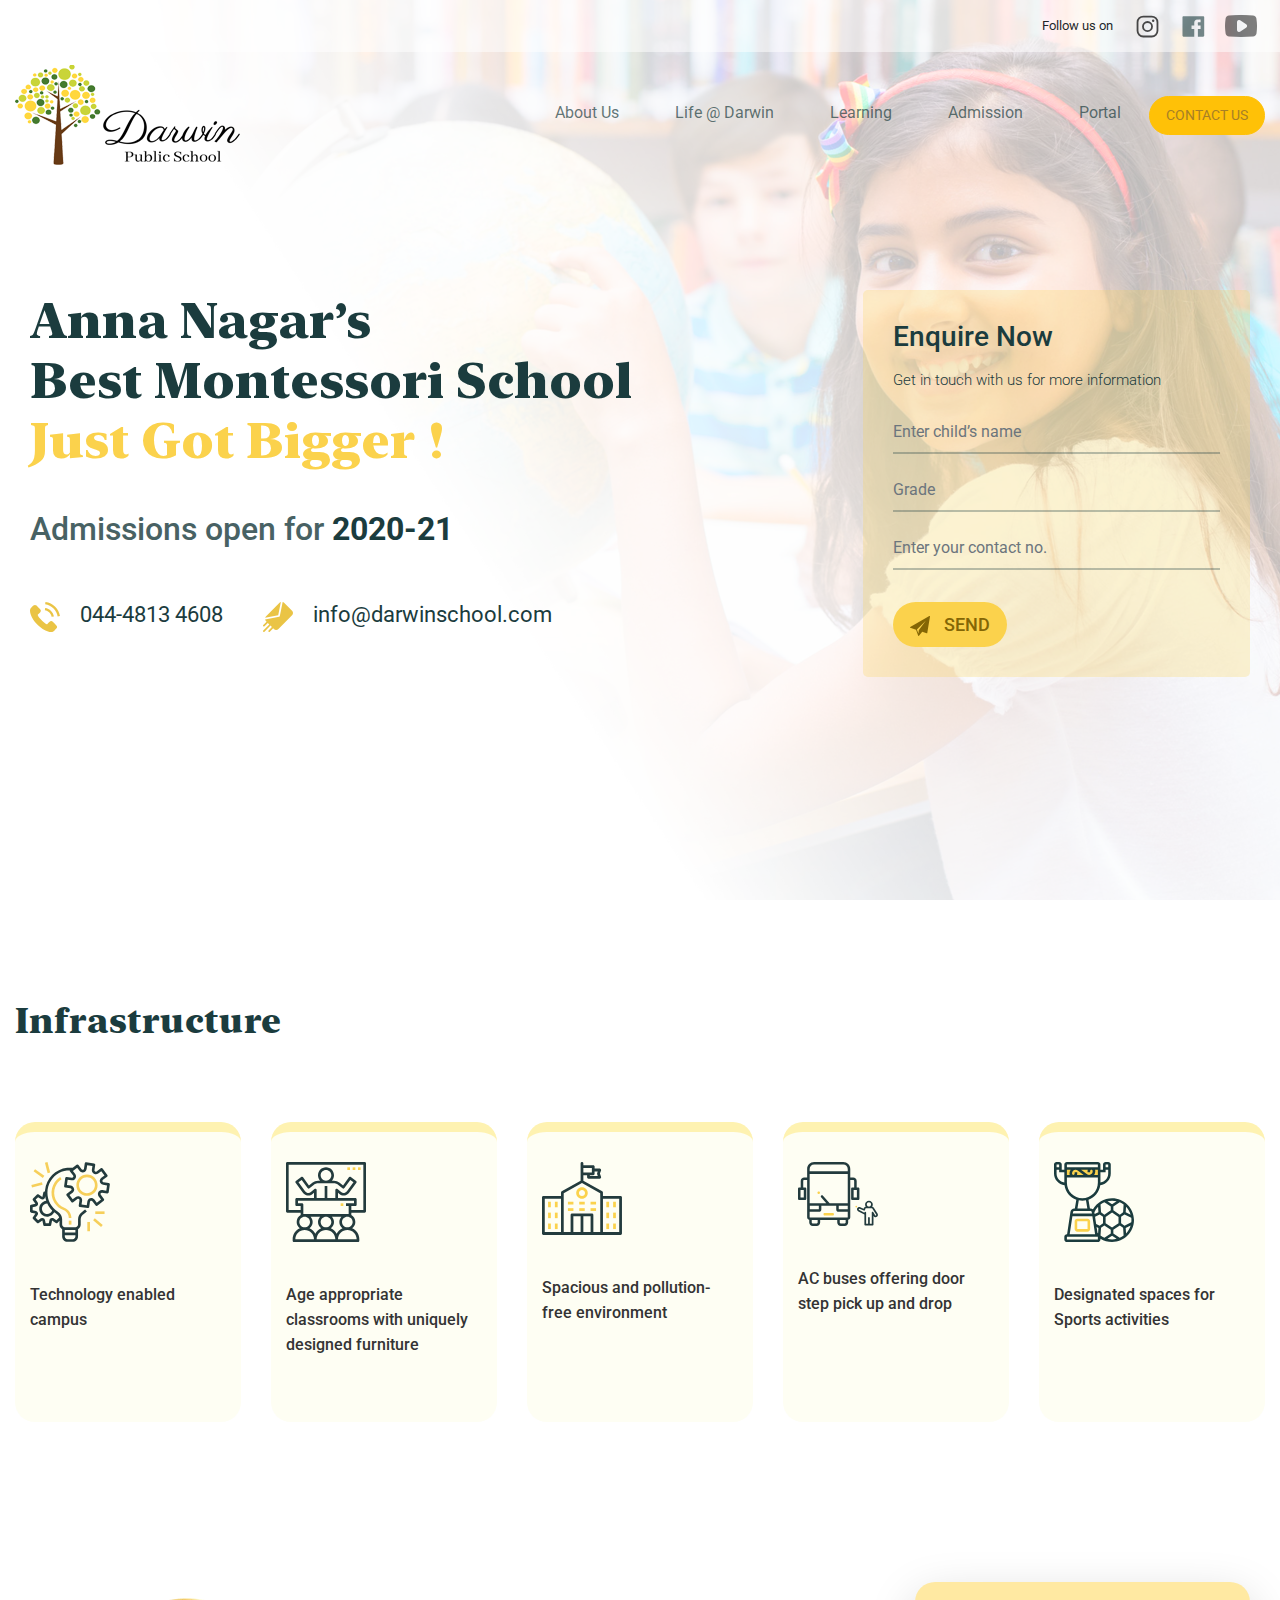
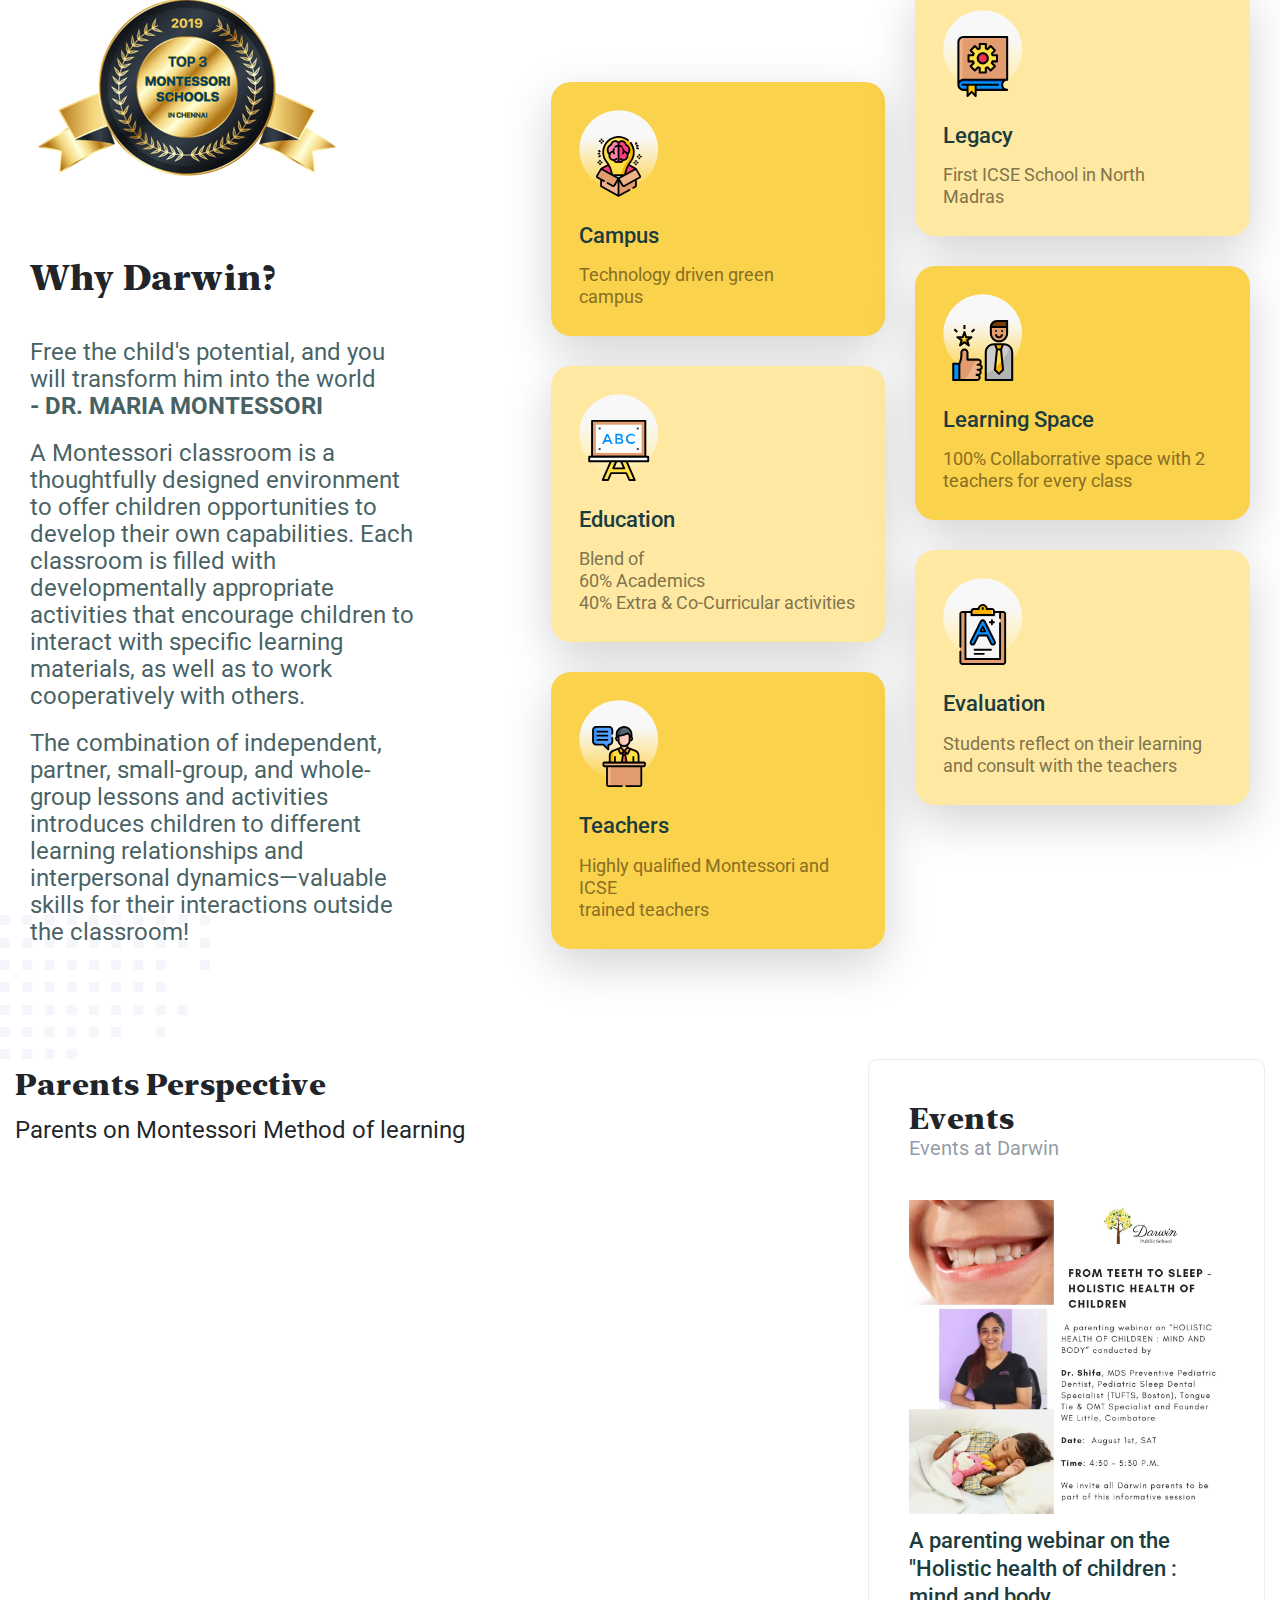
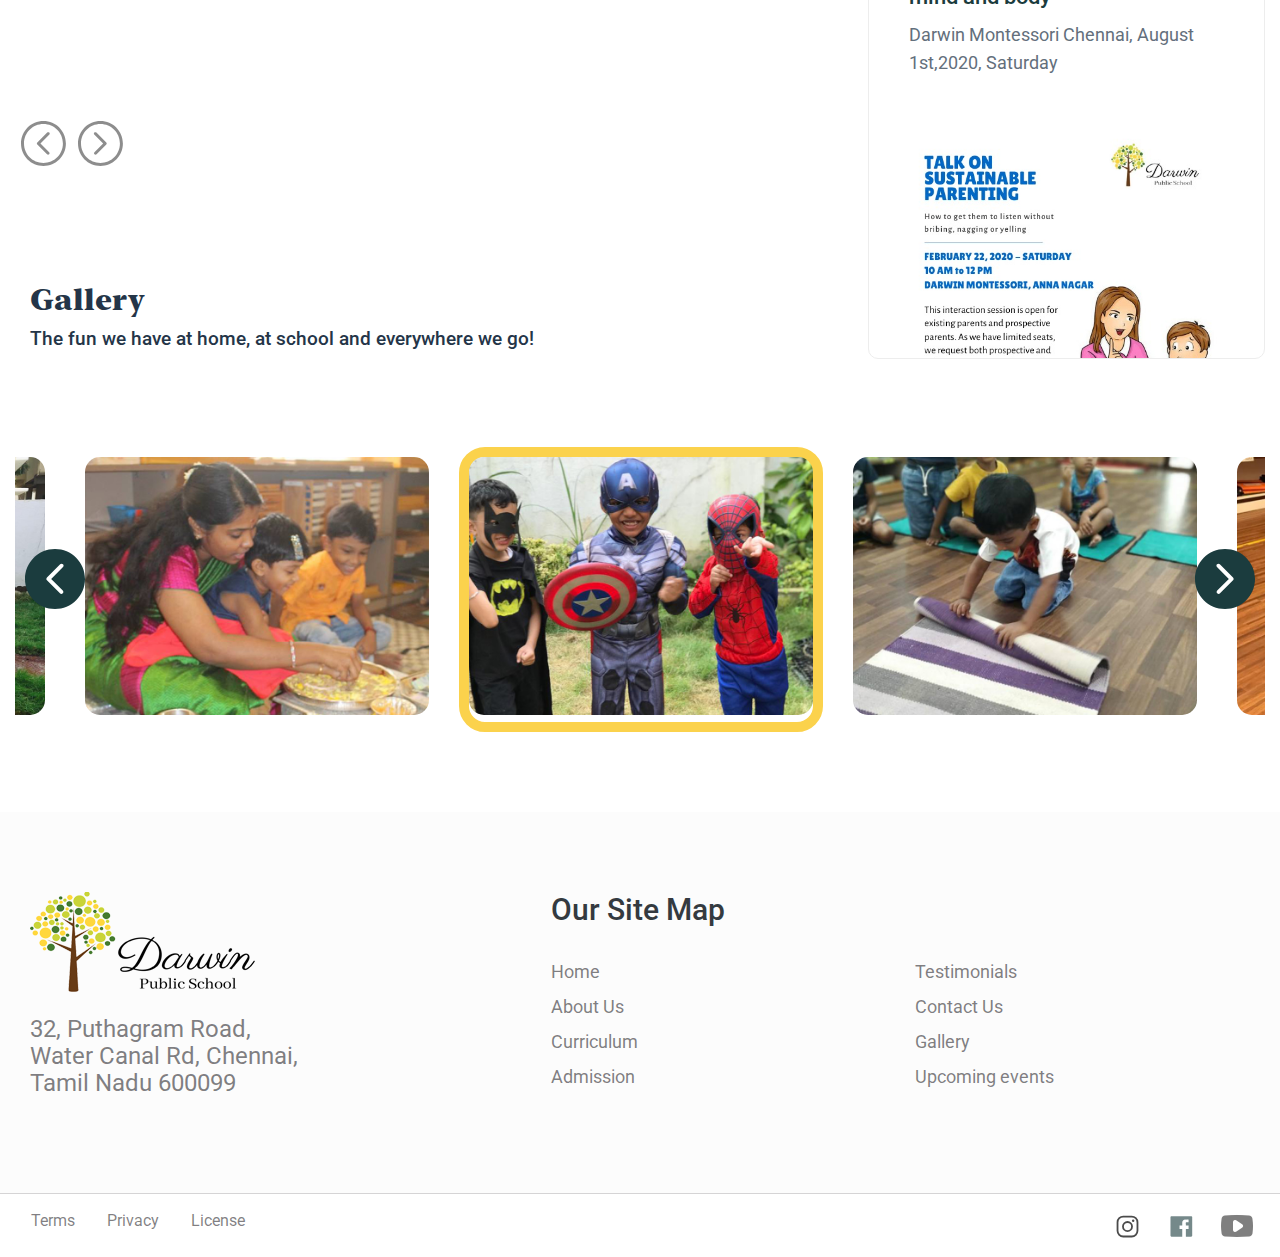
<file: index.html>
<!DOCTYPE html>
<html lang="en">
  <head>
    <!-- Required meta tags -->
    <meta charset="utf-8" />
    <meta
      name="viewport"
      content="width=device-width, initial-scale=1, shrink-to-fit=no"
    />

    <!-- Bootstrap CSS -->
    <link rel="stylesheet" href="css/bootstrap.min.css" />
    <link rel="stylesheet" href="scss/custom.css" />
    <link rel="stylesheet" href="scss/responsive.css" />
    <link rel="stylesheet" href="fonts/stylesheet.css" />
    <link rel="stylesheet" href="css/slick.css" />
    <link
      href="https://fonts.googleapis.com/css2?family=Roboto:wght@300;400;500;700&display=swap"
      rel="stylesheet"
    />

    <title>Darwin Public School</title>
    <link rel="shortcut icon" href="images/favicon.png" type="image/png" />
  </head>
  <body>
    <div class="container-fluid position-absolute">
      <div class="row social-top">
        <div class="container">
          <div class="row">
            <div class="col-md-auto social-top-content ml-auto">
              <span>Follow us on</span>
              <a
                href="https://www.instagram.com/darwinpublicschool/"
                target="_blank"
              >
                <img src="images/insta-icon.svg" class="insta-icon" alt="" />
              </a>
              <a
                href="https://www.facebook.com/darwinpublicschool/"
                target="_blank"
              >
                <img src="images/icon-fb.svg" alt="" />
              </a>
              <a
                href="https://www.youtube.com/channel/UCVIfw1fNpS28ihT_WG0MjDA"
                target="_blank"
              >
                <img src="images/youtube.png" alt="" />
              </a>
            </div>
          </div>
        </div>
      </div>
      <header class="container px-0">
        <nav class="navbar navbar-expand-lg navbar-light px-0">
          <a class="navbar-brand" href="index.html"
            ><img src="images/darwin-logo.png" alt=""
          /></a>
          <button
            class="navbar-toggler bg-warning"
            type="button"
            data-toggle="collapse"
            data-target="#navbarSupportedContent"
            aria-controls="navbarSupportedContent"
            aria-expanded="false"
            aria-label="Toggle navigation"
          >
            <span class="navbar-toggler-icon"></span>
          </button>

          <div class="collapse navbar-collapse" id="navbarSupportedContent">
            <ul class="navbar-nav ml-auto py-4 py-md-0">
              <li class="nav-item">
                <a class="nav-link" href="about.html"
                  >About Us <span class="sr-only">(current)</span></a
                >
              </li>
              <li class="nav-item">
                <a class="nav-link" href="darwin-life.html">Life @ Darwin</a>
              </li>
              <li class="nav-item">
                <a class="nav-link" href="learning.html">Learning</a>
              </li>
              <li class="nav-item">
                <a class="nav-link" href="admission.html">Admission</a>
              </li>
              <li class="nav-item">
                <a
                  class="nav-link"
                  target="_blank"
                  href="https://parent.neverskip.com/"
                  >Portal</a
                >
              </li>
            </ul>
            <a href="contact.html" class="btn btn-warning rounded-pill btn-lg">
              Contact Us
            </a>
          </div>
        </nav>
      </header>
    </div>
    <div class="container-fluid main-banner">
      <div class="container">
        <div class="row">
          <div class="col-sm-12 col-lg-7">
            <h1>
              <span
                >Anna Nagar’s <br />
                Best Montessori School
              </span>
              <br />
              Just Got Bigger !
            </h1>
            <h3>Admissions open for <span>2020-21 </span></h3>
            <div class="col px-0 banner-contact">
              <span>
                <img src="images/home-phone-icon.svg" alt="" /> 044-4813 4608
              </span>
              <span>
                <a href="mailto:info@darwinschool.com">
                  <img src="images/darwin-mail-icon.svg" alt="" />
                  info@darwinschool.com</a
                >
              </span>
            </div>
          </div>
          <div class="col-sm-12 col-lg-4 offset-lg-1 mt-auto">
            <div class="enquire-now">
              <h4>Enquire Now</h4>
              <p>Get in touch with us for more information</p>
              <form>
                <div class="form-group">
                  <input
                    type="text"
                    class="form-control"
                    id="childName"
                    aria-describedby="emailHelp"
                    placeholder="Enter child’s name"
                  />
                </div>
                <div class="form-group">
                  <input
                    type="text"
                    class="form-control"
                    id="parentsName"
                    aria-describedby="emailHelp"
                    placeholder="Grade"
                  />
                </div>
                <div class="form-group">
                  <input
                    type="text"
                    class="form-control"
                    id="contactNo"
                    placeholder="Enter your contact no."
                  />
                </div>
                <!-- <h6>Admissions open from 2020-21</h6> -->
                <button type="submit" class="btn rounded-pill btn-lg mt-3">
                  <img src="images/send-icon.svg" alt="" /> SEND
                </button>
              </form>
            </div>
          </div>
        </div>
      </div>
    </div>
    <div class="container infrastructure">
      <div class="row">
        <div class="col">
          <h2>Infrastructure</h2>
        </div>
      </div>
      <div class="row">
        <div class="col-12 col-sm-4 col-lg">
          <div class="infrastructure-info">
            <img src="images/tech-enabled-campus.svg" alt="" />
            <h6>Technology enabled campus</h6>
          </div>
        </div>
        <div class="col-12 col-sm-4 col-lg">
          <div class="infrastructure-info">
            <img src="images/planned-classrooms.svg" alt="" />
            <h6>Age appropriate classrooms with uniquely designed furniture</h6>
          </div>
        </div>
        <div class="col-12 col-sm-4 col-lg mb-sm-5 mb-lg-0">
          <div class="infrastructure-info">
            <img src="images/great-environment.svg" alt="" />
            <h6>Spacious and pollution-free environment</h6>
          </div>
        </div>
        <div class="col-12 col-sm-4 col-lg">
          <div class="infrastructure-info">
            <img src="images/acbus-doorstep.svg" alt="" />
            <h6>AC buses offering door step pick up and drop</h6>
          </div>
        </div>
        <div class="col-12 col-sm-4 col-lg">
          <div class="infrastructure-info">
            <img src="images/winner.svg" alt="" />
            <h6>Designated spaces for Sports activities</h6>
          </div>
        </div>
      </div>
    </div>
    <div class="container-fluid why-darwin">
      <div class="container">
        <div class="row">
          <div class="col-sm-12 col-lg-4">
            <img src="images/top-school-badge.png" class="img-fluid" alt="" />
            <h2>Why Darwin?</h2>
            <p>
              Free the child's potential, and you will transform him into the
              world <span>- DR. MARIA MONTESSORI</span>
            </p>
            <p>
              A Montessori classroom is a thoughtfully designed environment to
              offer children opportunities to develop their own capabilities.
              Each classroom is filled with developmentally appropriate
              activities that encourage children to interact with specific
              learning materials, as well as to work cooperatively with others.
            </p>

            <p>
              The combination of independent, partner, small-group, and
              whole-group lessons and activities introduces children to
              different learning relationships and interpersonal
              dynamics—valuable skills for their interactions outside the
              classroom!
            </p>
          </div>
          <div class="col-lg-7 offset-lg-1 mt-sm-5 mt-lg-0">
            <div class="row">
              <div class="col-sm-6 col-lg-6">
                <div class="darwin-speciality shadow-lg first-box-mt">
                  <img src="images/darwin-campus.svg" alt="" />
                  <div>
                    <h4>Campus</h4>
                    <p>
                      Technology driven green <br />
                      campus
                    </p>
                  </div>
                </div>
                <div class="darwin-speciality speciality-light-bg shadow-lg">
                  <img src="images/darwin-education.svg" alt="" />
                  <div>
                    <h4>Education</h4>
                    <p>
                      Blend of <br />
                      60% Academics <br />
                      40% Extra &amp; Co-Curricular activities
                    </p>
                  </div>
                </div>
                <div class="darwin-speciality shadow-lg">
                  <img src="images/darwin-teachers.svg" alt="" />
                  <div>
                    <h4>Teachers</h4>
                    <p>
                      Highly qualified Montessori and ICSE <br />
                      trained teachers
                    </p>
                  </div>
                </div>
              </div>
              <div class="col-md-6">
                <div class="darwin-speciality speciality-light-bg shadow-lg">
                  <img src="images/darwin-legacy.svg" alt="" />
                  <div>
                    <h4>Legacy</h4>
                    <p>
                      First ICSE School in North <br />
                      Madras
                    </p>
                  </div>
                </div>
                <div class="darwin-speciality shadow-lg">
                  <img src="images/darwin-learning-space.svg" alt="" />
                  <div>
                    <h4>Learning Space</h4>
                    <p>
                      100% Collaborrative space with 2 teachers for every class
                    </p>
                  </div>
                </div>
                <div class="darwin-speciality speciality-light-bg shadow-lg">
                  <img src="images/darwin-evaluation.svg" alt="" />
                  <div>
                    <h4>Evaluation</h4>
                    <p>
                      Students reflect on their learning and consult with the
                      teachers
                    </p>
                  </div>
                </div>
              </div>
            </div>
          </div>
        </div>
      </div>
    </div>
    <div class="container video-blog" id="videoGallery">
      <div class="row">
        <div class="col-sm-12 col-lg-7">
          <div class="row">
            <div class="col perspective-headings">
              <h3>Parents Perspective</h3>
              <p>Parents on Montessori Method of learning</p>
            </div>
          </div>
          <div class="row">
            <div class="col">
              <div
                id="carouselExampleIndicators"
                class="carousel slide"
                data-ride="carousel"
              >
                <div class="carousel-inner">
                  <div class="carousel-item active">
                    <iframe
                      class="active-video d-block w-100"
                      src="https://www.youtube.com/embed/evyIbeQJFcQ"
                      frameborder="0"
                      allow="accelerometer; autoplay; encrypted-media; gyroscope; picture-in-picture"
                      allowfullscreen
                    ></iframe>
                    <!-- <img
                      src="images/blog-event1.png"
                      class="d-block w-100"
                      alt="..."
                    /> -->
                  </div>
                  <div class="carousel-item">
                    <iframe
                      class="active-video d-block w-100"
                      src="https://www.youtube.com/embed/ZTHhHr5wjwY"
                      frameborder="0"
                      allow="accelerometer; autoplay; encrypted-media; gyroscope; picture-in-picture"
                      allowfullscreen
                    ></iframe>
                  </div>
                  <div class="carousel-item">
                    <iframe
                      class="active-video d-block w-100"
                      src="https://www.youtube.com/embed/3_6ZCCjMzZ0"
                      frameborder="0"
                      allow="accelerometer; autoplay; encrypted-media; gyroscope; picture-in-picture"
                      allowfullscreen
                    ></iframe>
                  </div>
                  <!-- <div class="carousel-item">
                    <iframe
                      class="active-video d-block w-100"
                      src="https://www.youtube.com/embed/5PheS35jBtw"
                      frameborder="0"
                      allow="accelerometer; autoplay; encrypted-media; gyroscope; picture-in-picture"
                      allowfullscreen
                    ></iframe>
                    <iframe
                      class="active-video d-block w-100"
                      width="560"
                      height="315"
                      src="https://www.youtube.com/embed/PJtKxRPrl4o"
                      frameborder="0"
                      allow="accelerometer; autoplay; clipboard-write; encrypted-media; gyroscope; picture-in-picture"
                      allowfullscreen
                    ></iframe>
                  </div> -->
                </div>
                <ol class="carousel-indicators">
                  <li
                    data-target="#carouselExampleIndicators"
                    data-slide-to="0"
                    class="active"
                  >
                    <iframe
                      class="video-tile d-block w-100"
                      src="https://www.youtube.com/embed/evyIbeQJFcQ"
                      frameborder="0"
                      allow="accelerometer; autoplay; encrypted-media; gyroscope; picture-in-picture"
                      allowfullscreen
                    ></iframe>
                    <div class="tile-overlay"></div>
                    <p>Lorem ipsum, or lipsum as it is sometimes known.</p>
                  </li>
                  <li
                    data-target="#carouselExampleIndicators"
                    data-slide-to="1"
                  >
                    <iframe
                      class="video-tile d-block w-100"
                      src="https://www.youtube.com/embed/ZTHhHr5wjwY"
                      frameborder="0"
                      allow="accelerometer; autoplay; encrypted-media; gyroscope; picture-in-picture"
                      allowfullscreen
                    ></iframe>
                    <div class="tile-overlay"></div>
                    <p>Lorem ipsum, or lipsum as it is sometimes known.</p>
                  </li>
                  <li
                    data-target="#carouselExampleIndicators"
                    data-slide-to="2"
                  >
                    <iframe
                      class="video-tile d-block w-100"
                      src="https://www.youtube.com/embed/3_6ZCCjMzZ0"
                      frameborder="0"
                      allow="accelerometer; autoplay; encrypted-media; gyroscope; picture-in-picture"
                      allowfullscreen
                    ></iframe>
                    <div class="tile-overlay"></div>
                    <p>Lorem ipsum, or lipsum as it is sometimes known.</p>
                  </li>
                  <!-- <li
                    data-target="#carouselExampleIndicators"
                    data-slide-to="3"
                  >
                  <iframe
                      class="video-tile d-block w-100"
                      src="https://www.youtube.com/embed/5PheS35jBtw"
                      frameborder="0"
                      allow="accelerometer; autoplay; encrypted-media; gyroscope; picture-in-picture"
                      allowfullscreen
                    ></iframe>
                    <div class="tile-overlay"></div> 

                    <iframe
                      class="video-tile d-block w-100"
                      width="560"
                      height="315"
                      src="https://www.youtube.com/embed/PJtKxRPrl4o"
                      frameborder="0"
                      allow="accelerometer; autoplay; clipboard-write; encrypted-media; gyroscope; picture-in-picture"
                      allowfullscreen
                    ></iframe>
                    <div class="tile-overlay"></div>

                    <p>Lorem ipsum, or lipsum as it is sometimes known.</p>
                  </li> -->
                </ol>

                <div class="d-flex">
                  <a
                    class="carousel-control-prev"
                    href="#carouselExampleIndicators"
                    role="button"
                    data-slide="prev"
                  >
                    <img src="images/carousel-arrow-left.svg" alt="" />
                  </a>
                  <a
                    class="carousel-control-next"
                    href="#carouselExampleIndicators"
                    role="button"
                    data-slide="next"
                  >
                    <img src="images/carousel-arrow-right.svg" alt="" />
                  </a>
                </div>
              </div>
            </div>
          </div>
        </div>
        <div class="col-sm-12 col-lg-4 offset-lg-1">
          <div class="blog-events">
            <div class="d-flex justify-content-between darwin-events">
              <h3>Events <span class="d-block"> Events at Darwin</span></h3>
              <!-- <a href="#">View All</a> -->
            </div>
            <div class="event-box">
              <img src="images/Event1.jpg" class="img-fluid" alt="" />
              <h4>
                A parenting webinar on the "Holistic health of children : mind
                and body
              </h4>
              <p>Darwin Montessori Chennai, August 1st,2020, Saturday</p>
            </div>
            <div class="event-box">
              <img src="images/Event2.jpg" class="img-fluid" alt="" />
              <h4>Talk on sustainable parenting</h4>
              <p>Darwin Montessori Chennai, Feb 22nd , 2020, Saturday</p>
            </div>
            <div class="event-box">
              <img src="images/Event3.jpg" class="img-fluid" alt="" />
              <h4>Workshop on child psychology for early years</h4>
              <p>
                Darwin Montessori Chennai, Saturday, 25th Jan, 2020, Saturday
              </p>
            </div>
            <div class="event-box">
              <img src="images/Event4.jpg" class="img-fluid" alt="" />
              <h4>Workshop on introducing Mathematics to children</h4>
              <p>Darwin Montessori Chennai, Saturday, April 6th , 2019</p>
            </div>
            <div class="event-box">
              <img src="images/Event5.jpg" class="img-fluid" alt="" />
              <h4>Phonic Learning - Road to Reading and writing:</h4>
              <p>Darwin Montessori Chennai, Saturday, Feb 2, 2019, 10:00 AM</p>
            </div>
          </div>
        </div>
      </div>
    </div>
    <div class="container-fluid gallery-page" id="galleryCarousel">
      <div class="container">
        <div class="row">
          <div class="col">
            <h3>
              Gallery
              <span class="d-block">
                The fun we have at home, at school and everywhere we go!
              </span>
            </h3>
          </div>
        </div>
        <!-- <div class="row">
          <div class="col d-flex justify-content-between">
            <ul class="nav nav-pills">
              <li class="nav-item">
                <a class="nav-link active" href="javascript:;"
                  >SCHOOL ACTIVITY</a
                >
              </li>
              <li class="nav-item">
                <a class="nav-link" href="javascript:;">SCHOOL EVENT</a>
              </li>
              <li class="nav-item">
                <a class="nav-link" href="#">OUTDOOR ACTIVITY</a>
              </li>
              <li class="nav-item">
                <a class="nav-link" href="javascript:;">PARENTS MEET</a>
              </li>
            </ul>
          </div>
        </div> -->
      </div>
      <div class="row">
        <div class="col">
          <div class="slick-slider">
            <div class="slick-item-box">
              <img
                src="images/home-gallery-img1.jpg"
                class="img-fluid"
                alt=""
              />
              <!-- <div class="active-content">
                <h4>
                  The fun we have at home, at school and everywhere we go!
                </h4>
                 <h5>Saturday, 6 April 2019</h5>
              </div> -->
            </div>
            <div class="slick-item-box">
              <img
                src="images/home-gallery-img2.jpg"
                class="img-fluid"
                alt=""
              />
              <!-- <div class="active-content">
                <h4>
                  The fun we have at home, at school and everywhere we go!
                </h4>
                 <h5>Saturday, 6 April 2019</h5>
              </div> -->
            </div>
            <div class="slick-item-box">
              <img
                src="images/home-gallery-img3.jpg"
                class="img-fluid"
                alt=""
              />
              <!-- <div class="active-content">
                <h4>
                  The fun we have at home, at school and everywhere we go!
                </h4>
                 <h5>Saturday, 6 April 2019</h5>
              </div> -->
            </div>
            <div class="slick-item-box">
              <img
                src="images/home-gallery-img4.jpg"
                class="img-fluid"
                alt=""
              />
              <!-- <div class="active-content">
                <h4>
                  The fun we have at home, at school and everywhere we go!
                </h4>
                 <h5>Saturday, 6 April 2019</h5>
              </div> -->
            </div>
            <div class="slick-item-box">
              <img
                src="images/home-gallery-img5.jpg"
                class="img-fluid"
                alt=""
              />
              <!-- <div class="active-content">
                <h4>
                  The fun we have at home, at school and everywhere we go!
                </h4>
                 <h5>Saturday, 6 April 2019</h5>
              </div> -->
            </div>
            <div class="slick-item-box">
              <img
                src="images/home-gallery-img6.jpg"
                class="img-fluid"
                alt=""
              />
              <!-- <div class="active-content">
                <h4>
                  The fun we have at home, at school and everywhere we go!
                </h4>
                 <h5>Saturday, 6 April 2019</h5>
              </div> -->
            </div>
            <div class="slick-item-box">
              <img
                src="images/home-gallery-img7.jpg"
                class="img-fluid"
                alt=""
              />
              <!-- <div class="active-content">
                <h4>
                  The fun we have at home, at school and everywhere we go!
                </h4>
                 <h5>Saturday, 6 April 2019</h5>
              </div> -->
            </div>
            <div class="slick-item-box">
              <img
                src="images/home-gallery-img8.jpg"
                class="img-fluid"
                alt=""
              />
              <!-- <div class="active-content">
                <h4>
                  The fun we have at home, at school and everywhere we go!
                </h4>
                 <h5>Saturday, 6 April 2019</h5>
              </div> -->
            </div>
            <div class="slick-item-box">
              <img
                src="images/home-gallery-img9.jpg"
                class="img-fluid"
                alt=""
              />
              <!-- <div class="active-content">
                <h4>
                  The fun we have at home, at school and everywhere we go!
                </h4>
                 <h5>Saturday, 6 April 2019</h5>
              </div> -->
            </div>
            <div class="slick-item-box">
              <img
                src="images/home-gallery-img10.jpg"
                class="img-fluid"
                alt=""
              />
              <!-- <div class="active-content">
                <h4>
                  The fun we have at home, at school and everywhere we go!
                </h4>
                 <h5>Saturday, 6 April 2019</h5>
              </div> -->
            </div>
            <div class="slick-item-box">
              <img
                src="images/home-gallery-img11.jpg"
                class="img-fluid"
                alt=""
              />
              <!-- <div class="active-content">
                <h4>
                  The fun we have at home, at school and everywhere we go!
                </h4>
                 <h5>Saturday, 6 April 2019</h5>
              </div> -->
            </div>
          </div>
        </div>
      </div>
    </div>
    <footer class="container-fluid">
      <div class="container">
        <div class="row">
          <div class="col-md-5">
            <img src="images/darwin-logo.png" alt="" />
            <p class="mt-4">
              32, Puthagram Road, <br />
              Water Canal Rd, Chennai, <br />
              Tamil Nadu 600099
            </p>
          </div>
          <div class="col-md-7">
            <div class="row">
              <div class="col"><h4 class="text-dark">Our Site Map</h4></div>
            </div>
            <div class="row">
              <div class="col-md-6">
                <ul class="p-0">
                  <li><a href="index.html"> Home </a></li>
                  <li><a href="about.html"> About Us </a></li>
                  <li><a href="learning.html"> Curriculum</a></li>
                  <li><a href="admission.html"> Admission</a></li>
                </ul>
              </div>
              <div class="col-md-6">
                <ul class="p-0">
                  <li><a href="index.html#videoGallery"> Testimonials </a></li>
                  <li>
                    <a href="contact.html"> Contact Us </a>
                  </li>
                  <li>
                    <a href="index.html#galleryCarousel"> Gallery </a>
                  </li>
                  <li>
                    <a href="index.html#videoGallery"> Upcoming events</a>
                  </li>
                </ul>
              </div>
              <!-- <div class="col-md-4">
                <h5>News</h5>
                <p>Lorem ipsum, or lipsum as it is sometimes kno</p>
              </div> -->
            </div>
          </div>
        </div>
      </div>
    </footer>

    <div class="container-fluid terms">
      <div class="container">
        <div class="row">
          <div class="col-md-6">
            <ul class="nav">
              <li class="nav-item">
                <a class="nav-link active" href="#">Terms</a>
              </li>
              <li class="nav-item">
                <a class="nav-link" href="#">Privacy</a>
              </li>
              <li class="nav-item">
                <a class="nav-link" href="#">License</a>
              </li>
            </ul>
          </div>
          <div class="col-md-6 social-footer text-center text-md-right">
            <a
              href="https://www.instagram.com/darwinpublicschool/"
              target="_blank"
            >
              <img src="images/insta-icon.svg" class="insta-icon" alt="" />
            </a>
            <a
              href="https://www.facebook.com/darwinpublicschool/"
              target="_blank"
            >
              <img src="images/icon-fb.svg" alt="" />
            </a>
            <a
              href="https://www.youtube.com/channel/UCVIfw1fNpS28ihT_WG0MjDA"
              target="_blank"
            >
              <img src="images/youtube.png" alt="" />
            </a>
          </div>
        </div>
      </div>
    </div>
    <!-- Optional JavaScript -->
    <!-- jQuery first, then Popper.js, then Bootstrap JS -->
    <script src="js/jquery.min.js"></script>
    <script src="js/slick.js"></script>
    <script src="js/bootstrap.min.js"></script>
    <script>
      $('.slick-slider').slick({
        centerMode: true,
        slidesToShow: 3,
        dots: false,
        arrows: true,
        swipe: true,
        infinite: true,
        swipeToSlide: true,
        adaptiveHeight: true,
        responsive: [
          {
            breakpoint: 767,
            settings: { centerMode: false, slidesToShow: 2, slidesToScroll: 2 },
          },
        ],
      });
    </script>
    <script>
      $(document).ready(function () {
        $('.gallery-page .nav li a').click(function () {
          $('.gallery-page .nav li a').removeClass('active');

          $(this).addClass('active');
        });
      });
    </script>
  </body>
</html>
</file>
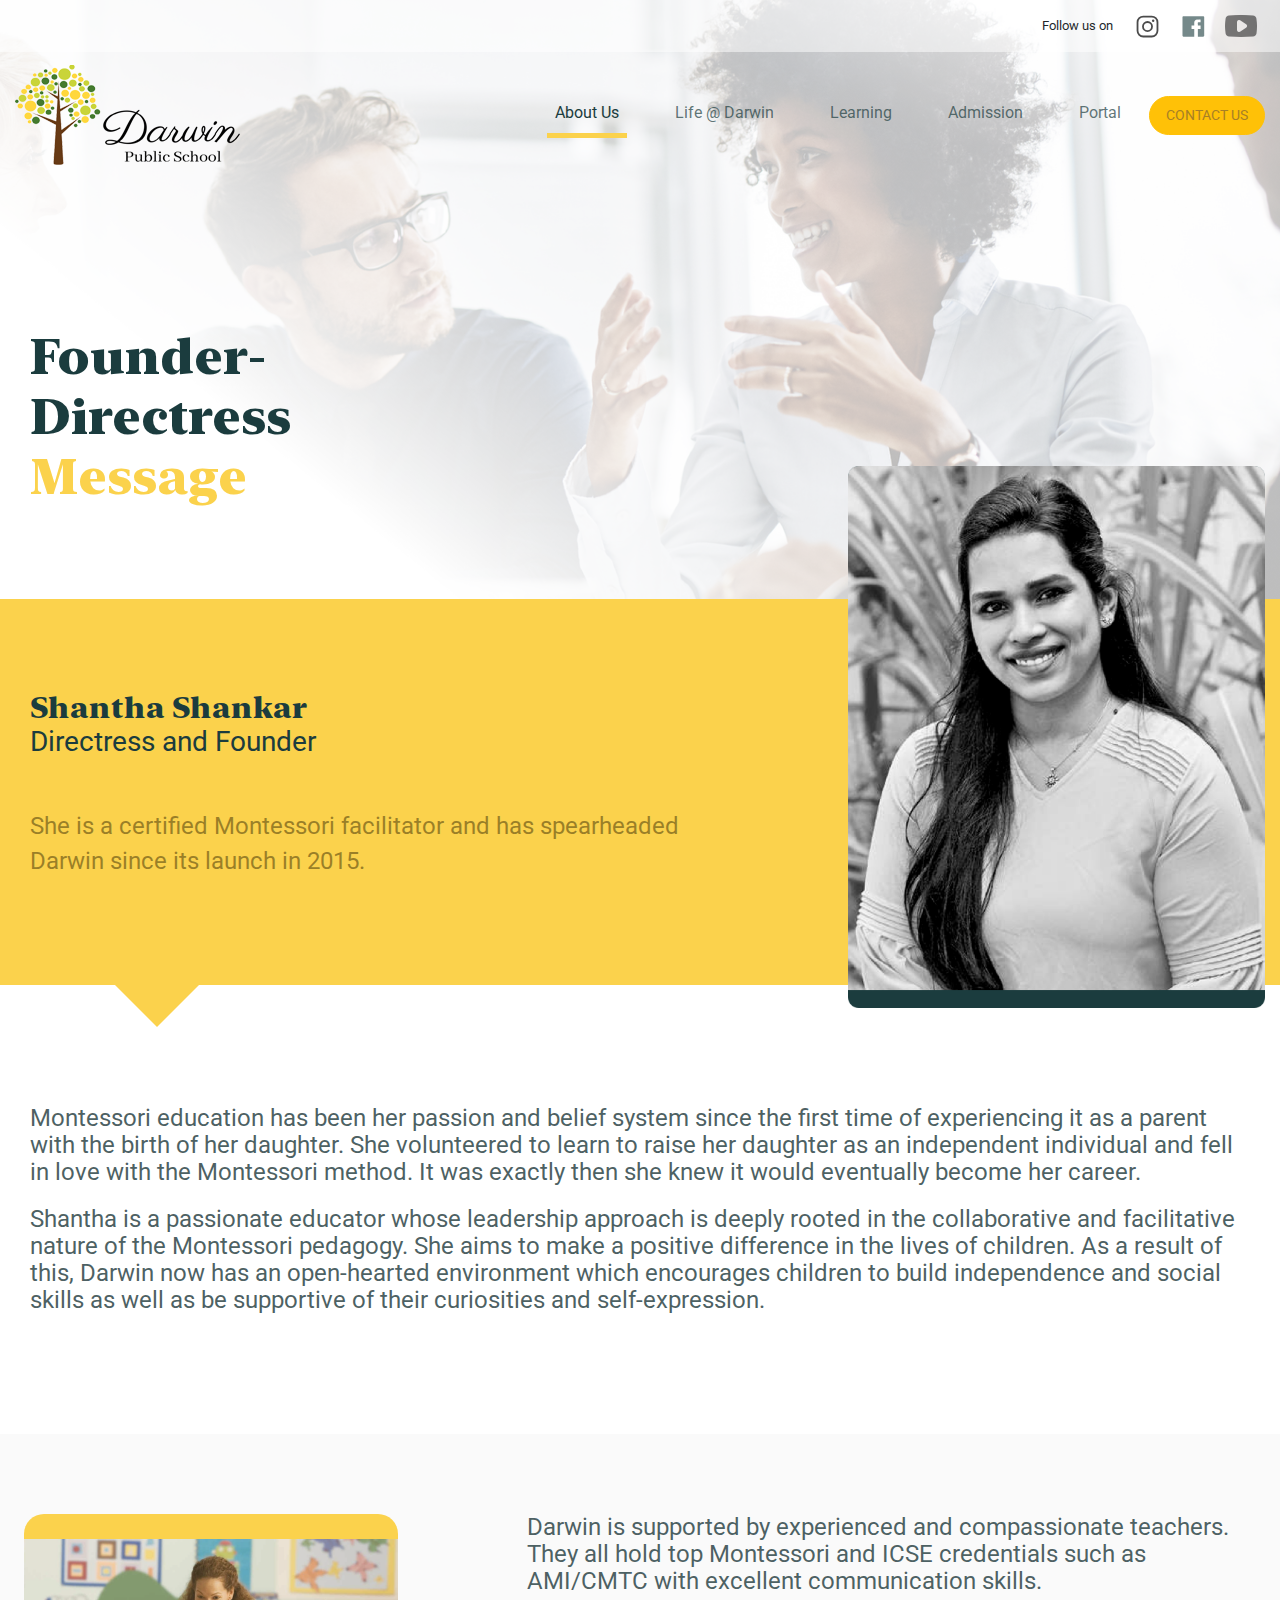
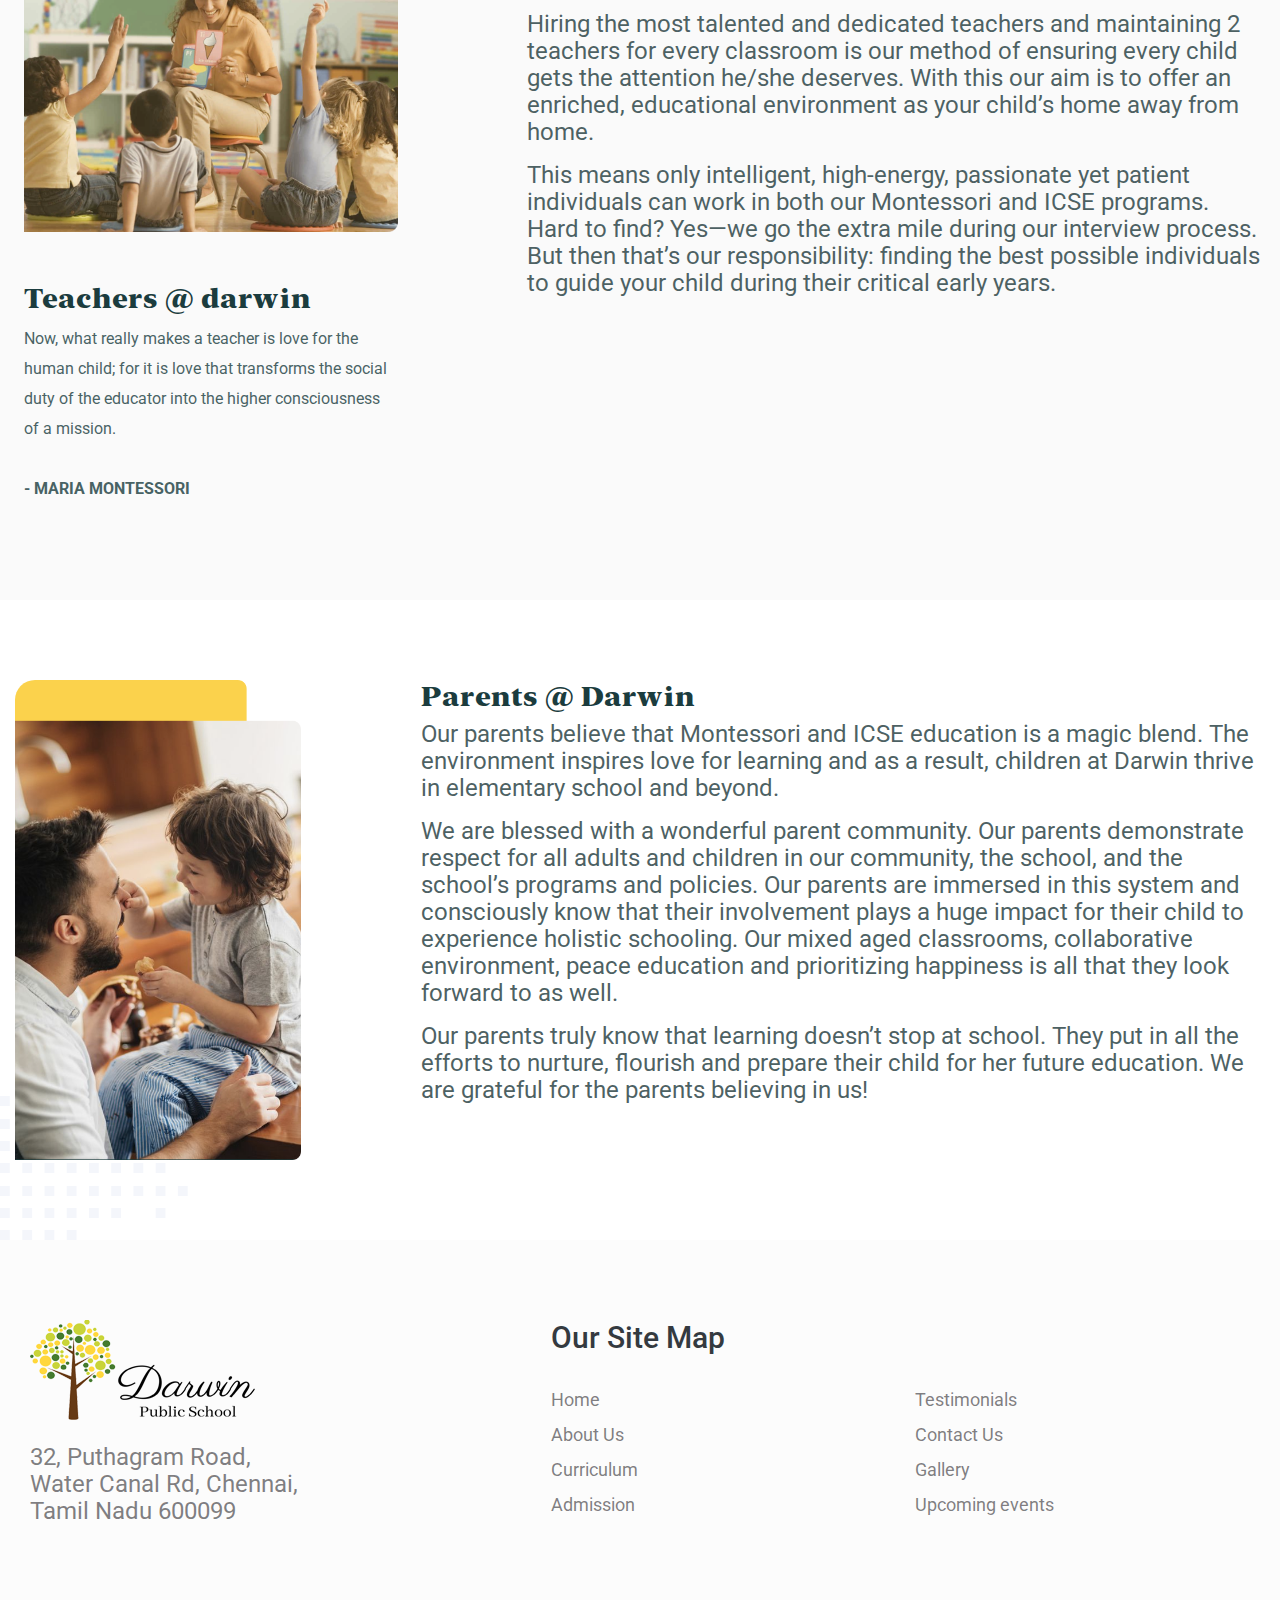
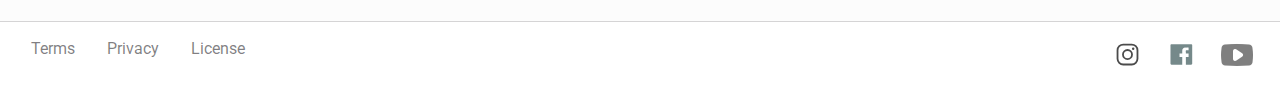
<file: about.html>
<!DOCTYPE html>
<html lang="en">
  <head>
    <!-- Required meta tags -->
    <meta charset="utf-8" />
    <meta
      name="viewport"
      content="width=device-width, initial-scale=1, shrink-to-fit=no"
    />

    <!-- Bootstrap CSS -->
    <link rel="stylesheet" href="css/bootstrap.min.css" />
    <link rel="stylesheet" href="scss/custom.css" />
    <link rel="stylesheet" href="scss/responsive.css" />
    <link rel="stylesheet" href="fonts/stylesheet.css" />
    <link
      href="https://fonts.googleapis.com/css2?family=Roboto:wght@300;400;500;700&display=swap"
      rel="stylesheet"
    />

    <title>Darwin Public School</title>
    <link rel="shortcut icon" href="images/favicon.png" type="image/png" />
  </head>
  <body>
    <div class="container-fluid position-absolute">
      <div class="row social-top">
        <div class="container">
          <div class="row">
            <div class="col-md-auto social-top-content ml-auto">
              <span>Follow us on</span>
              <a
                href="https://www.instagram.com/darwinpublicschool/"
                target="_blank"
              >
                <img src="images/insta-icon.svg" class="insta-icon" alt="" />
              </a>
              <a
                href="https://www.facebook.com/darwinpublicschool/"
                target="_blank"
              >
                <img src="images/icon-fb.svg" alt="" />
              </a>
              <a
                href="https://www.youtube.com/channel/UCVIfw1fNpS28ihT_WG0MjDA"
                target="_blank"
              >
                <img src="images/youtube.png" alt="" />
              </a>
            </div>
          </div>
        </div>
      </div>
      <header class="container px-0">
        <nav class="navbar navbar-expand-lg navbar-light px-0">
          <a class="navbar-brand" href="index.html"
            ><img src="images/darwin-logo.png" alt=""
          /></a>
          <button
            class="navbar-toggler bg-warning"
            type="button"
            data-toggle="collapse"
            data-target="#navbarSupportedContent"
            aria-controls="navbarSupportedContent"
            aria-expanded="false"
            aria-label="Toggle navigation"
          >
            <span class="navbar-toggler-icon"></span>
          </button>

          <div class="collapse navbar-collapse" id="navbarSupportedContent">
            <ul class="navbar-nav ml-auto py-4 py-md-0">
              <li class="nav-item active">
                <a class="nav-link" href="about.html"
                  >About Us <span class="sr-only">(current)</span></a
                >
              </li>
              <li class="nav-item">
                <a class="nav-link" href="darwin-life.html">Life @ Darwin</a>
              </li>
              <li class="nav-item">
                <a class="nav-link" href="learning.html">Learning</a>
              </li>
              <li class="nav-item">
                <a class="nav-link" href="admission.html">Admission</a>
              </li>
              <li class="nav-item">
                <a
                  class="nav-link"
                  target="_blank"
                  href="https://parent.neverskip.com/"
                  >Portal</a
                >
              </li>
            </ul>
            <a href="contact.html" class="btn btn-warning rounded-pill btn-lg">
              Contact Us
            </a>
          </div>
        </nav>
      </header>
    </div>
    <div class="container-fluid inner-banner registration-bg about-bg">
      <div class="container">
        <div class="row">
          <div class="col-md-5">
            <h1><span class="d-block">Founder-Directress </span> Message</h1>
          </div>
        </div>
      </div>
    </div>
    <div class="container-fluid director-bg">
      <div class="container">
        <div class="row">
          <div class="col director-box">
            <div class="row">
              <div class="col-md-7">
                <h3>
                  Shantha Shankar
                  <span class="d-block">Directress and Founder</span>
                </h3>
                <p>
                  She is a certified Montessori facilitator and has spearheaded
                  Darwin since its launch in 2015.
                </p>
              </div>
              <div class="col-md-5">
                <img
                  src="images/director.png"
                  class="director img-fluid"
                  alt=""
                />
              </div>
            </div>
          </div>
        </div>
      </div>
    </div>
    <div class="container-fluid big-font">
      <div class="container">
        <div class="row">
          <div class="col director-info">
            <p class="mb-5">
              Montessori education has been her passion and belief system since
              the first time of experiencing it as a parent with the birth of
              her daughter. She volunteered to learn to raise her daughter as an
              independent individual and fell in love with the Montessori
              method. It was exactly then she knew it would eventually become
              her career.
            </p>
            <p>
              Shantha is a passionate educator whose leadership approach is
              deeply rooted in the collaborative and facilitative nature of the
              Montessori pedagogy. She aims to make a positive difference in the
              lives of children. As a result of this, Darwin now has an
              open-hearted environment which encourages children to build
              independence and social skills as well as be supportive of their
              curiosities and self-expression.
            </p>
          </div>
        </div>
      </div>
    </div>
    <div class="container-fluid teacher-darwin big-font">
      <div class="row">
        <div class="col-md pl-md-0">
          <div class="container">
            <div class="row">
              <div class="col-sm-12 col-lg-4 px-4">
                <img
                  src="images/teachers-darwin.png"
                  class="left-align-img img-fluid"
                  alt=""
                />
                <h3>Teachers @ darwin</h3>
                <p class="quote">
                  Now, what really makes a teacher is love for the human child;
                  for it is love that transforms the social duty of the educator
                  into the higher consciousness of a mission.

                  <span> - Maria Montessori</span>
                </p>
              </div>
              <div class="col-sm-12 col-lg-7 offset-lg-1 px-4 px-lg-0">
                <p>
                  Darwin is supported by experienced and compassionate teachers.
                  They all hold top Montessori and ICSE credentials such as
                  AMI/CMTC with excellent communication skills.
                </p>
                <p>
                  Hiring the most talented and dedicated teachers and
                  maintaining 2 teachers for every classroom is our method of
                  ensuring every child gets the attention he/she deserves. With
                  this our aim is to offer an enriched, educational environment
                  as your child’s home away from home.
                </p>
                <p>
                  This means only intelligent, high-energy, passionate yet
                  patient individuals can work in both our Montessori and ICSE
                  programs. Hard to find? Yes—we go the extra mile during our
                  interview process. But then that’s our responsibility: finding
                  the best possible individuals to guide your child during their
                  critical early years.
                </p>
              </div>
            </div>
          </div>
        </div>
      </div>
    </div>
    <div class="container-fluid teacher-darwin parents-darwin big-font">
      <div class="row">
        <div class="col-md pl-md-0 px-3">
          <div class="container">
            <div class="row">
              <div class="col-sm-4 col-lg-3">
                <img
                  src="images/parents-darwin.png"
                  class="left-align-img img-fluid"
                  alt=""
                />
              </div>
              <div class="col-sm-8 col-lg-8 offset-lg-1 px-4 px-md-0">
                <h3 class="pt-md-0">Parents @ Darwin</h3>
                <p>
                  Our parents believe that Montessori and ICSE education is a
                  magic blend. The environment inspires love for learning and as
                  a result, children at Darwin thrive in elementary school and
                  beyond.
                </p>
                <p>
                  We are blessed with a wonderful parent community. Our parents
                  demonstrate respect for all adults and children in our
                  community, the school, and the school’s programs and policies.
                  Our parents are immersed in this system and consciously know
                  that their involvement plays a huge impact for their child to
                  experience holistic schooling. Our mixed aged classrooms,
                  collaborative environment, peace education and prioritizing
                  happiness is all that they look forward to as well.
                </p>
                <p>
                  Our parents truly know that learning doesn’t stop at school.
                  They put in all the efforts to nurture, flourish and prepare
                  their child for her future education. We are grateful for the
                  parents believing in us!
                </p>
              </div>
            </div>
          </div>
        </div>
      </div>
    </div>

    <footer class="container-fluid">
      <div class="container">
        <div class="row">
          <div class="col-md-5">
            <img src="images/darwin-logo.png" alt="" />
            <p class="mt-4">
              32, Puthagram Road, <br />
              Water Canal Rd, Chennai, <br />
              Tamil Nadu 600099
            </p>
          </div>
          <div class="col-md-7">
            <div class="row">
              <div class="col"><h4 class="text-dark">Our Site Map</h4></div>
            </div>
            <div class="row">
              <div class="col-md-6">
                <ul class="p-0">
                  <li><a href="index.html"> Home </a></li>
                  <li><a href="about.html"> About Us </a></li>
                  <li><a href="learning.html"> Curriculum</a></li>
                  <li><a href="admission.html"> Admission</a></li>
                </ul>
              </div>
              <div class="col-md-6">
                <ul class="p-0">
                  <li><a href="index.html#videoGallery"> Testimonials </a></li>
                  <li>
                    <a href="contact.html"> Contact Us </a>
                  </li>
                  <li>
                    <a href="index.html#galleryCarousel"> Gallery </a>
                  </li>
                  <li>
                    <a href="index.html#videoGallery"> Upcoming events</a>
                  </li>
                </ul>
              </div>
            </div>
          </div>
        </div>
      </div>
    </footer>
    <div class="container-fluid terms">
      <div class="container">
        <div class="row">
          <div class="col-md-6">
            <ul class="nav">
              <li class="nav-item">
                <a class="nav-link active" href="#">Terms</a>
              </li>
              <li class="nav-item">
                <a class="nav-link" href="#">Privacy</a>
              </li>
              <li class="nav-item">
                <a class="nav-link" href="#">License</a>
              </li>
            </ul>
          </div>
          <div class="col-md-6 social-footer text-center text-md-right">
            <a
              href="https://www.instagram.com/darwinpublicschool/"
              target="_blank"
            >
              <img src="images/insta-icon.svg" class="insta-icon" alt="" />
            </a>
            <a
              href="https://www.facebook.com/darwinpublicschool/"
              target="_blank"
            >
              <img src="images/icon-fb.svg" alt="" />
            </a>
            <a
              href="https://www.youtube.com/channel/UCVIfw1fNpS28ihT_WG0MjDA"
              target="_blank"
            >
              <img src="images/youtube.png" alt="" />
            </a>
          </div>
        </div>
      </div>
    </div>
    <!-- Optional JavaScript -->
    <!-- jQuery first, then Popper.js, then Bootstrap JS -->
    <script src="js/jquery.min.js"></script>
    <script src="js/bootstrap.min.js"></script>
  </body>
</html>
</file>
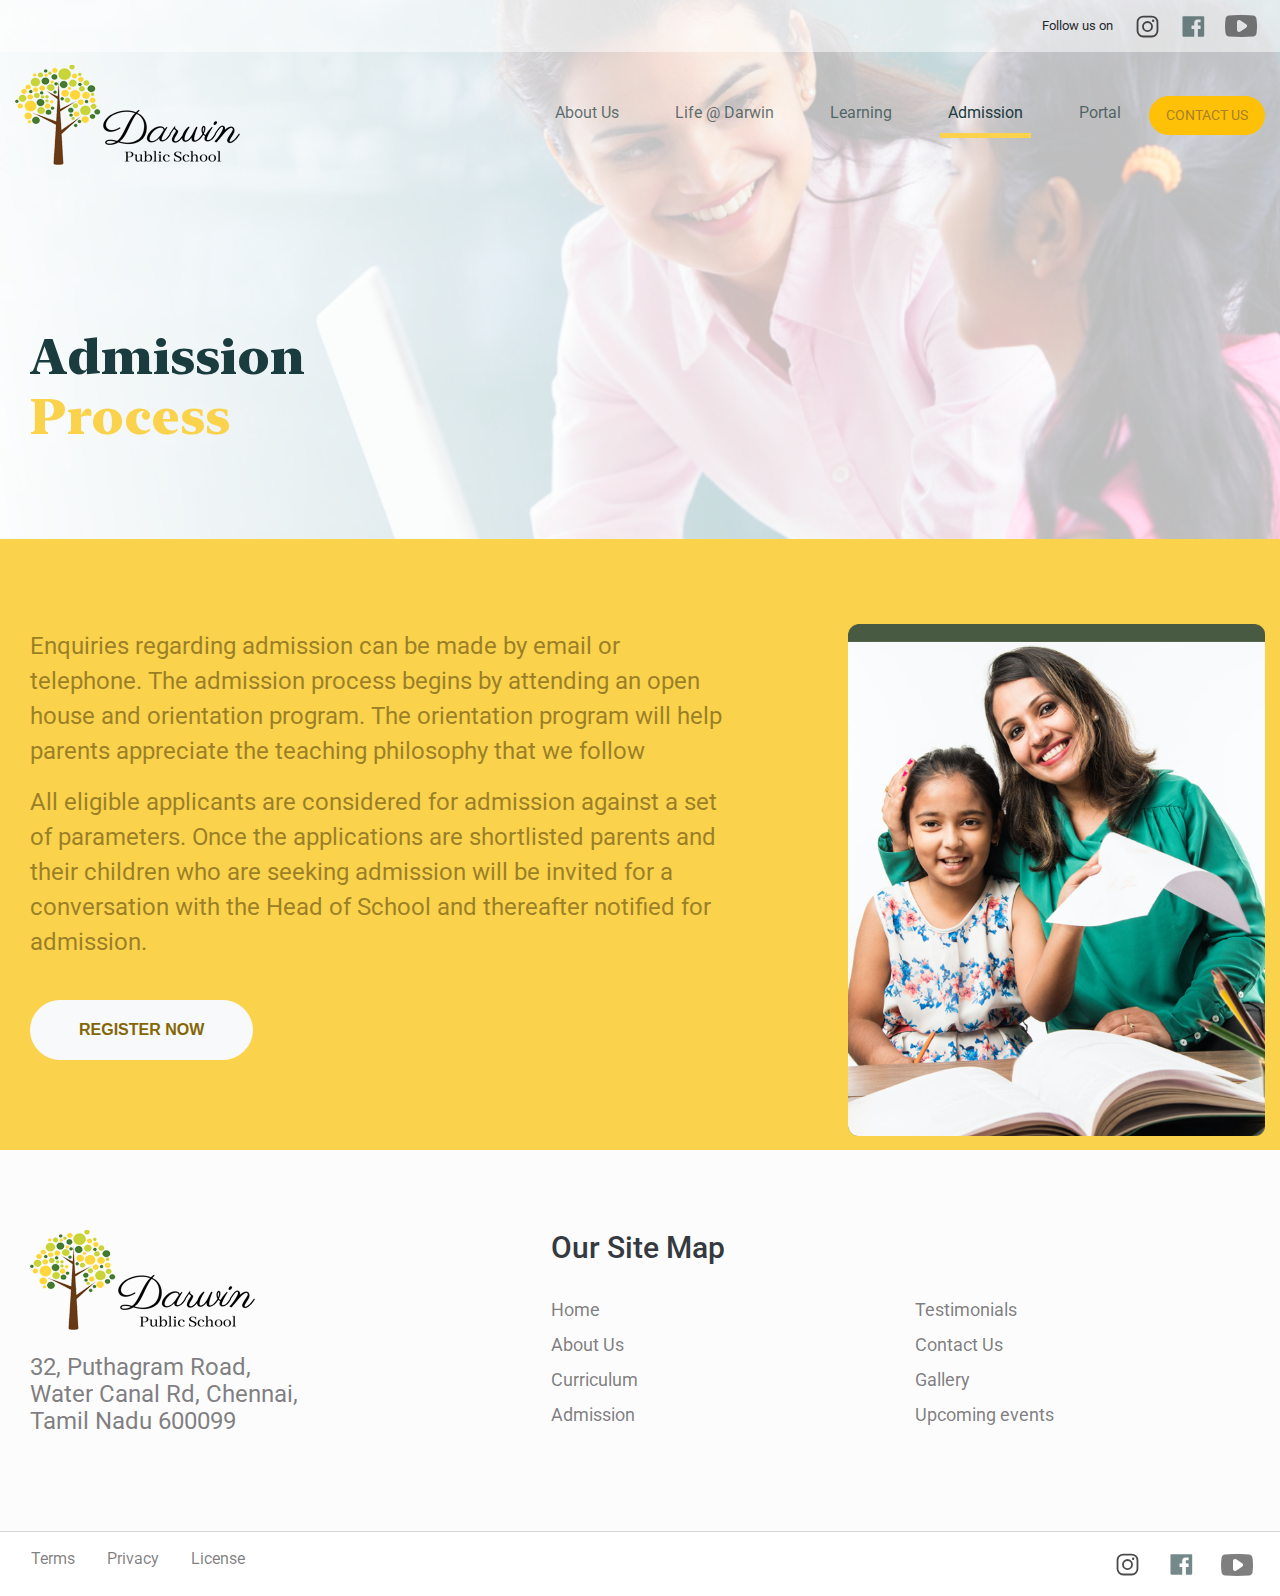
<file: admission.html>
<!DOCTYPE html>
<html lang="en">
  <head>
    <!-- Required meta tags -->
    <meta charset="utf-8" />
    <meta
      name="viewport"
      content="width=device-width, initial-scale=1, shrink-to-fit=no"
    />

    <!-- Bootstrap CSS -->
    <link rel="stylesheet" href="css/bootstrap.min.css" />
    <link rel="stylesheet" href="scss/custom.css" />
    <link rel="stylesheet" href="scss/responsive.css" />
    <link rel="stylesheet" href="fonts/stylesheet.css" />
    <link
      href="https://fonts.googleapis.com/css2?family=Roboto:wght@300;400;500;700&display=swap"
      rel="stylesheet"
    />

    <title>Darwin Public School</title>
    <link rel="shortcut icon" href="images/favicon.png" type="image/png" />
  </head>
  <body>
    <div class="container-fluid position-absolute">
      <div class="row social-top">
        <div class="container">
          <div class="row">
            <div class="col-md-auto social-top-content ml-auto">
              <span>Follow us on</span>
              <a
                href="https://www.instagram.com/darwinpublicschool/"
                target="_blank"
              >
                <img src="images/insta-icon.svg" class="insta-icon" alt="" />
              </a>
              <a
                href="https://www.facebook.com/darwinpublicschool/"
                target="_blank"
              >
                <img src="images/icon-fb.svg" alt="" />
              </a>
              <a
                href="https://www.youtube.com/channel/UCVIfw1fNpS28ihT_WG0MjDA"
                target="_blank"
              >
                <img src="images/youtube.png" alt="" />
              </a>
            </div>
          </div>
        </div>
      </div>
      <header class="container px-0">
        <nav class="navbar navbar-expand-lg navbar-light px-0">
          <a class="navbar-brand" href="index.html"
            ><img src="images/darwin-logo.png" alt=""
          /></a>
          <button
            class="navbar-toggler bg-warning"
            type="button"
            data-toggle="collapse"
            data-target="#navbarSupportedContent"
            aria-controls="navbarSupportedContent"
            aria-expanded="false"
            aria-label="Toggle navigation"
          >
            <span class="navbar-toggler-icon"></span>
          </button>

          <div class="collapse navbar-collapse" id="navbarSupportedContent">
            <ul class="navbar-nav ml-auto py-4 py-md-0">
              <li class="nav-item">
                <a class="nav-link" href="about.html"
                  >About Us <span class="sr-only">(current)</span></a
                >
              </li>
              <li class="nav-item">
                <a class="nav-link" href="darwin-life.html">Life @ Darwin</a>
              </li>
              <li class="nav-item">
                <a class="nav-link" href="learning.html">Learning</a>
              </li>
              <li class="nav-item active">
                <a class="nav-link" href="admission.html">Admission</a>
              </li>
              <li class="nav-item">
                <a
                  class="nav-link"
                  target="_blank"
                  href="https://parent.neverskip.com/"
                  >Portal</a
                >
              </li>
            </ul>
            <a href="contact.html" class="btn btn-warning rounded-pill btn-lg">
              Contact Us
            </a>
          </div>
        </nav>
      </header>
    </div>
    <div class="container-fluid inner-banner registration-bg">
      <div class="container">
        <div class="row">
          <div class="col-md-5">
            <h1><span class="d-block">Admission </span> Process</h1>
          </div>
        </div>
      </div>
    </div>

    <div class="container-fluid director-bg" id="admission-page">
      <div class="container">
        <div class="row">
          <div class="col director-box">
            <div class="row">
              <div class="col-md-7">
                <p>
                  Enquiries regarding admission can be made by email or
                  telephone. The admission process begins by attending an open
                  house and orientation program. The orientation program will
                  help parents appreciate the teaching philosophy that we follow
                </p>
                <p>
                  All eligible applicants are considered for admission against a
                  set of parameters. Once the applications are shortlisted
                  parents and their children who are seeking admission will be
                  invited for a conversation with the Head of School and
                  thereafter notified for admission.
                </p>
              </div>
              <div class="col-md-5">
                <img
                  src="images/admission-process.png"
                  class="director img-fluid"
                  alt=""
                />
              </div>
            </div>
            <div class="row">
              <div class="col mt-4">
                <a
                  class="btn btn-light rounded-pill btn-lg px-5 py-3 text-uppercase"
                  href="registration.html"
                >
                  Register Now
                </a>
              </div>
            </div>
          </div>
        </div>
      </div>
    </div>

    <!--
      Modal Event
      data-toggle="modal"
    data-target="#exampleModal" -->

    <footer class="container-fluid">
      <div class="container">
        <div class="row">
          <div class="col-md-5">
            <img src="images/darwin-logo.png" alt="" />
            <p class="mt-4">
              32, Puthagram Road, <br />
              Water Canal Rd, Chennai, <br />
              Tamil Nadu 600099
            </p>
          </div>
          <div class="col-md-7">
            <div class="row">
              <div class="col"><h4 class="text-dark">Our Site Map</h4></div>
            </div>
            <div class="row">
              <div class="col-md-6">
                <ul class="p-0">
                  <li><a href="index.html"> Home </a></li>
                  <li><a href="about.html"> About Us </a></li>
                  <li><a href="learning.html"> Curriculum</a></li>
                  <li><a href="admission.html"> Admission</a></li>
                </ul>
              </div>
              <div class="col-md-6">
                <ul class="p-0">
                  <li><a href="index.html#videoGallery"> Testimonials </a></li>
                  <li>
                    <a href="contact.html"> Contact Us </a>
                  </li>
                  <li>
                    <a href="index.html#galleryCarousel"> Gallery </a>
                  </li>
                  <li>
                    <a href="index.html#videoGallery"> Upcoming events</a>
                  </li>
                </ul>
              </div>
            </div>
          </div>
        </div>
      </div>
    </footer>
    <div class="container-fluid terms">
      <div class="container">
        <div class="row">
          <div class="col-md-6">
            <ul class="nav">
              <li class="nav-item">
                <a class="nav-link active" href="#">Terms</a>
              </li>
              <li class="nav-item">
                <a class="nav-link" href="#">Privacy</a>
              </li>
              <li class="nav-item">
                <a class="nav-link" href="#">License</a>
              </li>
            </ul>
          </div>
          <div class="col-md-6 social-footer text-center text-md-right">
            <a
              href="https://www.instagram.com/darwinpublicschool/"
              target="_blank"
            >
              <img src="images/insta-icon.svg" class="insta-icon" alt="" />
            </a>
            <a
              href="https://www.facebook.com/darwinpublicschool/"
              target="_blank"
            >
              <img src="images/icon-fb.svg" alt="" />
            </a>
            <a
              href="https://www.youtube.com/channel/UCVIfw1fNpS28ihT_WG0MjDA"
              target="_blank"
            >
              <img src="images/youtube.png" alt="" />
            </a>
          </div>
        </div>
      </div>
    </div>

    <!-- Optional JavaScript -->
    <!-- jQuery first, then Popper.js, then Bootstrap JS -->
    <script src="js/jquery.min.js"></script>
    <script src="js/bootstrap.min.js"></script>
  </body>
</html>
</file>
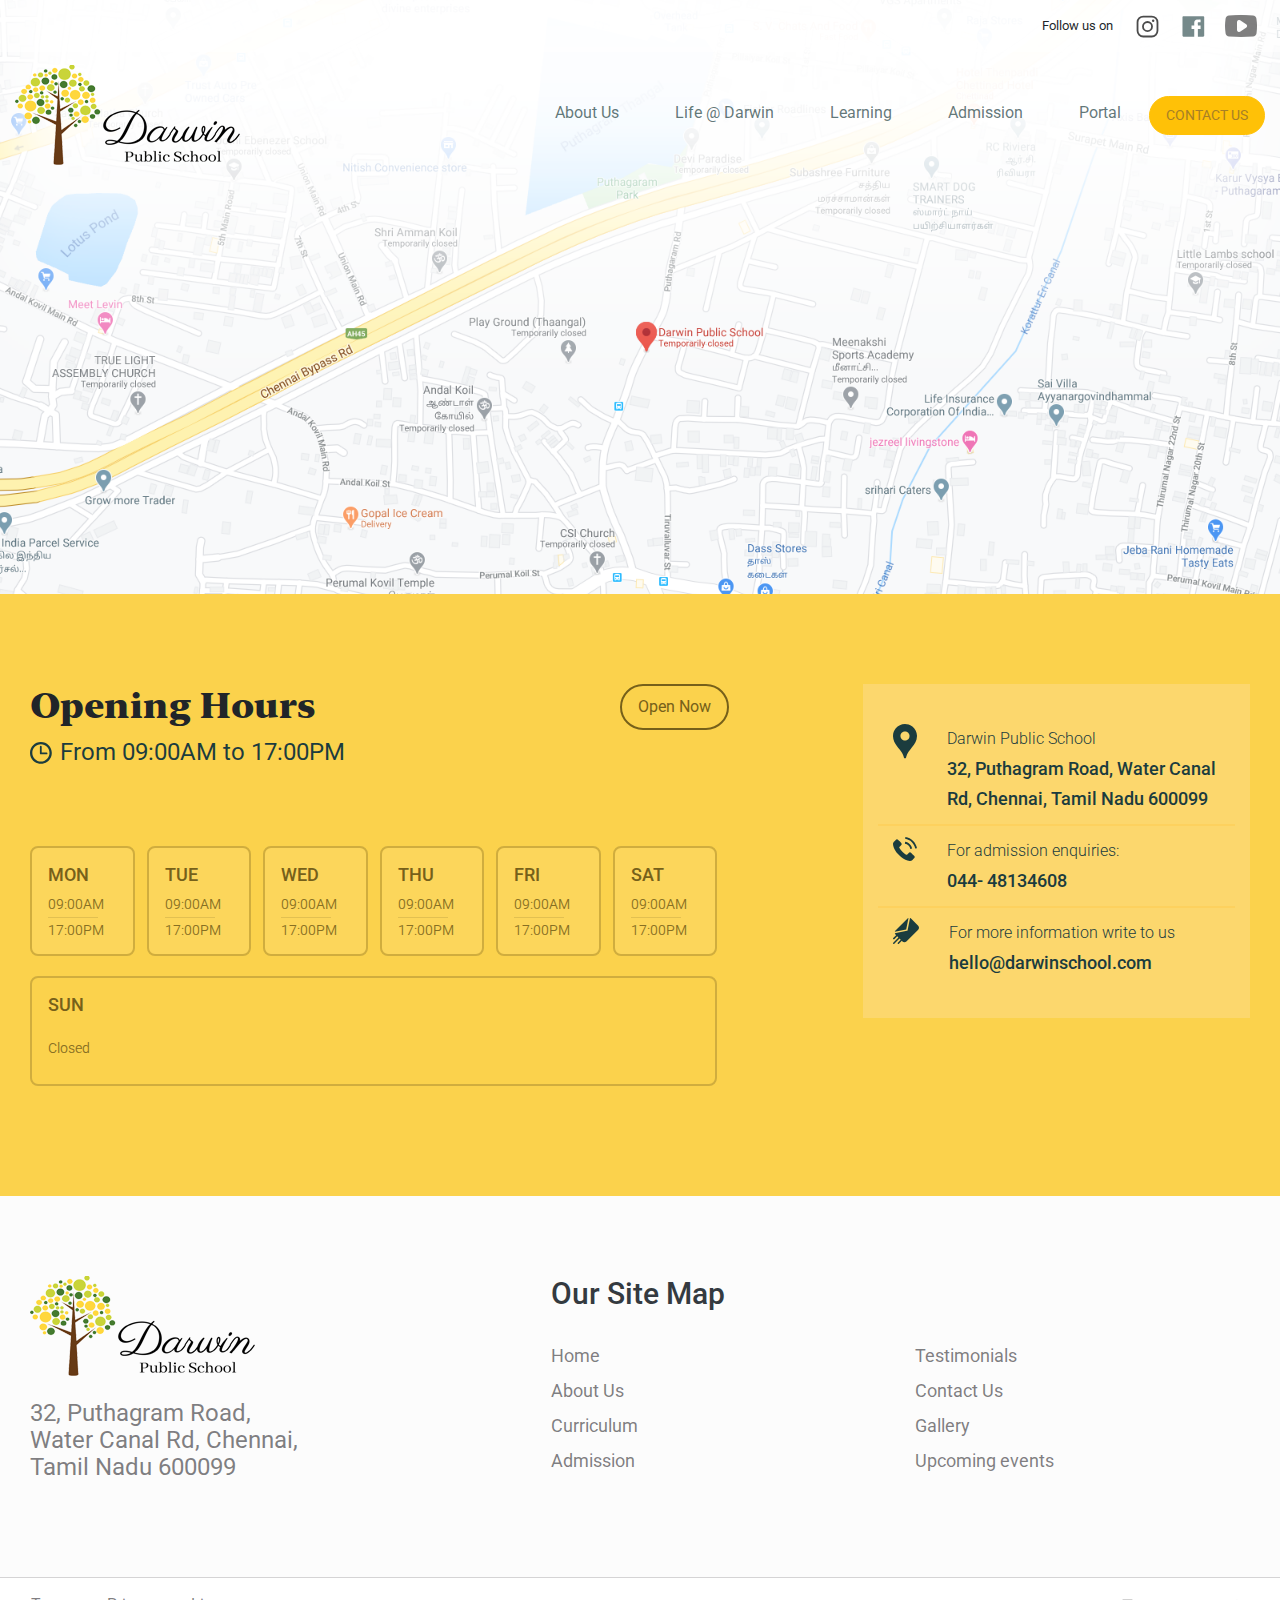
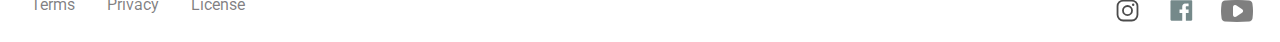
<file: contact.html>
<!DOCTYPE html>
<html lang="en">
  <head>
    <!-- Required meta tags -->
    <meta charset="utf-8" />
    <meta
      name="viewport"
      content="width=device-width, initial-scale=1, shrink-to-fit=no"
    />

    <!-- Bootstrap CSS -->
    <link rel="stylesheet" href="css/bootstrap.min.css" />
    <link rel="stylesheet" href="scss/custom.css" />
    <link rel="stylesheet" href="scss/responsive.css" />
    <link rel="stylesheet" href="fonts/stylesheet.css" />
    <link
      href="https://fonts.googleapis.com/css2?family=Roboto:wght@300;400;500;700&display=swap"
      rel="stylesheet"
    />

    <title>Darwin Public School</title>
    <link rel="shortcut icon" href="images/favicon.png" type="image/png" />
  </head>
  <body>
    <div class="container-fluid position-absolute">
      <div class="row social-top">
        <div class="container">
          <div class="row">
            <div class="col-md-auto social-top-content ml-auto">
              <span>Follow us on</span>
              <a
                href="https://www.instagram.com/darwinpublicschool/"
                target="_blank"
              >
                <img src="images/insta-icon.svg" class="insta-icon" alt="" />
              </a>
              <a
                href="https://www.facebook.com/darwinpublicschool/"
                target="_blank"
              >
                <img src="images/icon-fb.svg" alt="" />
              </a>
              <a
                href="https://www.youtube.com/channel/UCVIfw1fNpS28ihT_WG0MjDA"
                target="_blank"
              >
                <img src="images/youtube.png" alt="" />
              </a>
            </div>
          </div>
        </div>
      </div>
      <header class="container px-0">
        <nav class="navbar navbar-expand-lg navbar-light px-0">
          <a class="navbar-brand" href="index.html"
            ><img src="images/darwin-logo.png" alt=""
          /></a>
          <button
            class="navbar-toggler bg-warning"
            type="button"
            data-toggle="collapse"
            data-target="#navbarSupportedContent"
            aria-controls="navbarSupportedContent"
            aria-expanded="false"
            aria-label="Toggle navigation"
          >
            <span class="navbar-toggler-icon"></span>
          </button>

          <div class="collapse navbar-collapse" id="navbarSupportedContent">
            <ul class="navbar-nav ml-auto py-4 py-md-0">
              <li class="nav-item">
                <a class="nav-link" href="about.html"
                  >About Us <span class="sr-only">(current)</span></a
                >
              </li>
              <li class="nav-item">
                <a class="nav-link" href="darwin-life.html">Life @ Darwin</a>
              </li>
              <li class="nav-item">
                <a class="nav-link" href="learning.html">Learning</a>
              </li>
              <li class="nav-item">
                <a class="nav-link" href="admission.html">Admission</a>
              </li>
              <li class="nav-item">
                <a
                  class="nav-link"
                  target="_blank"
                  href="https://parent.neverskip.com/"
                  >Portal</a
                >
              </li>
            </ul>
            <a href="contact.html" class="btn btn-warning rounded-pill btn-lg">
              Contact Us
            </a>
          </div>
        </nav>
      </header>
    </div>
    <div class="container-fluid inner-banner registration-bg contact-bg">
      <div class="container">
        <div class="row">
          <div class="col-md-5">
            <!-- <h1><span class="d-block">Founder/Directress </span> Message</h1> -->
          </div>
        </div>
      </div>
    </div>
    <div class="container-fluid director-bg" id="contact-us">
      <div class="container">
        <div class="row">
          <div class="col director-box">
            <div class="row">
              <div class="col-sm-12 col-lg-7">
                <div class="row">
                  <div class="col opening-hours">
                    <h4>Opening Hours</h4>
                    <p>
                      <img src="images/time.svg" alt="" class="mr-2" /> From
                      09:00AM to 17:00PM
                    </p>
                  </div>
                  <div class="col-md-4 text-md-right">
                    <button class="btn rounded-pill open-now px-3">
                      Open Now
                    </button>
                  </div>
                </div>
                <div class="row">
                  <div class="col">
                    <ul class="nav nav-pills">
                      <li class="nav-item">
                        <div class="timing-box">
                          <h6>MON</h6>
                          <p>09:00AM</p>
                          <hr />
                          <p class="mb-0">17:00PM</p>
                        </div>
                      </li>
                      <li class="nav-item">
                        <div class="timing-box">
                          <h6>TUE</h6>
                          <p>09:00AM</p>
                          <hr />
                          <p class="mb-0">17:00PM</p>
                        </div>
                      </li>
                      <li class="nav-item">
                        <div class="timing-box">
                          <h6>WED</h6>
                          <p>09:00AM</p>
                          <hr />
                          <p class="mb-0">17:00PM</p>
                        </div>
                      </li>
                      <li class="nav-item">
                        <div class="timing-box">
                          <h6>thu</h6>
                          <p>09:00AM</p>
                          <hr />
                          <p class="mb-0">17:00PM</p>
                        </div>
                      </li>
                      <li class="nav-item">
                        <div class="timing-box">
                          <h6>fri</h6>
                          <p>09:00AM</p>
                          <hr />
                          <p class="mb-0">17:00PM</p>
                        </div>
                      </li>
                      <li class="nav-item">
                        <div class="timing-box">
                          <h6>sat</h6>
                          <p>09:00AM</p>
                          <hr />
                          <p class="mb-0">17:00PM</p>
                        </div>
                      </li>
                      <li class="nav-item">
                        <div class="timing-box sunday-time">
                          <h6>sun</h6>
                          <p class="mt-4">Closed</p>
                        </div>
                      </li>
                    </ul>
                  </div>
                </div>
              </div>
              <div class="col-sm-12 col-lg-4 offset-lg-1">
                <address>
                  <div class="row">
                    <div class="col-auto">
                      <img src="images/map-icon.svg" alt="" />
                    </div>
                    <div class="col">
                      <p>
                        <span>Darwin Public School</span>32, Puthagram Road,
                        Water Canal Rd, Chennai, Tamil Nadu 600099
                      </p>
                    </div>
                  </div>
                  <div class="row">
                    <div class="col-auto">
                      <img src="images/call-icon-contact.svg" alt="" />
                    </div>
                    <div class="col">
                      <p><span>For admission enquiries:</span>044- 48134608</p>
                    </div>
                  </div>
                  <div class="row border-0">
                    <div class="col-auto">
                      <img src="images/email-darwin.svg" alt="" />
                    </div>
                    <div class="col">
                      <p>
                        <span>For more information write to us</span>
                        <a href="mailto:hello@darwinschool.com"
                          >hello@darwinschool.com</a
                        >
                      </p>
                    </div>
                  </div>
                </address>
              </div>
            </div>
          </div>
        </div>
      </div>
    </div>
    <footer class="container-fluid">
      <div class="container">
        <div class="row">
          <div class="col-md-5">
            <img src="images/darwin-logo.png" alt="" />
            <p class="mt-4">
              32, Puthagram Road, <br />
              Water Canal Rd, Chennai, <br />
              Tamil Nadu 600099
            </p>
          </div>
          <div class="col-md-7">
            <div class="row">
              <div class="col"><h4 class="text-dark">Our Site Map</h4></div>
            </div>
            <div class="row">
              <div class="col-md-6">
                <ul class="p-0">
                  <li><a href="index.html"> Home </a></li>
                  <li><a href="about.html"> About Us </a></li>
                  <li><a href="learning.html"> Curriculum</a></li>
                  <li><a href="admission.html"> Admission</a></li>
                </ul>
              </div>
              <div class="col-md-6">
                <ul class="p-0">
                  <li><a href="index.html#videoGallery"> Testimonials </a></li>
                  <li>
                    <a href="contact.html"> Contact Us </a>
                  </li>
                  <li>
                    <a href="index.html#galleryCarousel"> Gallery </a>
                  </li>
                  <li>
                    <a href="index.html#videoGallery"> Upcoming events</a>
                  </li>
                </ul>
              </div>
            </div>
          </div>
        </div>
      </div>
    </footer>
    <div class="container-fluid terms">
      <div class="container">
        <div class="row">
          <div class="col-md-6">
            <ul class="nav">
              <li class="nav-item">
                <a class="nav-link active" href="#">Terms</a>
              </li>
              <li class="nav-item">
                <a class="nav-link" href="#">Privacy</a>
              </li>
              <li class="nav-item">
                <a class="nav-link" href="#">License</a>
              </li>
            </ul>
          </div>
          <div class="col-md-6 social-footer text-center text-md-right">
            <a
              href="https://www.instagram.com/darwinpublicschool/"
              target="_blank"
            >
              <img src="images/insta-icon.svg" class="insta-icon" alt="" />
            </a>
            <a
              href="https://www.facebook.com/darwinpublicschool/"
              target="_blank"
            >
              <img src="images/icon-fb.svg" alt="" />
            </a>
            <a
              href="https://www.youtube.com/channel/UCVIfw1fNpS28ihT_WG0MjDA"
              target="_blank"
            >
              <img src="images/youtube.png" alt="" />
            </a>
          </div>
        </div>
      </div>
    </div>
    <!-- Optional JavaScript -->
    <!-- jQuery first, then Popper.js, then Bootstrap JS -->
    <script src="js/jquery.min.js"></script>
    <script src="js/bootstrap.min.js"></script>
  </body>
</html>
</file>
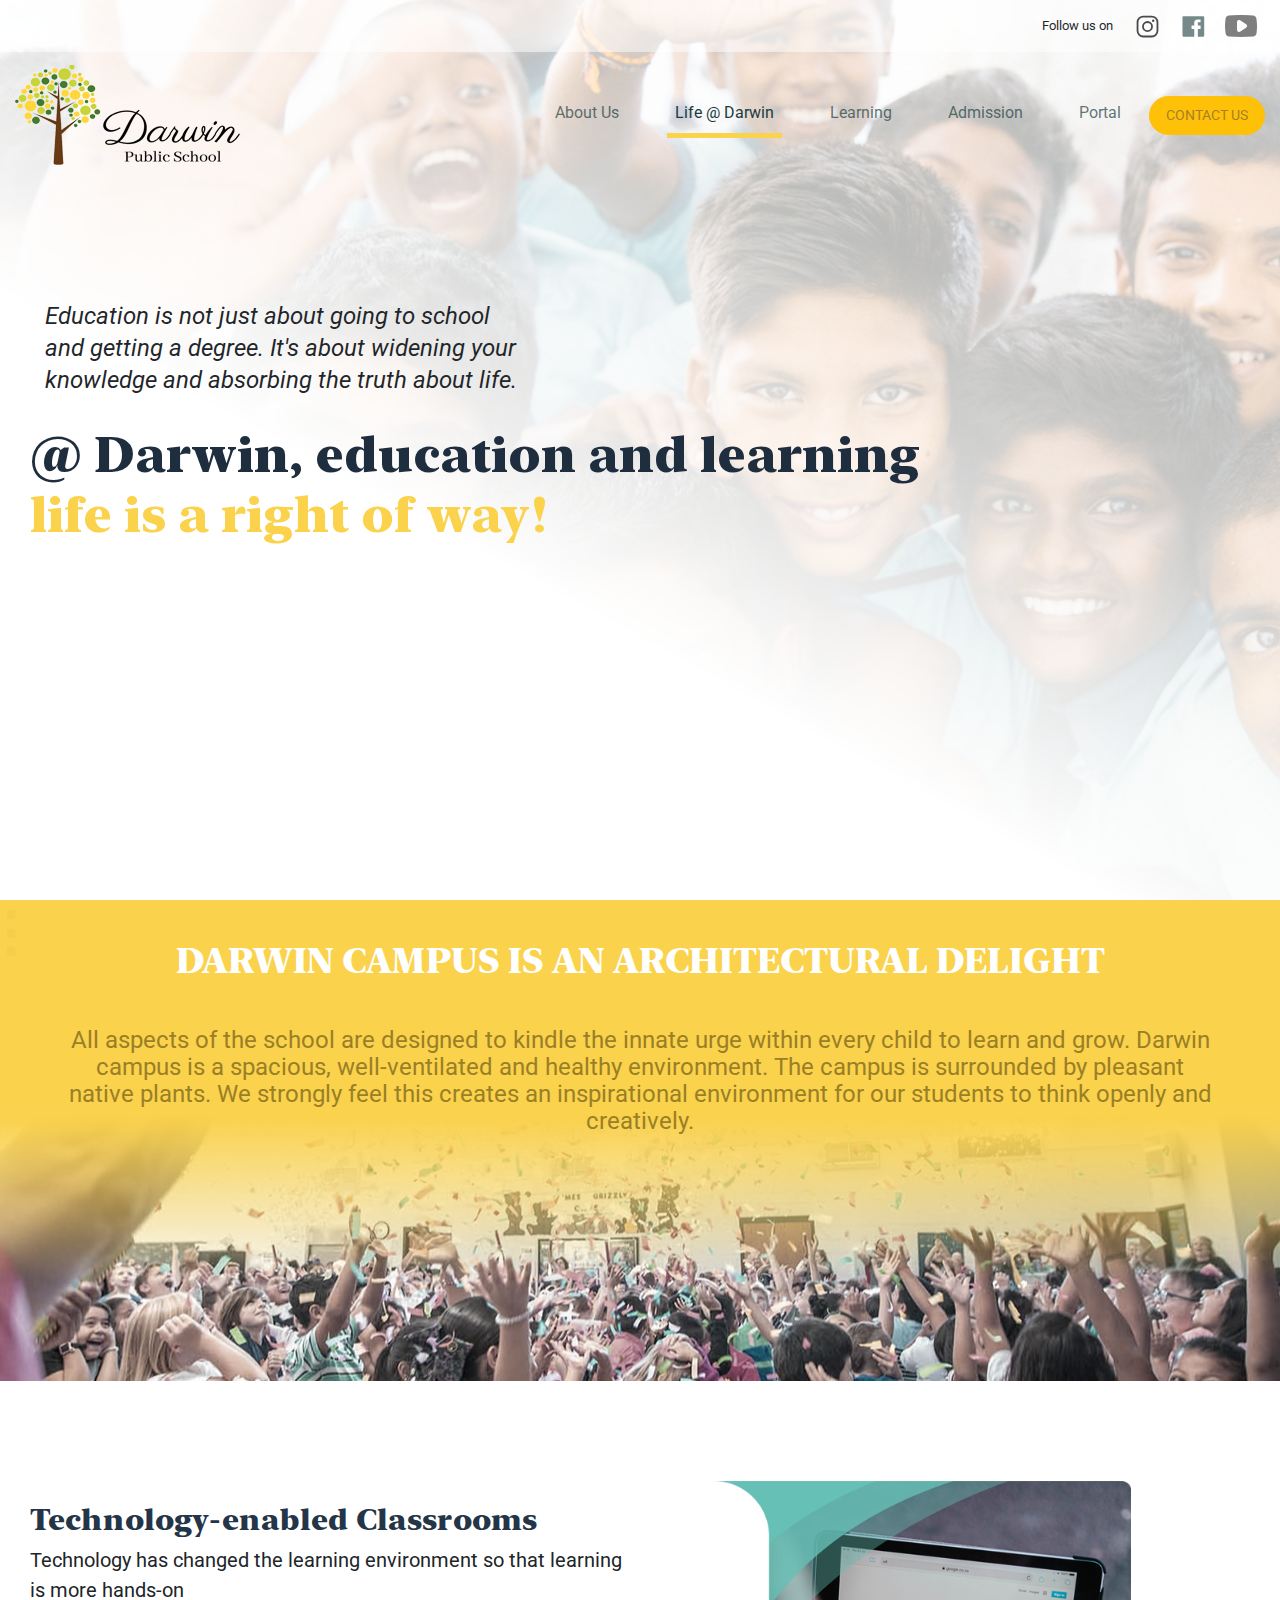
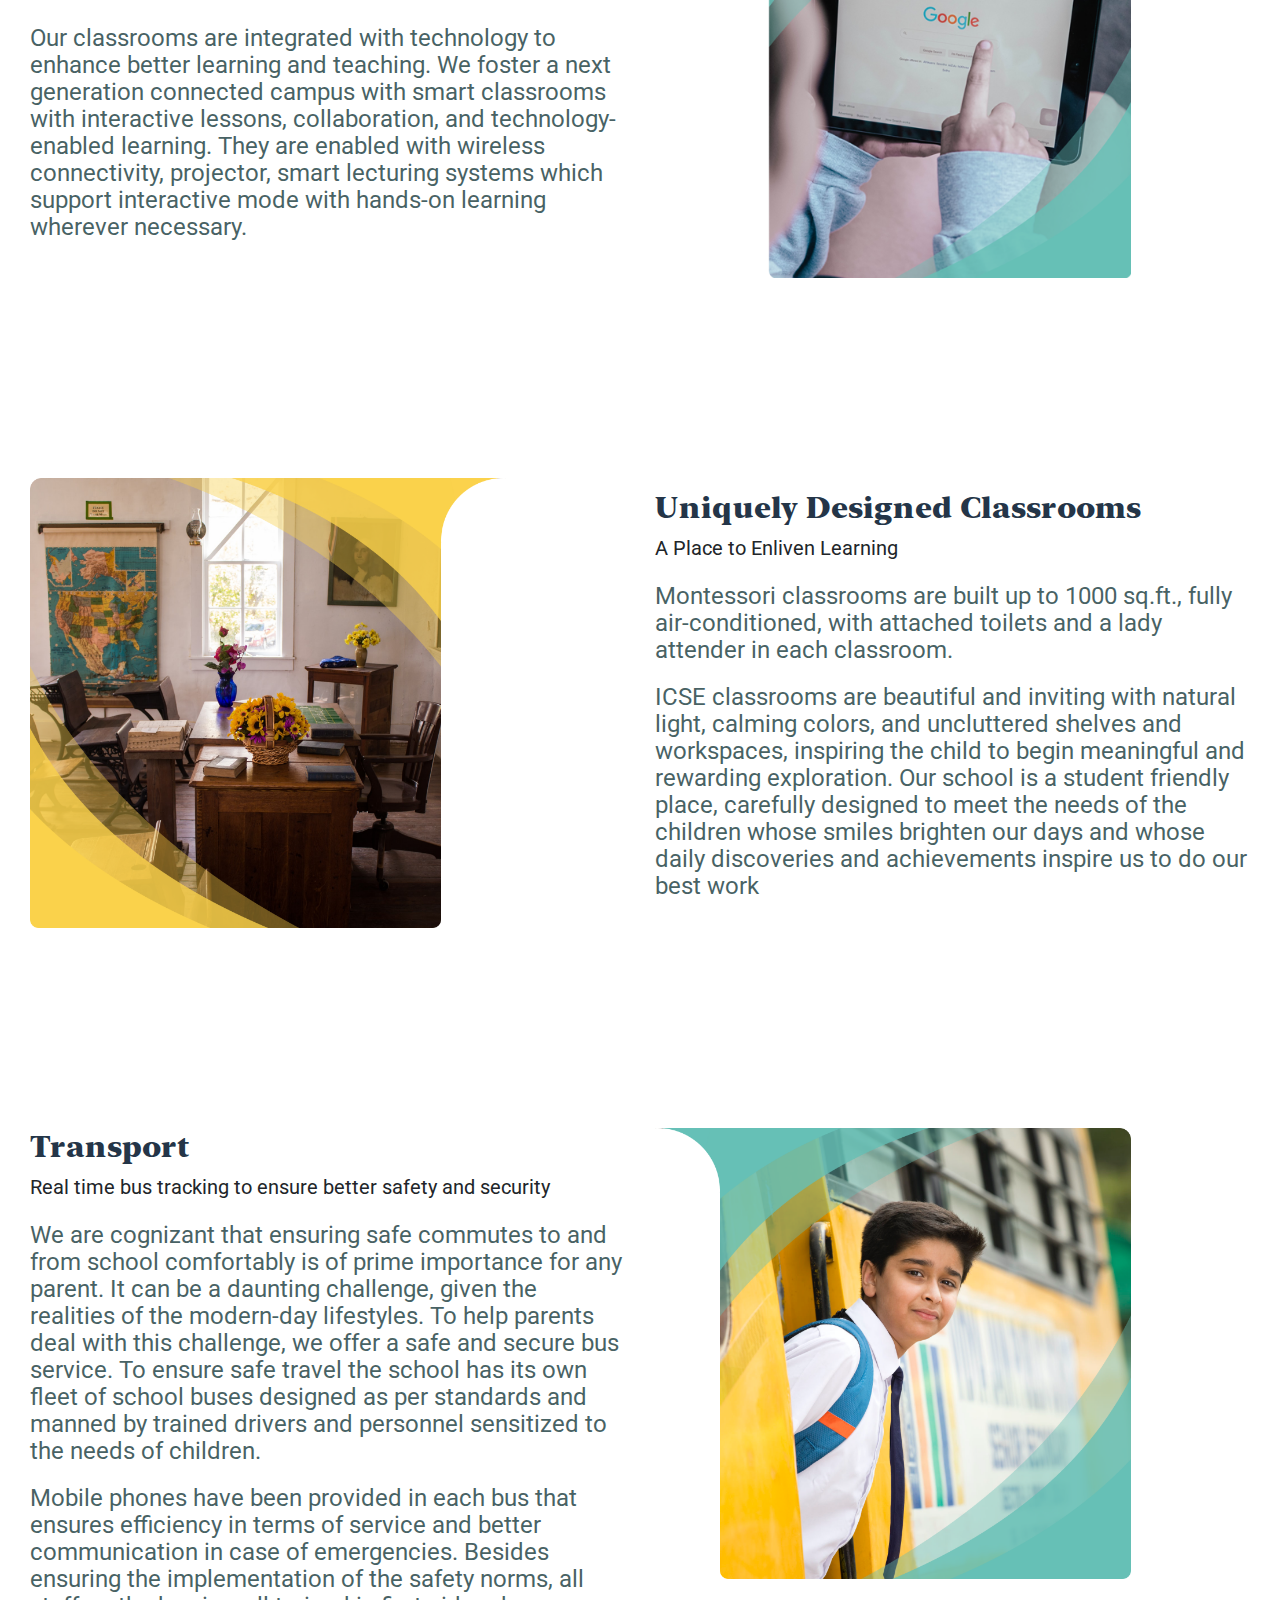
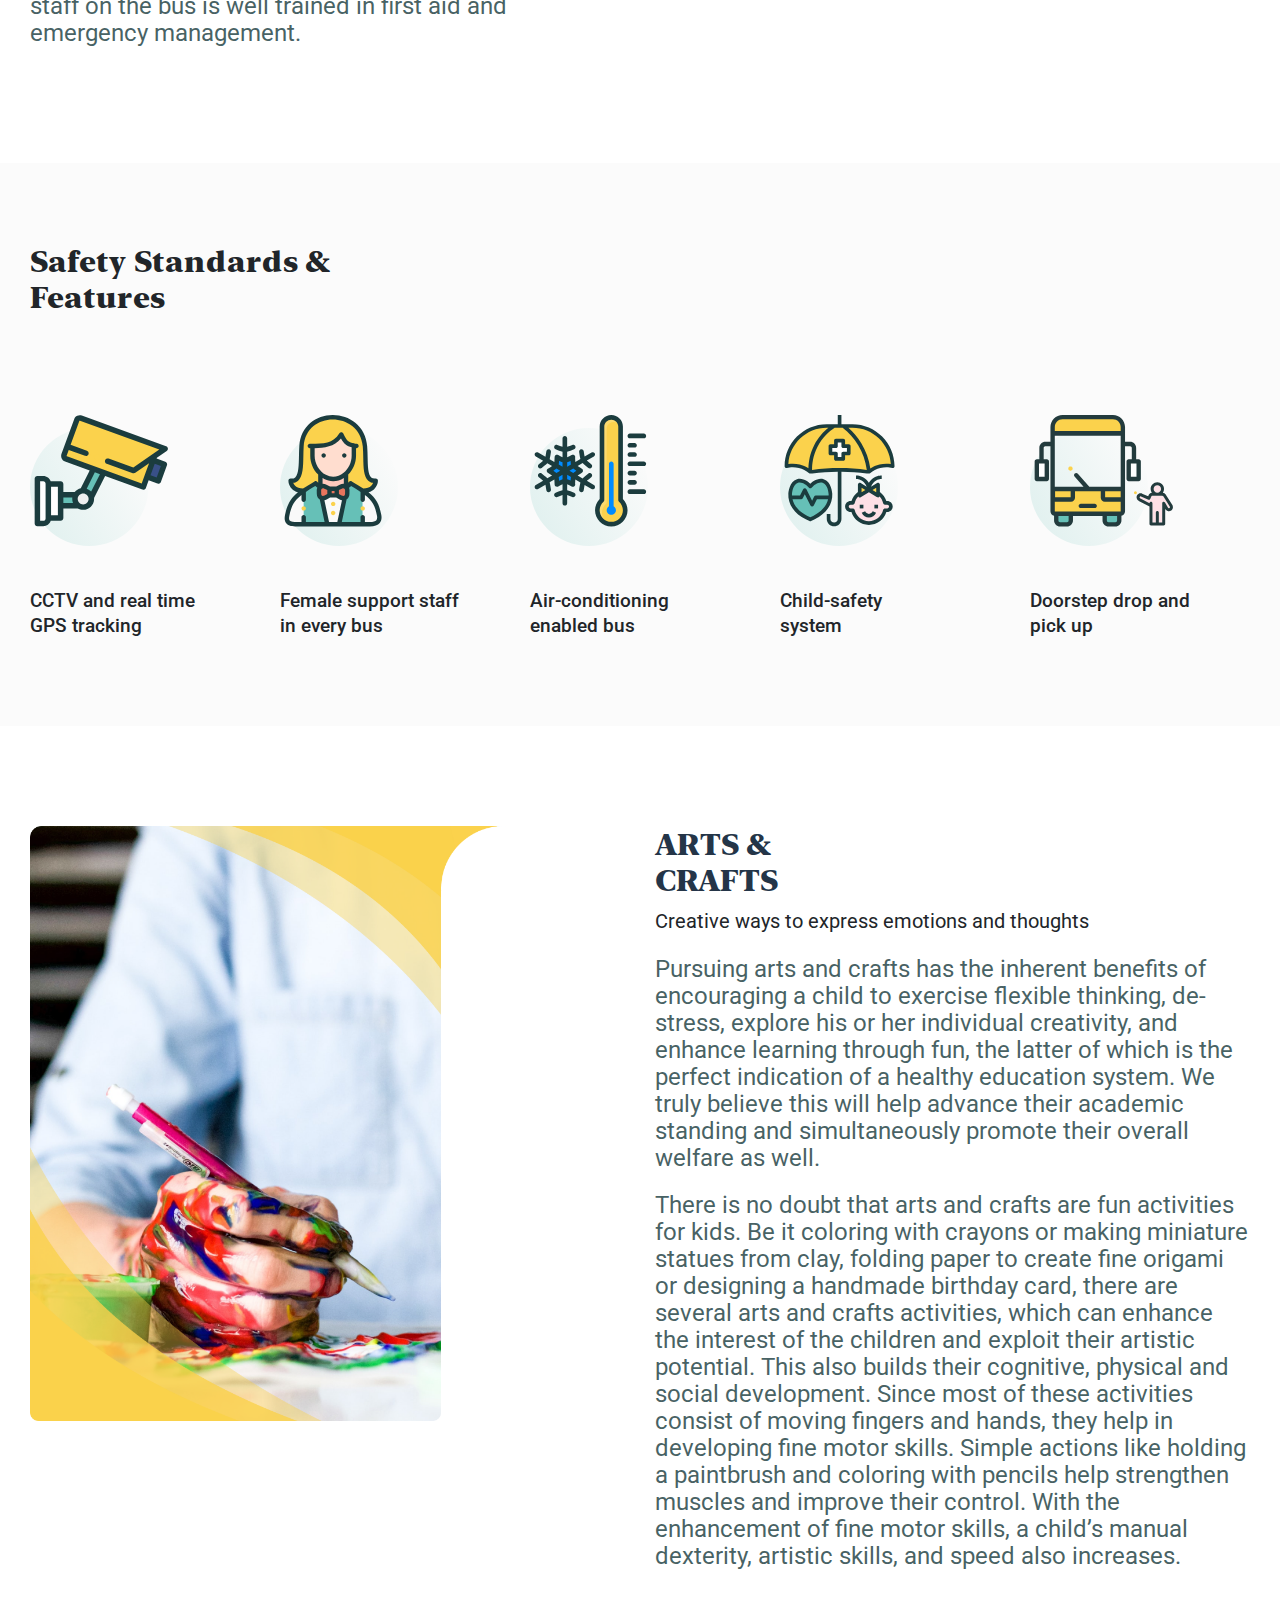
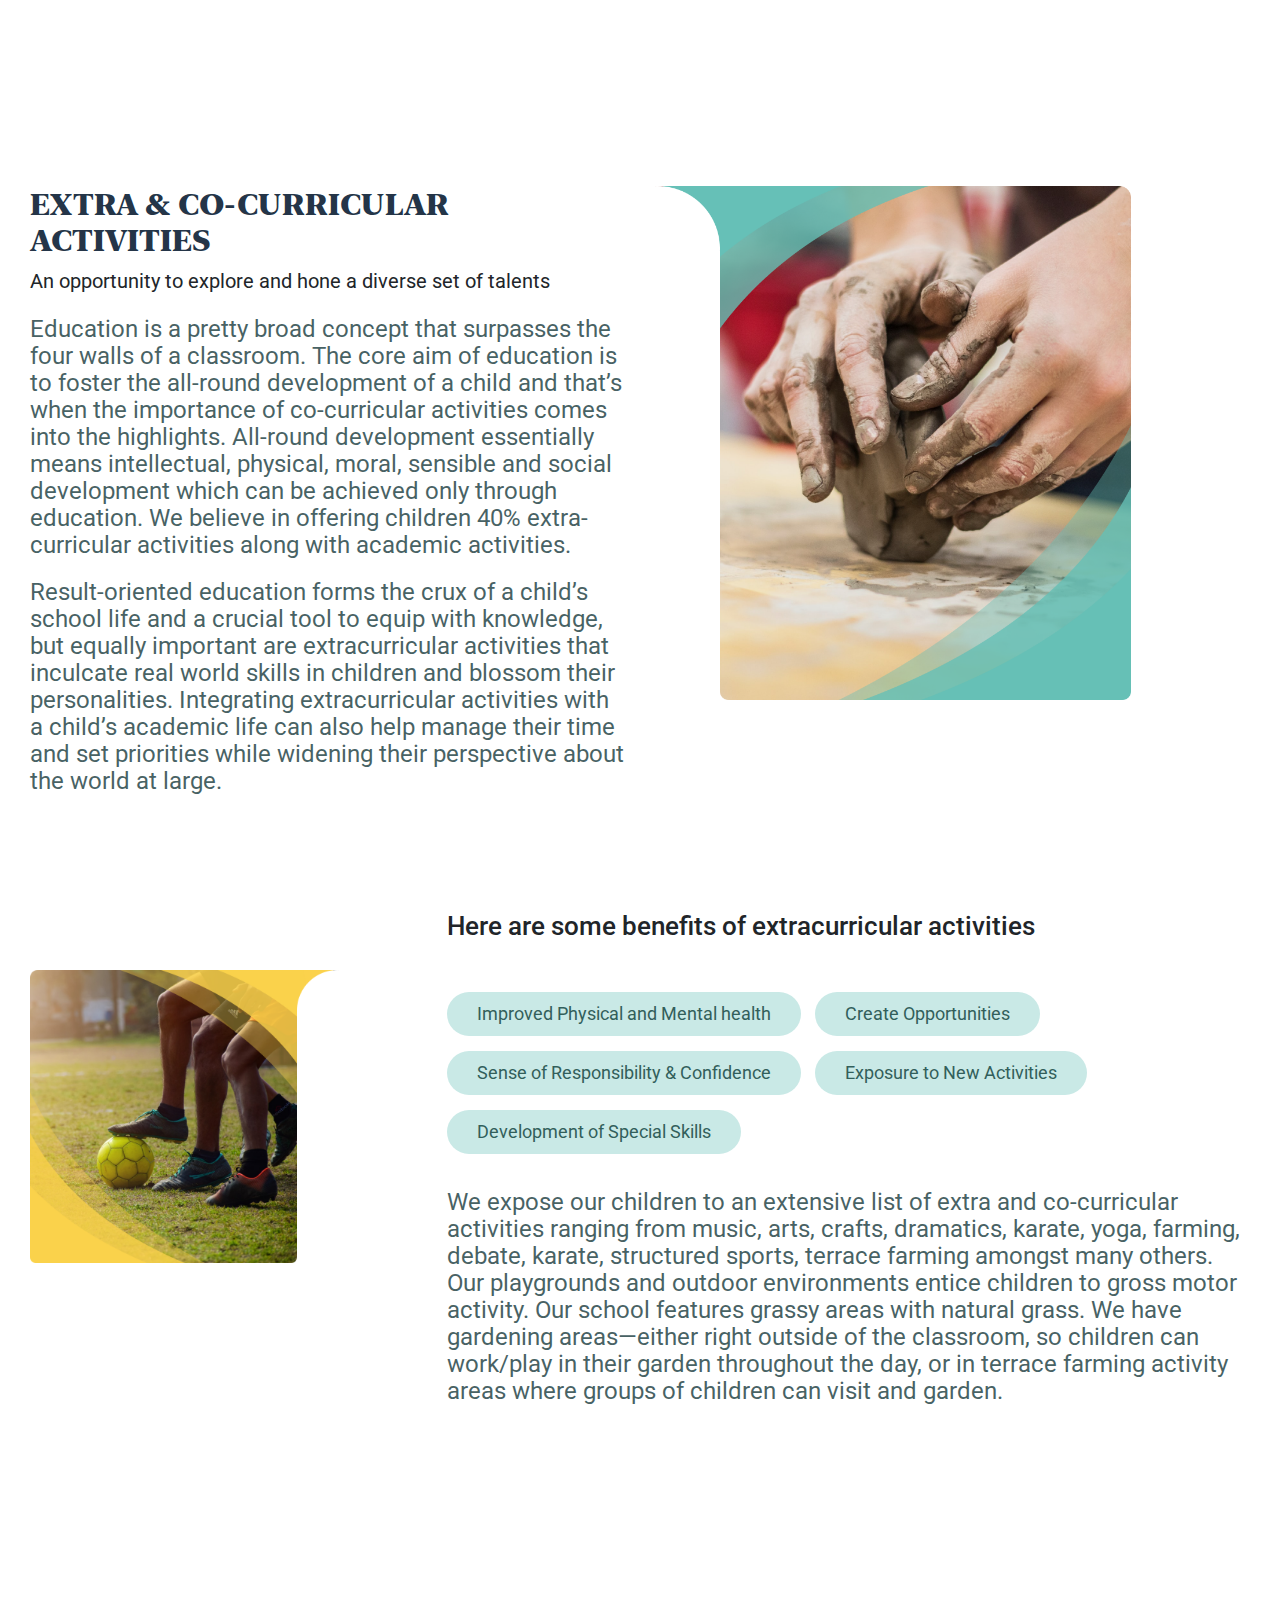
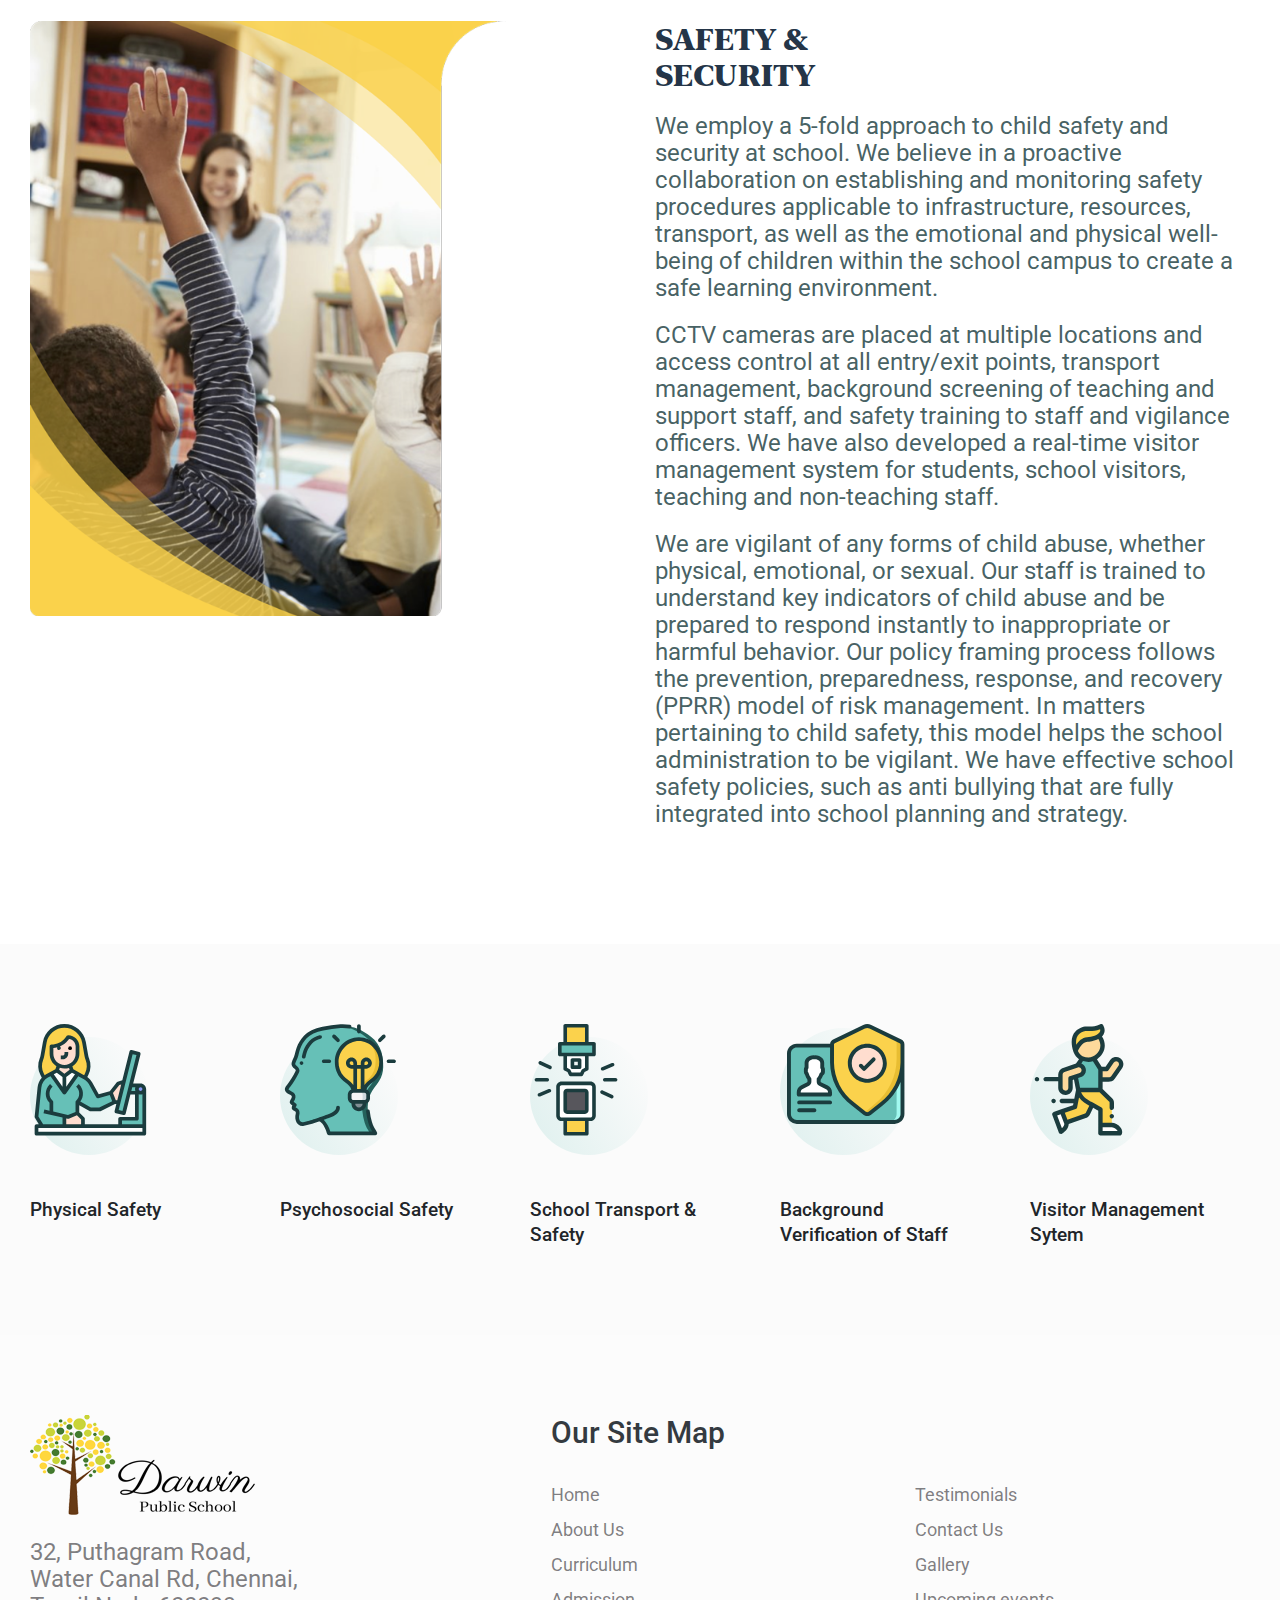
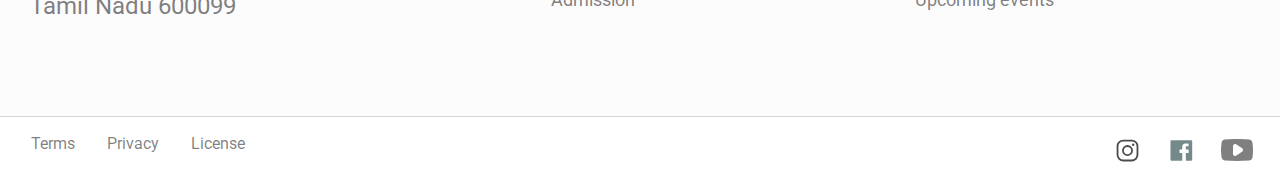
<file: darwin-life.html>
<!DOCTYPE html>
<html lang="en">
  <head>
    <!-- Required meta tags -->
    <meta charset="utf-8" />
    <meta
      name="viewport"
      content="width=device-width, initial-scale=1, shrink-to-fit=no"
    />

    <!-- Bootstrap CSS -->
    <link rel="stylesheet" href="css/bootstrap.min.css" />
    <link rel="stylesheet" href="scss/custom.css" />
    <link rel="stylesheet" href="scss/responsive.css" />
    <link rel="stylesheet" href="fonts/stylesheet.css" />
    <link
      href="https://fonts.googleapis.com/css2?family=Roboto:wght@300;400;500;700&display=swap"
      rel="stylesheet"
    />

    <title>Darwin Public School</title>
    <link rel="shortcut icon" href="images/favicon.png" type="image/png" />
  </head>
  <body>
    <div class="container-fluid position-absolute">
      <div class="row social-top">
        <div class="container">
          <div class="row">
            <div class="col-md-auto social-top-content ml-auto">
              <span>Follow us on</span>
              <a
                href="https://www.instagram.com/darwinpublicschool/"
                target="_blank"
              >
                <img src="images/insta-icon.svg" class="insta-icon" alt="" />
              </a>
              <a
                href="https://www.facebook.com/darwinpublicschool/"
                target="_blank"
              >
                <img src="images/icon-fb.svg" alt="" />
              </a>
              <a
                href="https://www.youtube.com/channel/UCVIfw1fNpS28ihT_WG0MjDA"
                target="_blank"
              >
                <img src="images/youtube.png" alt="" />
              </a>
            </div>
          </div>
        </div>
      </div>
      <header class="container px-0">
        <nav class="navbar navbar-expand-lg navbar-light px-0">
          <a class="navbar-brand" href="index.html"
            ><img src="images/darwin-logo.png" alt=""
          /></a>
          <button
            class="navbar-toggler bg-warning"
            type="button"
            data-toggle="collapse"
            data-target="#navbarSupportedContent"
            aria-controls="navbarSupportedContent"
            aria-expanded="false"
            aria-label="Toggle navigation"
          >
            <span class="navbar-toggler-icon"></span>
          </button>

          <div class="collapse navbar-collapse" id="navbarSupportedContent">
            <ul class="navbar-nav ml-auto py-4 py-md-0">
              <li class="nav-item">
                <a class="nav-link" href="about.html"
                  >About Us <span class="sr-only">(current)</span></a
                >
              </li>
              <li class="nav-item active">
                <a class="nav-link" href="darwin-life.html">Life @ Darwin</a>
              </li>
              <li class="nav-item">
                <a class="nav-link" href="learning.html">Learning</a>
              </li>
              <li class="nav-item">
                <a class="nav-link" href="admission.html">Admission</a>
              </li>
              <li class="nav-item">
                <a
                  class="nav-link"
                  target="_blank"
                  href="https://parent.neverskip.com/"
                  >Portal</a
                >
              </li>
            </ul>
            <a href="contact.html" class="btn btn-warning rounded-pill btn-lg">
              Contact Us
            </a>
          </div>
        </nav>
      </header>
    </div>
    <div class="container-fluid darwin-life-bg">
      <div class="container">
        <div class="row">
          <div class="col-md-12">
            <p class="col-md-5">
              Education is not just about going to school and getting a degree.
              It's about widening your knowledge and absorbing the truth about
              life.
            </p>
            <h1>
              @ Darwin, education and learning
              <span class="d-block"> life is a right of way! </span>
            </h1>
          </div>
        </div>
      </div>
    </div>

    <div class="container-fluid darwin-campus">
      <div class="container px-md-5">
        <div class="row">
          <div class="col text-center">
            <h2>DARWIN CAMPUS IS AN ARCHITECTURAL DELIGHT</h2>
            <p>
              All aspects of the school are designed to kindle the innate urge
              within every child to learn and grow. Darwin campus is a spacious,
              well-ventilated and healthy environment. The campus is surrounded
              by pleasant native plants. We strongly feel this creates an
              inspirational environment for our students to think openly and
              creatively.
            </p>
          </div>
        </div>
      </div>
    </div>
    <div class="container-fluid tech-enabled-classes mt-custom">
      <div class="container">
        <div class="row">
          <div class="col-sm-7 col-lg-6 my-auto">
            <h3>Technology-enabled Classrooms</h3>
            <span
              >Technology has changed the learning environment so that learning
              is more hands-on
            </span>
            <p>
              Our classrooms are integrated with technology to enhance better
              learning and teaching. We foster a next generation connected
              campus with smart classrooms with interactive lessons,
              collaboration, and technology-enabled learning. They are enabled
              with wireless connectivity, projector, smart lecturing systems
              which support interactive mode with hands-on learning wherever
              necessary.
            </p>
          </div>
          <div class="col-sm-5 col-lg-6 mt-5 mt-md-0">
            <img
              src="images/technology-enabled-classrooms.png"
              class="img-fluid"
              alt=""
            />
          </div>
        </div>
      </div>
    </div>
    <div class="container-fluid tech-enabled-classes">
      <div class="container">
        <div class="row">
          <div class="col-sm-5 col-lg-6 mb-5 mb-md-0">
            <img
              src="images/uniquely-designed-classrooms.png"
              class="img-fluid"
              alt=""
            />
          </div>
          <div class="col-sm-7 col-lg-6 my-auto">
            <h3>Uniquely Designed Classrooms</h3>
            <span>A Place to Enliven Learning</span>
            <p>
              Montessori classrooms are built up to 1000 sq.ft., fully
              air-conditioned, with attached toilets and a lady attender in each
              classroom.
            </p>
            <p>
              ICSE classrooms are beautiful and inviting with natural light,
              calming colors, and uncluttered shelves and workspaces, inspiring
              the child to begin meaningful and rewarding exploration. Our
              school is a student friendly place, carefully designed to meet the
              needs of the children whose smiles brighten our days and whose
              daily discoveries and achievements inspire us to do our best work
            </p>
          </div>
        </div>
      </div>
    </div>
    <div class="container-fluid tech-enabled-classes">
      <div class="container">
        <div class="row">
          <div class="col-sm-7 col-lg-6 my-auto">
            <h3>Transport</h3>
            <span
              >Real time bus tracking to ensure better safety and security</span
            >
            <p>
              We are cognizant that ensuring safe commutes to and from school
              comfortably is of prime importance for any parent. It can be a
              daunting challenge, given the realities of the modern-day
              lifestyles. To help parents deal with this challenge, we offer a
              safe and secure bus service. To ensure safe travel the school has
              its own fleet of school buses designed as per standards and manned
              by trained drivers and personnel sensitized to the needs of
              children.
            </p>
            <p>
              Mobile phones have been provided in each bus that ensures
              efficiency in terms of service and better communication in case of
              emergencies. Besides ensuring the implementation of the safety
              norms, all staff on the bus is well trained in first aid and
              emergency management.
            </p>
          </div>
          <div class="col-sm-5 col-lg-6 mt-5 mt-md-0">
            <img src="images/transport.png" class="img-fluid" alt="" />
          </div>
        </div>
      </div>
    </div>
    <div class="container-fluid safety-features">
      <div class="container">
        <div class="row">
          <div class="col">
            <h3>
              Safety Standards &amp; <br />
              Features
            </h3>
          </div>
        </div>
        <div class="row">
          <div class="col-12 col-sm-4 col-lg">
            <img src="images/cctv-gps-tracking.svg" alt="" />
            <h6>
              CCTV and real time <br />
              GPS tracking
            </h6>
          </div>
          <div class="col-12 col-sm-4 col-lg">
            <img src="images/female-support.svg" alt="" />
            <h6>
              Female support staff <br />
              in every bus
            </h6>
          </div>
          <div class="col-12 col-sm-4 col-lg mb-sm-5 mb-lg-0">
            <img src="images/ac-bus.svg" alt="" />
            <h6>
              Air-conditioning <br />
              enabled bus
            </h6>
          </div>
          <div class="col-12 col-sm-4 col-lg">
            <img src="images/child-safety.svg" alt="" />
            <h6>
              Child-safety <br />
              system
            </h6>
          </div>
          <div class="col-12 col-sm-4 col-lg">
            <img src="images/doortstep-bus.svg" alt="" />
            <h6>
              Doorstep drop and <br />
              pick up
            </h6>
          </div>
        </div>
      </div>
    </div>
    <div class="container-fluid tech-enabled-classes">
      <div class="container">
        <div class="row">
          <div class="col-sm-5 col-lg-6 mb-5 mb-md-0">
            <img src="images/arts-crafts.png" class="img-fluid" alt="" />
          </div>
          <div class="col-sm-7 col-lg-6 my-auto">
            <h3>
              ARTS & <br />
              CRAFTS
            </h3>
            <span>Creative ways to express emotions and thoughts</span>
            <p>
              Pursuing arts and crafts has the inherent benefits of encouraging
              a child to exercise flexible thinking, de-stress, explore his or
              her individual creativity, and enhance learning through fun, the
              latter of which is the perfect indication of a healthy education
              system. We truly believe this will help advance their academic
              standing and simultaneously promote their overall welfare as well.
            </p>
            <p>
              There is no doubt that arts and crafts are fun activities for
              kids. Be it coloring with crayons or making miniature statues from
              clay, folding paper to create fine origami or designing a handmade
              birthday card, there are several arts and crafts activities, which
              can enhance the interest of the children and exploit their
              artistic potential. This also builds their cognitive, physical and
              social development. Since most of these activities consist of
              moving fingers and hands, they help in developing fine motor
              skills. Simple actions like holding a paintbrush and coloring with
              pencils help strengthen muscles and improve their control. With
              the enhancement of fine motor skills, a child’s manual dexterity,
              artistic skills, and speed also increases.
            </p>
          </div>
        </div>
      </div>
    </div>
    <div class="container-fluid tech-enabled-classes">
      <div class="container">
        <div class="row">
          <div class="col-sm-7 col-lg-6 my-auto">
            <h3>
              EXTRA & CO-CURRICULAR <br />
              ACTIVITIES
            </h3>
            <span>
              An opportunity to explore and hone a diverse set of talents</span
            >
            <p>
              Education is a pretty broad concept that surpasses the four walls
              of a classroom. The core aim of education is to foster the
              all-round development of a child and that’s when the importance of
              co-curricular activities comes into the highlights. All-round
              development essentially means intellectual, physical, moral,
              sensible and social development which can be achieved only through
              education. We believe in offering children 40% extra-curricular
              activities along with academic activities.
            </p>
            <p>
              Result-oriented education forms the crux of a child’s school life
              and a crucial tool to equip with knowledge, but equally important
              are extracurricular activities that inculcate real world skills in
              children and blossom their personalities. Integrating
              extracurricular activities with a child’s academic life can also
              help manage their time and set priorities while widening their
              perspective about the world at large.
            </p>
          </div>
          <div class="col-sm-5 col-lg-6 my-5 my-md-0">
            <img src="images/extra-acticities.png" class="img-fluid" alt="" />
          </div>
        </div>
        <div class="row">
          <div class="col-md-4 my-auto">
            <img src="images/sports.png" class="img-fluid" alt="" />
          </div>
          <div class="col-md-8 benefits-tips">
            <h5>Here are some benefits of extracurricular activities</h5>
            <div class="activity-tags">
              <span class="badge badge-pill"
                >Improved Physical and Mental health</span
              >
              <span class="badge badge-pill">Create Opportunities</span>
              <span class="badge badge-pill"
                >Sense of Responsibility &amp; Confidence</span
              >
              <span class="badge badge-pill">Exposure to New Activities</span>
              <span class="badge badge-pill"
                >Development of Special Skills</span
              >
            </div>
            <p>
              We expose our children to an extensive list of extra and
              co-curricular activities ranging from music, arts, crafts,
              dramatics, karate, yoga, farming, debate, karate, structured
              sports, terrace farming amongst many others. Our playgrounds and
              outdoor environments entice children to gross motor activity. Our
              school features grassy areas with natural grass. We have gardening
              areas—either right outside of the classroom, so children can
              work/play in their garden throughout the day, or in terrace
              farming activity areas where groups of children can visit and
              garden.
            </p>
          </div>
        </div>
      </div>
    </div>
    <div class="container-fluid tech-enabled-classes">
      <div class="container">
        <div class="row">
          <div class="col-sm-5 col-lg-6 mb-5 mb-md-0">
            <img src="images/safety-security1.png" class="img-fluid" alt="" />
          </div>
          <div class="col-sm-7 col-lg-6 my-auto">
            <h3>
              SAFETY &amp; <br />
              SECURITY
            </h3>
            <!-- <span>Creative ways to express emotions and thoughts</span> -->
            <p>
              We employ a 5-fold approach to child safety and security at
              school. We believe in a proactive collaboration on establishing
              and monitoring safety procedures applicable to infrastructure,
              resources, transport, as well as the emotional and physical
              well-being of children within the school campus to create a safe
              learning environment.
            </p>
            <p>
              CCTV cameras are placed at multiple locations and access control
              at all entry/exit points, transport management, background
              screening of teaching and support staff, and safety training to
              staff and vigilance officers. We have also developed a real-time
              visitor management system for students, school visitors, teaching
              and non-teaching staff.
            </p>
            <p>
              We are vigilant of any forms of child abuse, whether physical,
              emotional, or sexual. Our staff is trained to understand key
              indicators of child abuse and be prepared to respond instantly to
              inappropriate or harmful behavior. Our policy framing process
              follows the prevention, preparedness, response, and recovery
              (PPRR) model of risk management. In matters pertaining to child
              safety, this model helps the school administration to be vigilant.
              We have effective school safety policies, such as anti bullying
              that are fully integrated into school planning and strategy.
            </p>
          </div>
        </div>
      </div>
    </div>
    <div class="container-fluid safety-features">
      <div class="container">
        <div class="row">
          <div class="col-12 col-sm-4 col-lg">
            <img src="images/physical-safety.svg" alt="" />
            <h6>Physical Safety</h6>
          </div>
          <div class="col-12 col-sm-4 col-lg">
            <img src="images/psychosocial-safety.svg" alt="" />
            <h6>Psychosocial Safety</h6>
          </div>
          <div class="col-12 col-sm-4 col-lg mb-sm-5 mb-md-0">
            <img src="images/transport-safety.svg" alt="" />
            <h6>
              School Transport &amp; <br />
              Safety
            </h6>
          </div>
          <div class="col-12 col-sm-4 col-lg">
            <img src="images/background-verification.svg" alt="" />
            <h6>
              Background <br />
              Verification of Staff
            </h6>
          </div>
          <div class="col-12 col-sm-4 col-lg">
            <img src="images/visitor-management.svg" alt="" />
            <h6>
              Visitor Management <br />
              Sytem
            </h6>
          </div>
        </div>
      </div>
    </div>
    <footer class="container-fluid">
      <div class="container">
        <div class="row">
          <div class="col-md-5">
            <img src="images/darwin-logo.png" alt="" />
            <p class="mt-4">
              32, Puthagram Road, <br />
              Water Canal Rd, Chennai, <br />
              Tamil Nadu 600099
            </p>
          </div>
          <div class="col-md-7">
            <div class="row">
              <div class="col"><h4 class="text-dark">Our Site Map</h4></div>
            </div>
            <div class="row">
              <div class="col-md-6">
                <ul class="p-0">
                  <li><a href="index.html"> Home </a></li>
                  <li><a href="about.html"> About Us </a></li>
                  <li><a href="learning.html"> Curriculum</a></li>
                  <li><a href="admission.html"> Admission</a></li>
                </ul>
              </div>
              <div class="col-md-6">
                <ul class="p-0">
                  <li><a href="index.html#videoGallery"> Testimonials </a></li>
                  <li>
                    <a href="contact.html"> Contact Us </a>
                  </li>
                  <li>
                    <a href="index.html#galleryCarousel"> Gallery </a>
                  </li>
                  <li>
                    <a href="index.html#videoGallery"> Upcoming events</a>
                  </li>
                </ul>
              </div>
            </div>
          </div>
        </div>
      </div>
    </footer>
    <div class="container-fluid terms">
      <div class="container">
        <div class="row">
          <div class="col-md-6">
            <ul class="nav">
              <li class="nav-item">
                <a class="nav-link active" href="#">Terms</a>
              </li>
              <li class="nav-item">
                <a class="nav-link" href="#">Privacy</a>
              </li>
              <li class="nav-item">
                <a class="nav-link" href="#">License</a>
              </li>
            </ul>
          </div>
          <div class="col-md-6 social-footer text-center text-md-right">
            <a
              href="https://www.instagram.com/darwinpublicschool/"
              target="_blank"
            >
              <img src="images/insta-icon.svg" class="insta-icon" alt="" />
            </a>
            <a
              href="https://www.facebook.com/darwinpublicschool/"
              target="_blank"
            >
              <img src="images/icon-fb.svg" alt="" />
            </a>
            <a
              href="https://www.youtube.com/channel/UCVIfw1fNpS28ihT_WG0MjDA"
              target="_blank"
            >
              <img src="images/youtube.png" alt="" />
            </a>
          </div>
        </div>
      </div>
    </div>
    <!-- Optional JavaScript -->
    <!-- jQuery first, then Popper.js, then Bootstrap JS -->
    <script src="js/jquery.min.js"></script>
    <script src="js/bootstrap.min.js"></script>
  </body>
</html>
</file>
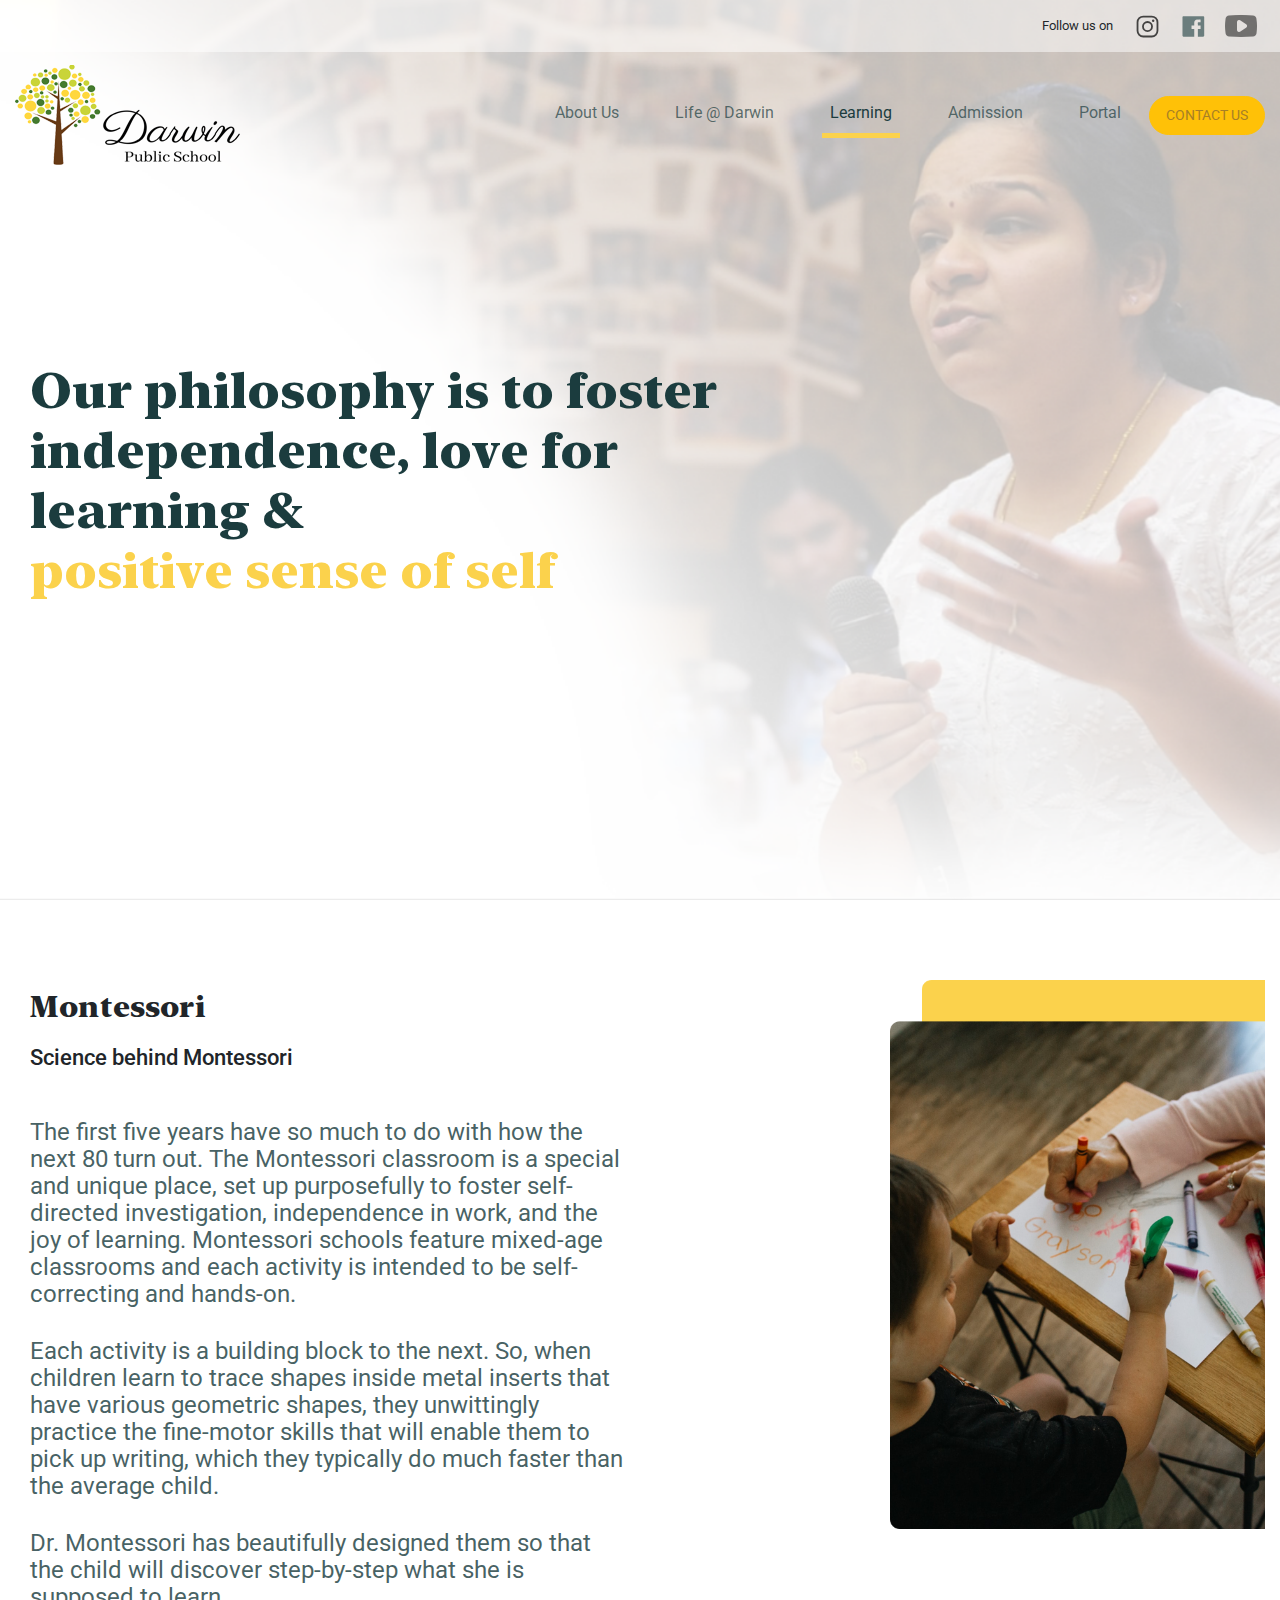
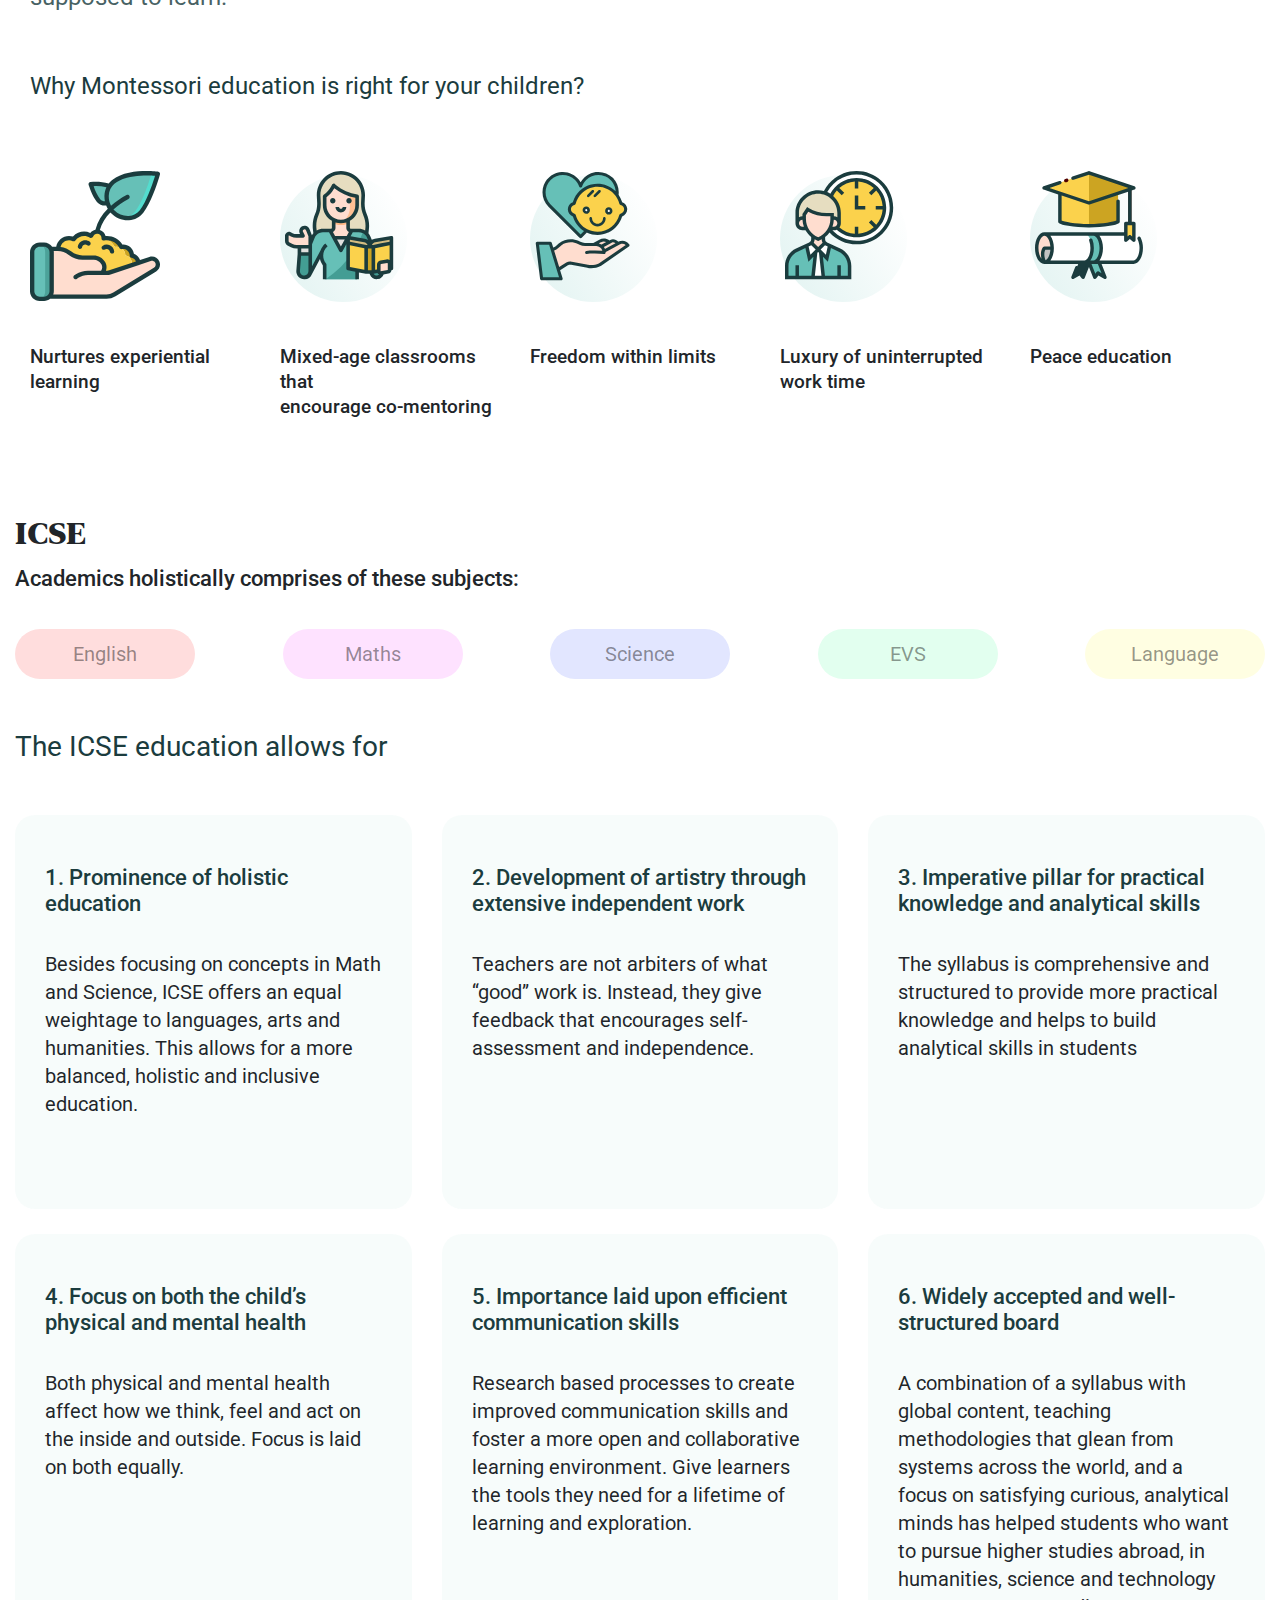
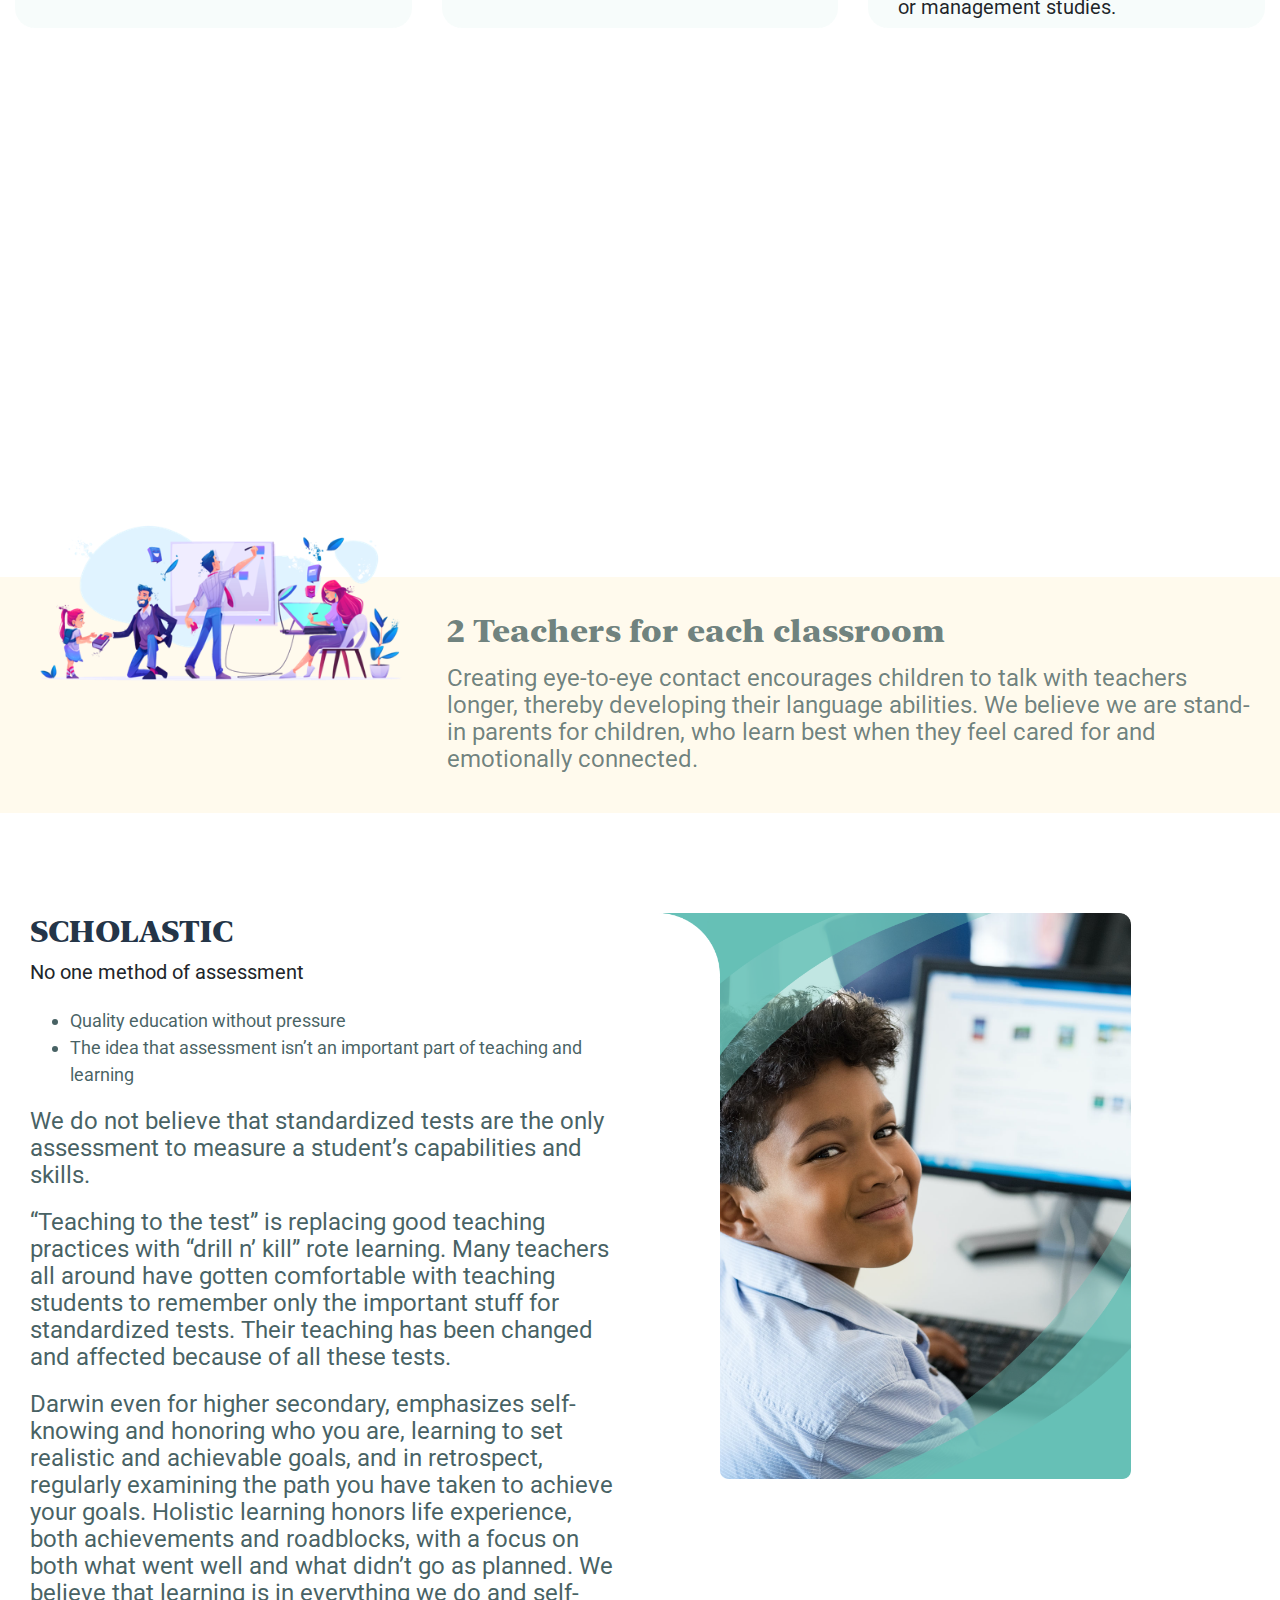
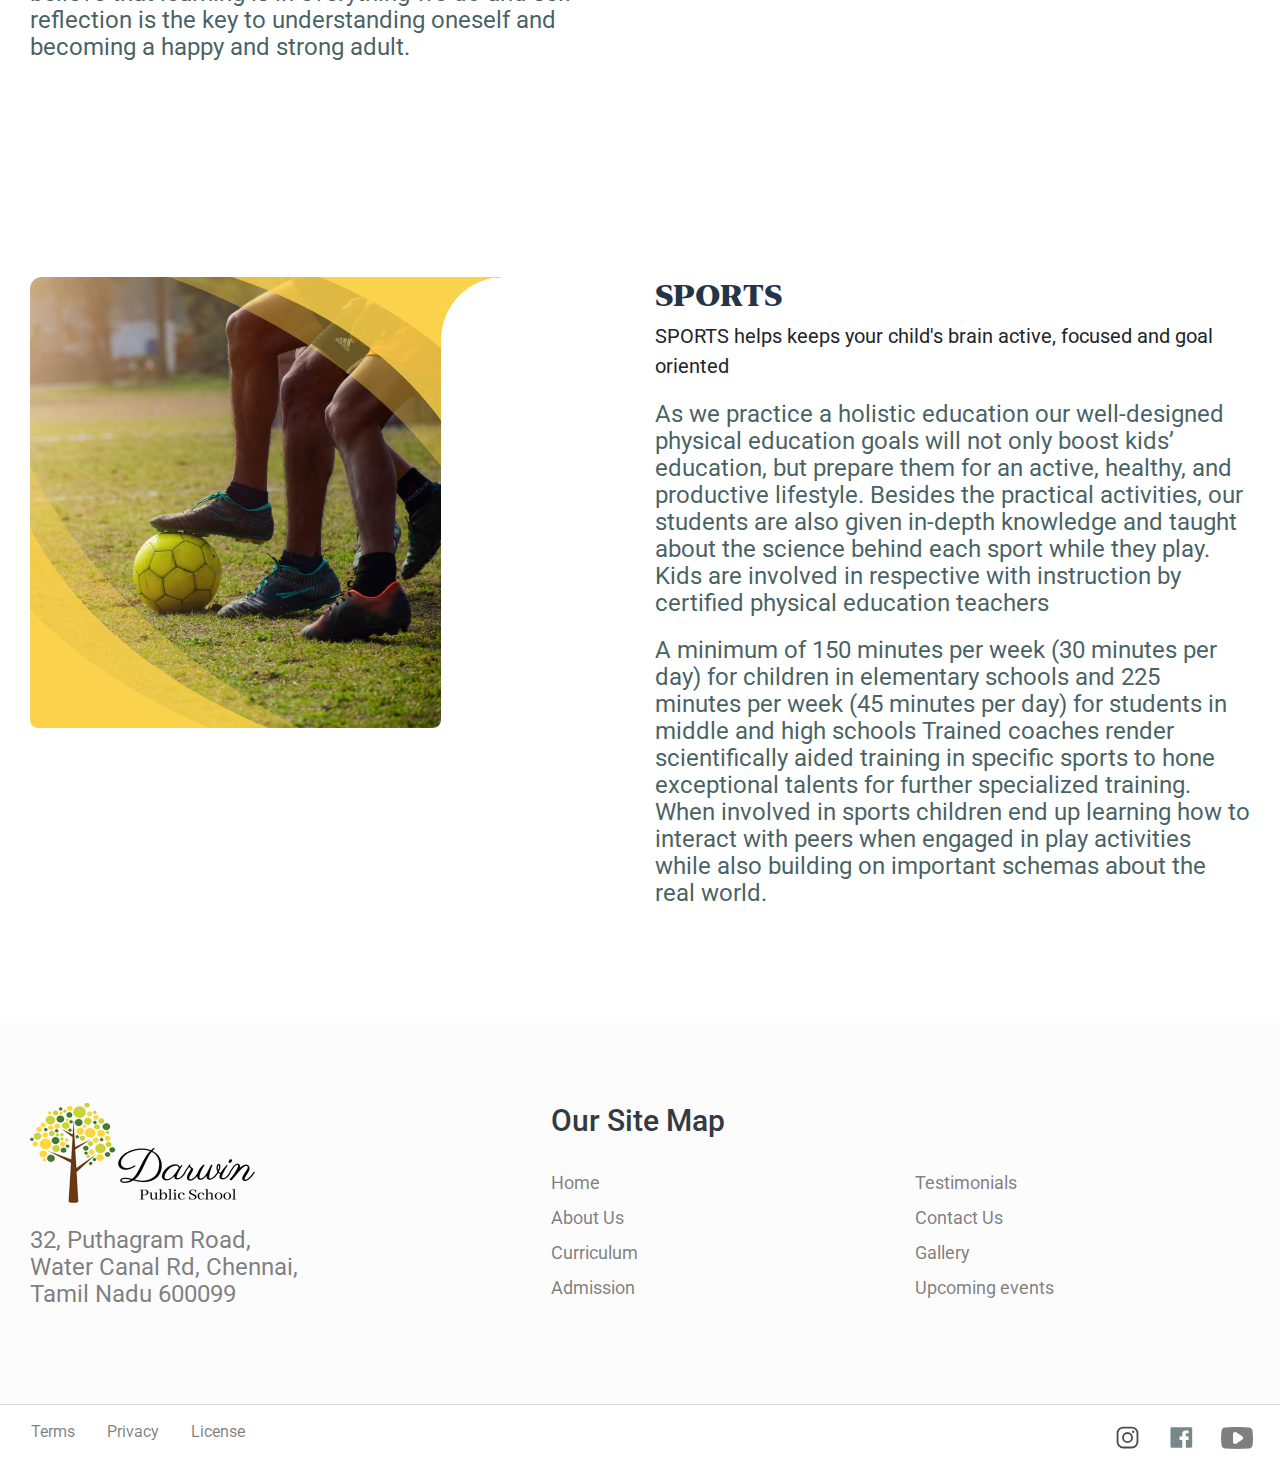
<file: learning.html>
<!DOCTYPE html>
<html lang="en">
  <head>
    <!-- Required meta tags -->
    <meta charset="utf-8" />
    <meta
      name="viewport"
      content="width=device-width, initial-scale=1, shrink-to-fit=no"
    />

    <!-- Bootstrap CSS -->
    <link rel="stylesheet" href="css/bootstrap.min.css" />
    <link rel="stylesheet" href="scss/custom.css" />
    <link rel="stylesheet" href="scss/responsive.css" />
    <link rel="stylesheet" href="fonts/stylesheet.css" />
    <link
      href="https://fonts.googleapis.com/css2?family=Roboto:wght@300;400;500;700&display=swap"
      rel="stylesheet"
    />

    <title>Darwin Public School</title>
    <link rel="shortcut icon" href="images/favicon.png" type="image/png" />
  </head>
  <body>
    <div class="container-fluid position-absolute">
      <div class="row social-top">
        <div class="container">
          <div class="row">
            <div class="col-md-auto social-top-content ml-auto">
              <span>Follow us on</span>
              <a
                href="https://www.instagram.com/darwinpublicschool/"
                target="_blank"
              >
                <img src="images/insta-icon.svg" class="insta-icon" alt="" />
              </a>
              <a
                href="https://www.facebook.com/darwinpublicschool/"
                target="_blank"
              >
                <img src="images/icon-fb.svg" alt="" />
              </a>
              <a
                href="https://www.youtube.com/channel/UCVIfw1fNpS28ihT_WG0MjDA"
                target="_blank"
              >
                <img src="images/youtube.png" alt="" />
              </a>
            </div>
          </div>
        </div>
      </div>
      <header class="container px-0">
        <nav class="navbar navbar-expand-lg navbar-light px-0">
          <a class="navbar-brand" href="index.html"
            ><img src="images/darwin-logo.png" alt=""
          /></a>
          <button
            class="navbar-toggler bg-warning"
            type="button"
            data-toggle="collapse"
            data-target="#navbarSupportedContent"
            aria-controls="navbarSupportedContent"
            aria-expanded="false"
            aria-label="Toggle navigation"
          >
            <span class="navbar-toggler-icon"></span>
          </button>

          <div class="collapse navbar-collapse" id="navbarSupportedContent">
            <ul class="navbar-nav ml-auto py-4 py-md-0">
              <li class="nav-item">
                <a class="nav-link" href="about.html"
                  >About Us <span class="sr-only">(current)</span></a
                >
              </li>
              <li class="nav-item">
                <a class="nav-link" href="darwin-life.html">Life @ Darwin</a>
              </li>
              <li class="nav-item active">
                <a class="nav-link" href="learning.html">Learning</a>
              </li>
              <li class="nav-item">
                <a class="nav-link" href="admission.html">Admission</a>
              </li>
              <li class="nav-item">
                <a
                  class="nav-link"
                  target="_blank"
                  href="https://parent.neverskip.com/"
                  >Portal</a
                >
              </li>
            </ul>
            <a href="contact.html" class="btn btn-warning rounded-pill btn-lg">
              Contact Us
            </a>
          </div>
        </nav>
      </header>
    </div>
    <div class="container-fluid darwin-learning">
      <div class="container">
        <div class="row">
          <div class="col-md-8">
            <h1>
              <span class="d-block">
                Our philosophy is to foster independence, love for learning
                &amp;
              </span>
              positive sense of self
            </h1>
            <!-- <p>dsd</p> -->
          </div>
        </div>
      </div>
    </div>
    <div class="container-fluid safety-features montessori-section">
      <div class="container">
        <div class="row">
          <div class="col-sm-8 col-lg-6">
            <h3>
              Montessori <span class="d-block"> Science behind Montessori</span>
            </h3>
            <p>
              The first five years have so much to do with how the next 80 turn
              out. The Montessori classroom is a special and unique place, set
              up purposefully to foster self-directed investigation,
              independence in work, and the joy of learning. Montessori schools
              feature mixed-age classrooms and each activity is intended to be
              self-correcting and hands-on.
            </p>
            <p>
              Each activity is a building block to the next. So, when children
              learn to trace shapes inside metal inserts that have various
              geometric shapes, they unwittingly practice the fine-motor skills
              that will enable them to pick up writing, which they typically do
              much faster than the average child.
            </p>
            <p>
              <!-- In Montessori education, children apply themselves with the sort
              of concentration most adults find hard to muster. This method
              allows us to focus on respecting and encouraging each child's
              individual differences, providing a nurturing environment to teach
              social interaction and emotional skills. -->
              Dr. Montessori has beautifully designed them so that the child
              will discover step-by-step what she is supposed to learn.
            </p>
          </div>
          <div class="col-sm-4 col-lg-6 text-right">
            <img
              src="images/learning-montesorri.png"
              class="img-fluid mt-sm-5 mt-lg-0 absolute-right"
              alt=""
            />
          </div>
        </div>
        <div class="row">
          <div class="col darwin-benefits">
            <h4>Why Montessori education is right for your children?</h4>
          </div>
        </div>
        <div class="row text-center text-md-left">
          <div class="col-12 col-sm-4 col-lg">
            <img src="images/experimental-learning.svg" alt="" />
            <h6>
              Nurtures experiential <br />
              learning
            </h6>
          </div>
          <div class="col-12 col-sm-4 col-lg">
            <img src="images/mixed-age-classrooms.svg" alt="" />
            <h6>
              Mixed-age classrooms that <br />
              encourage co-mentoring
            </h6>
          </div>
          <div class="col-12 col-sm-4 col-lg mb-sm-5 mb-lg-0">
            <img src="images/childrens-freedom.svg" alt="" />
            <h6>
              Freedom within limits
              <!-- for <br />
              your children to thrive -->
            </h6>
          </div>
          <div class="col-12 col-sm-4 col-lg">
            <img src="images/luxury-worktime.svg" alt="" />
            <h6>
              Luxury of uninterrupted <br />
              work time
            </h6>
          </div>
          <div class="col-12 col-sm-4 col-lg">
            <img src="images/peace-education.svg" alt="" />
            <h6>
              Peace education
              <!-- to raise <br />
              responsible citizens -->
            </h6>
          </div>
        </div>
      </div>
    </div>
    <div class="container isce-container">
      <div class="row">
        <div class="col">
          <h3>
            ICSE
            <span class="d-block">
              Academics holistically comprises of these subjects:
            </span>
          </h3>
          <!-- <h4>Why Montessori education is right for your children?</h4> -->
        </div>
        <div class="col-md-12 d-flex justify-content-between button-row">
          <button class="btn english rounded-pill">English</button>
          <button class="btn maths rounded-pill">Maths</button>
          <button class="btn science rounded-pill">Science</button>
          <button class="btn evs rounded-pill">EVS</button>
          <button class="btn language rounded-pill">Language</button>
          <!-- <button class="btn phyedu rounded-pill">Phy Education</button> -->
        </div>
      </div>
      <div class="row isce-inner-container">
        <div class="col-md-12"><h4>The ICSE education allows for</h4></div>
        <div class="col-sm-6 col-lg-4">
          <div class="isce-box">
            <h5>1. Prominence of holistic education</h5>
            <p>
              Besides focusing on concepts in Math and Science, ICSE offers an
              equal weightage to languages, arts and humanities. This allows for
              a more balanced, holistic and inclusive education.
            </p>
          </div>
        </div>
        <div class="col-sm-6 col-lg-4">
          <div class="isce-box">
            <h5>
              2. Development of artistry through extensive independent work
            </h5>
            <p>
              Teachers are not arbiters of what “good” work is. Instead, they
              give feedback that encourages self-assessment and independence.
            </p>
          </div>
        </div>
        <div class="col-sm-6 col-lg-4">
          <div class="isce-box">
            <h5>
              3. Imperative pillar for practical knowledge and analytical skills
            </h5>
            <p>
              The syllabus is comprehensive and structured to provide more
              practical knowledge and helps to build analytical skills in
              students
            </p>
          </div>
        </div>
        <div class="col-sm-6 col-lg-4">
          <div class="isce-box">
            <h5>4. Focus on both the child’s physical and mental health</h5>
            <p>
              Both physical and mental health affect how we think, feel and act
              on the inside and outside. Focus is laid on both equally.
            </p>
          </div>
        </div>
        <div class="col-sm-6 col-lg-4">
          <div class="isce-box">
            <h5>5. Importance laid upon efficient communication skills</h5>
            <p>
              Research based processes to create improved communication skills
              and foster a more open and collaborative learning environment.
              Give learners the tools they need for a lifetime of learning and
              exploration.
            </p>
          </div>
        </div>
        <div class="col-sm-6 col-lg-4">
          <div class="isce-box">
            <h5>6. Widely accepted and well-structured board</h5>
            <p>
              A combination of a syllabus with global content, teaching
              methodologies that glean from systems across the world, and a
              focus on satisfying curious, analytical minds has helped students
              who want to pursue higher studies abroad, in humanities, science
              and technology or management studies.
            </p>
          </div>
        </div>
      </div>
      <div class="row my-4">
        <div class="col-md-6 offset-md-3">
          <iframe
            class="active-video d-block w-100"
            height="400"
            src="https://www.youtube.com/embed/PJtKxRPrl4o"
            frameborder="0"
            allow="accelerometer; autoplay; clipboard-write; encrypted-media; gyroscope; picture-in-picture"
            allowfullscreen
          ></iframe>
        </div>
      </div>
    </div>

    <div class="container-fluid two-teachers">
      <div class="container">
        <div class="row">
          <div class="col-sm-5 col-lg-4">
            <img src="images/classroom-teachers.png" class="img-fluid" alt="" />
          </div>
          <div class="col-sm-7 col-lg-8 my-auto">
            <h4>2 Teachers for each classroom</h4>
            <p>
              Creating eye-to-eye contact encourages children to talk with
              teachers longer, thereby developing their language abilities. We
              believe we are stand-in parents for children, who learn best when
              they feel cared for and emotionally connected.
            </p>
          </div>
        </div>
      </div>
    </div>

    <div class="container-fluid tech-enabled-classes">
      <div class="container">
        <div class="row">
          <div class="col-sm-7 col-lg-6 my-auto">
            <h3>SCHOLASTIC</h3>
            <span>No one method of assessment</span>
            <!-- <h4 class="mt-3">Science behind Montessori</h4> -->
            <ul>
              <li>Quality education without pressure</li>
              <li>
                The idea that assessment isn’t an important part of teaching and
                learning
              </li>
            </ul>

            <p>
              We do not believe that standardized tests are the only assessment
              to measure a student’s capabilities and skills.
            </p>
            <p>
              “Teaching to the test” is replacing good teaching practices with
              “drill n’ kill” rote learning. Many teachers all around have
              gotten comfortable with teaching students to remember only the
              important stuff for standardized tests. Their teaching has been
              changed and affected because of all these tests.
            </p>
            <p>
              Darwin even for higher secondary, emphasizes self-knowing and
              honoring who you are, learning to set realistic and achievable
              goals, and in retrospect, regularly examining the path you have
              taken to achieve your goals. Holistic learning honors life
              experience, both achievements and roadblocks, with a focus on both
              what went well and what didn’t go as planned. We believe that
              learning is in everything we do and self-reflection is the key to
              understanding oneself and becoming a happy and strong adult.
            </p>
          </div>
          <div class="col-sm-5 col-lg-6 mt-5 mt-md-0">
            <img src="images/scholastic.png" class="img-fluid" alt="" />
          </div>
        </div>
      </div>
    </div>
    <div class="container-fluid tech-enabled-classes">
      <div class="container">
        <div class="row">
          <div class="col-sm-5 col-lg-6 mb-5 mb-md-0">
            <img src="images/learning-sports.png" class="img-fluid" alt="" />
          </div>
          <div class="col-sm-7 col-lg-6 my-auto">
            <h3>SPORTS</h3>
            <span
              >SPORTS helps keeps your child's brain active, focused and goal
              oriented</span
            >
            <p>
              As we practice a holistic education our well-designed physical
              education goals will not only boost kidsʼ education, but prepare
              them for an active, healthy, and productive lifestyle. Besides the
              practical activities, our students are also given in-depth
              knowledge and taught about the science behind each sport while
              they play. Kids are involved in respective with instruction by
              certified physical education teachers
            </p>
            <p>
              A minimum of 150 minutes per week (30 minutes per day) for
              children in elementary schools and 225 minutes per week (45
              minutes per day) for students in middle and high schools Trained
              coaches render scientifically aided training in specific sports to
              hone exceptional talents for further specialized training. When
              involved in sports children end up learning how to interact with
              peers when engaged in play activities while also building on
              important schemas about the real world.
            </p>
          </div>
        </div>
      </div>
    </div>

    <footer class="container-fluid">
      <div class="container">
        <div class="row">
          <div class="col-md-5">
            <img src="images/darwin-logo.png" alt="" />
            <p class="mt-4">
              32, Puthagram Road, <br />
              Water Canal Rd, Chennai, <br />
              Tamil Nadu 600099
            </p>
          </div>
          <div class="col-md-7">
            <div class="row">
              <div class="col"><h4 class="text-dark">Our Site Map</h4></div>
            </div>
            <div class="row">
              <div class="col-md-6">
                <ul class="p-0">
                  <li><a href="index.html"> Home </a></li>
                  <li><a href="about.html"> About Us </a></li>
                  <li><a href="learning.html"> Curriculum</a></li>
                  <li><a href="admission.html"> Admission</a></li>
                </ul>
              </div>
              <div class="col-md-6">
                <ul class="p-0">
                  <li><a href="index.html#videoGallery"> Testimonials </a></li>
                  <li>
                    <a href="contact.html"> Contact Us </a>
                  </li>
                  <li>
                    <a href="index.html#galleryCarousel"> Gallery </a>
                  </li>
                  <li>
                    <a href="index.html#videoGallery"> Upcoming events</a>
                  </li>
                </ul>
              </div>
            </div>
          </div>
        </div>
      </div>
    </footer>
    <div class="container-fluid terms">
      <div class="container">
        <div class="row">
          <div class="col-md-6">
            <ul class="nav">
              <li class="nav-item">
                <a class="nav-link active" href="#">Terms</a>
              </li>
              <li class="nav-item">
                <a class="nav-link" href="#">Privacy</a>
              </li>
              <li class="nav-item">
                <a class="nav-link" href="#">License</a>
              </li>
            </ul>
          </div>
          <div class="col-md-6 social-footer text-center text-md-right">
            <a
              href="https://www.instagram.com/darwinpublicschool/"
              target="_blank"
            >
              <img src="images/insta-icon.svg" class="insta-icon" alt="" />
            </a>
            <a
              href="https://www.facebook.com/darwinpublicschool/"
              target="_blank"
            >
              <img src="images/icon-fb.svg" alt="" />
            </a>
            <a
              href="https://www.youtube.com/channel/UCVIfw1fNpS28ihT_WG0MjDA"
              target="_blank"
            >
              <img src="images/youtube.png" alt="" />
            </a>
          </div>
        </div>
      </div>
    </div>
    <!-- Optional JavaScript -->
    <!-- jQuery first, then Popper.js, then Bootstrap JS -->
    <script src="js/jquery.min.js"></script>
    <script src="js/bootstrap.min.js"></script>
  </body>
</html>
</file>
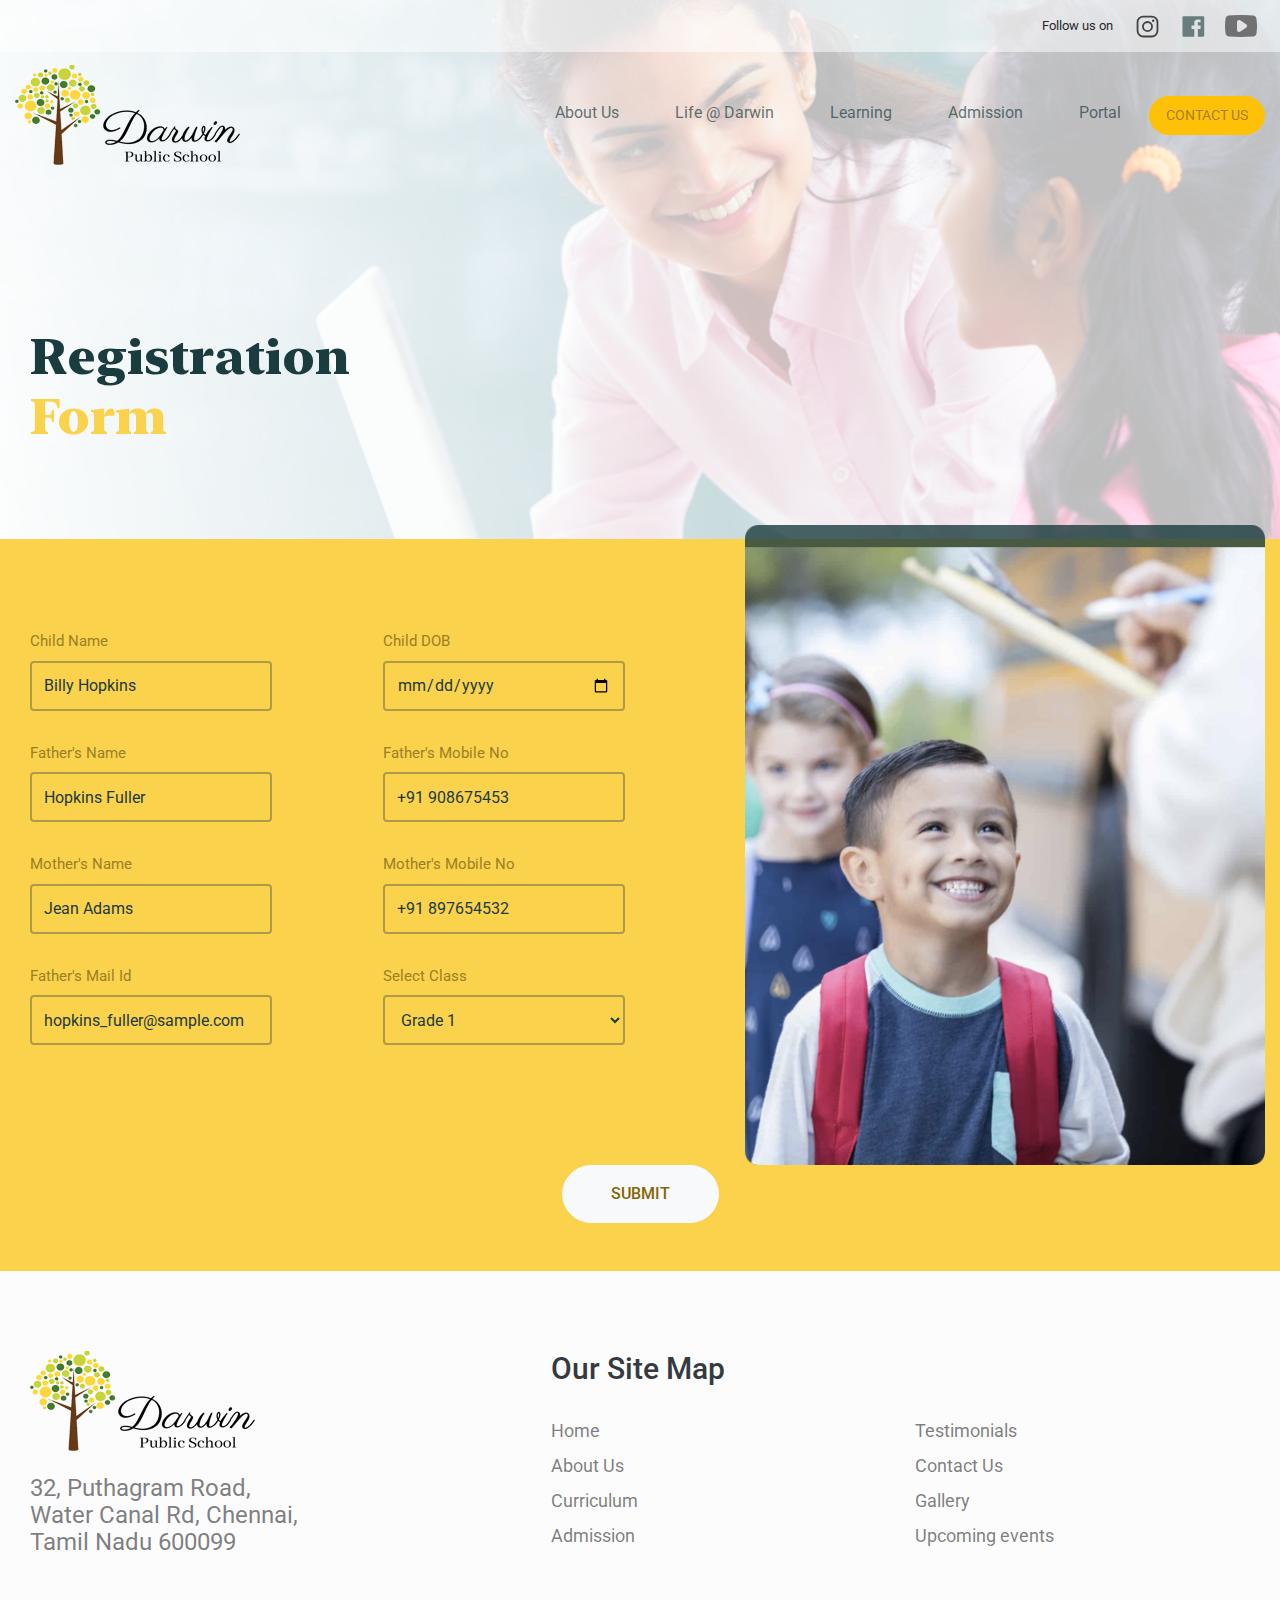
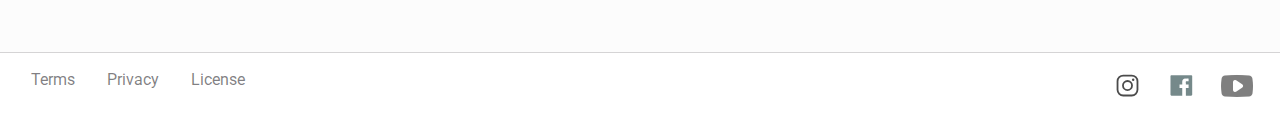
<file: registration.html>
<!DOCTYPE html>
<html lang="en">
  <head>
    <!-- Required meta tags -->
    <meta charset="utf-8" />
    <meta
      name="viewport"
      content="width=device-width, initial-scale=1, shrink-to-fit=no"
    />

    <!-- Bootstrap CSS -->
    <link rel="stylesheet" href="css/bootstrap.min.css" />
    <link rel="stylesheet" href="scss/custom.css" />
    <link rel="stylesheet" href="scss/responsive.css" />
    <link rel="stylesheet" href="fonts/stylesheet.css" />
    <link
      href="https://fonts.googleapis.com/css2?family=Roboto:wght@300;400;500;700&display=swap"
      rel="stylesheet"
    />
    <link rel="shortcut icon" href="images/favicon.png" type="image/png" />

    <title>Darwin Public School</title>
  </head>
  <body>
    <div class="container-fluid position-absolute">
      <div class="row social-top">
        <div class="container">
          <div class="row">
            <div class="col-md-auto social-top-content ml-auto">
              <span>Follow us on</span>
              <a
                href="https://www.instagram.com/darwinpublicschool/"
                target="_blank"
              >
                <img src="images/insta-icon.svg" class="insta-icon" alt="" />
              </a>
              <a
                href="https://www.facebook.com/darwinpublicschool/"
                target="_blank"
              >
                <img src="images/icon-fb.svg" alt="" />
              </a>
              <a
                href="https://www.youtube.com/channel/UCVIfw1fNpS28ihT_WG0MjDA"
                target="_blank"
              >
                <img src="images/youtube.png" alt="" />
              </a>
            </div>
          </div>
        </div>
      </div>
      <header class="container px-0">
        <nav class="navbar navbar-expand-lg navbar-light px-0">
          <a class="navbar-brand" href="index.html"
            ><img src="images/darwin-logo.png" alt=""
          /></a>
          <button
            class="navbar-toggler bg-warning"
            type="button"
            data-toggle="collapse"
            data-target="#navbarSupportedContent"
            aria-controls="navbarSupportedContent"
            aria-expanded="false"
            aria-label="Toggle navigation"
          >
            <span class="navbar-toggler-icon"></span>
          </button>

          <div class="collapse navbar-collapse" id="navbarSupportedContent">
            <ul class="navbar-nav ml-auto py-4 py-md-0">
              <li class="nav-item">
                <a class="nav-link" href="about.html"
                  >About Us <span class="sr-only">(current)</span></a
                >
              </li>
              <li class="nav-item">
                <a class="nav-link" href="darwin-life.html">Life @ Darwin</a>
              </li>
              <li class="nav-item">
                <a class="nav-link" href="learning.html">Learning</a>
              </li>
              <li class="nav-item">
                <a class="nav-link" href="admission.html">Admission</a>
              </li>
              <li class="nav-item">
                <a
                  class="nav-link"
                  target="_blank"
                  href="https://parent.neverskip.com/"
                  >Portal</a
                >
              </li>
            </ul>
            <a href="contact.html" class="btn btn-warning rounded-pill btn-lg">
              Contact Us
            </a>
          </div>
        </nav>
      </header>
    </div>
    <div class="container-fluid inner-banner registration-bg">
      <div class="container">
        <div class="row">
          <div class="col-md-5">
            <h1><span class="d-block">Registration</span> Form</h1>
          </div>
        </div>
      </div>
    </div>

    <div class="container-fluid director-bg" id="registration">
      <div class="container">
        <div class="row">
          <div class="col director-box">
            <div class="row">
              <div class="col-md-6">
                <form>
                  <div class="form-row justify-content-between">
                    <div class="form-group col-md-5">
                      <label for="childName">Child Name</label>
                      <input
                        type="text"
                        class="form-control"
                        id="childName"
                        placeholder="Billy Hopkins"
                      />
                    </div>
                    <div class="form-group col-md-5">
                      <label for="childDob">Child DOB</label>
                      <input type="date" class="form-control" id="childDob" />
                    </div>
                  </div>
                  <div class="form-row justify-content-between">
                    <div class="form-group col-md-5">
                      <label for="fatherName">Father's Name</label>
                      <input
                        type="text"
                        class="form-control"
                        id="fatherName"
                        placeholder="Hopkins Fuller"
                      />
                    </div>
                    <div class="form-group col-md-5">
                      <label for="fatherPhone">Father's Mobile No</label>
                      <input
                        type="text"
                        class="form-control"
                        id="fatherPhone"
                        placeholder="+91 908675453"
                      />
                    </div>
                  </div>
                  <div class="form-row justify-content-between">
                    <div class="form-group col-md-5">
                      <label for="motherName">Mother's Name</label>
                      <input
                        type="text"
                        class="form-control"
                        id="motherName"
                        placeholder="Jean Adams"
                      />
                    </div>
                    <div class="form-group col-md-5">
                      <label for="motherPhone">Mother's Mobile No</label>
                      <input
                        type="text"
                        class="form-control"
                        id="motherPhone"
                        placeholder="+91 897654532"
                      />
                    </div>
                  </div>
                  <div class="form-row justify-content-between">
                    <div class="form-group col-md-5">
                      <label for="fatherName">Father's Mail Id</label>
                      <input
                        type="email"
                        class="form-control"
                        id="fatherName"
                        placeholder="hopkins_fuller@sample.com"
                      />
                    </div>
                    <div class="form-group col-md-5">
                      <label for="motherPhone">Select Class</label>
                      <select id="inputState" class="form-control">
                        <option selected>Grade 1</option>
                        <option>...</option>
                      </select>
                    </div>
                  </div>
                </form>
              </div>
            </div>

            <img
              src="images/registration-form.png"
              class="director img-fluid"
              alt=""
            />
          </div>
        </div>
        <div class="row">
          <div class="col text-center mb-5">
            <button
              class="btn btn-light rounded-pill btn-lg px-5 py-3 text-uppercase"
              data-toggle="modal"
              data-target="#exampleModal"
            >
              Submit
            </button>
          </div>
        </div>
      </div>
    </div>

    <footer class="container-fluid">
      <div class="container">
        <div class="row">
          <div class="col-md-5">
            <img src="images/darwin-logo.png" alt="" />
            <p class="mt-4">
              32, Puthagram Road, <br />
              Water Canal Rd, Chennai, <br />
              Tamil Nadu 600099
            </p>
          </div>
          <div class="col-md-7">
            <div class="row">
              <div class="col"><h4 class="text-dark">Our Site Map</h4></div>
            </div>
            <div class="row">
              <div class="col-md-6">
                <ul class="p-0">
                  <li><a href="index.html"> Home </a></li>
                  <li><a href="about.html"> About Us </a></li>
                  <li><a href="learning.html"> Curriculum</a></li>
                  <li><a href="admission.html"> Admission</a></li>
                </ul>
              </div>
              <div class="col-md-6">
                <ul class="p-0">
                  <li><a href="index.html#videoGallery"> Testimonials </a></li>
                  <li>
                    <a href="contact.html"> Contact Us </a>
                  </li>
                  <li>
                    <a href="index.html#galleryCarousel"> Gallery </a>
                  </li>
                  <li>
                    <a href="index.html#videoGallery"> Upcoming events</a>
                  </li>
                </ul>
              </div>
            </div>
          </div>
        </div>
      </div>
    </footer>
    <div class="container-fluid terms">
      <div class="container">
        <div class="row">
          <div class="col-md-6">
            <ul class="nav">
              <li class="nav-item">
                <a class="nav-link active" href="#">Terms</a>
              </li>
              <li class="nav-item">
                <a class="nav-link" href="#">Privacy</a>
              </li>
              <li class="nav-item">
                <a class="nav-link" href="#">License</a>
              </li>
            </ul>
          </div>
          <div class="col-md-6 social-footer text-center text-md-right">
            <a
              href="https://www.instagram.com/darwinpublicschool/"
              target="_blank"
            >
              <img src="images/insta-icon.svg" class="insta-icon" alt="" />
            </a>
            <a
              href="https://www.facebook.com/darwinpublicschool/"
              target="_blank"
            >
              <img src="images/icon-fb.svg" alt="" />
            </a>
            <a
              href="https://www.youtube.com/channel/UCVIfw1fNpS28ihT_WG0MjDA"
              target="_blank"
            >
              <img src="images/youtube.png" alt="" />
            </a>
          </div>
        </div>
      </div>
    </div>
    <div
      class="modal admission-modal fade"
      id="exampleModal"
      tabindex="-1"
      role="dialog"
      aria-labelledby="exampleModalLabel"
      aria-hidden="true"
    >
      <div class="modal-dialog modal-xl">
        <div class="modal-content">
          <div class="modal-body">
            <button
              type="button"
              class="close"
              data-dismiss="modal"
              aria-label="Close"
            >
              <img src="images/close.svg" alt="" />
            </button>
            <div class="row">
              <div class="col-md-5 px-0">
                <img src="images/remit-fee.png" class="img-fluid" alt="" />
              </div>
              <div class="col-md-7 my-auto px-0 pl-md-5">
                <h3 class="mt-5 mt-md-0">Remit Fee</h3>
                <p>
                  Lorem ipsum dolor sit amet, consectetur adipiscing elit, sed
                  do eiusmod tempor incididunt ut labore et dolore magna aliqua.
                  Ut enim ad minim veniam.
                </p>
                <p>
                  Quis nostrud exercitation ullamco laboris nisi ut aliquip ex
                  ea commodo consequat. Duis aute irure dolor in reprehenderit
                  in voluptate velit esse.
                </p>
                <button class="btn px-4 rounded-pill btn-lg">
                  Pay Now <img src="images/btn-arrow.svg" class="ml-2" alt="" />
                </button>
              </div>
            </div>
          </div>
        </div>
      </div>
    </div>
    <!-- Optional JavaScript -->
    <!-- jQuery first, then Popper.js, then Bootstrap JS -->
    <script src="js/jquery.min.js"></script>
    <script src="js/bootstrap.min.js"></script>
  </body>
</html>
</file>
<file: scss/custom.css>
h1,
h2,
h3 {
  font-family: 'New York Large';
}

h1 {
  color: #fbd24c;
  font-size: 50px;
}

h1 span {
  color: #1b3c3e;
}

h2 {
  font-size: 45px;
}

h3 {
  font-size: 40px;
}

body {
  font-family: 'Roboto', sans-serif;
  font-weight: 390;
}

.container {
  max-width: 1706px;
  width: 100%;
}

.big-font {
  font-size: 24px;
  line-height: 35px;
  color: #4d6163;
}

.social-top {
  background: rgba(255, 255, 255, 0.5);
}

.social-top .social-top-content {
  padding-top: 10px;
  padding-bottom: 10px;
  text-align: right;
}

.social-top .social-top-content span {
  font-size: 13px;
  margin-right: 8px;
}

.social-top .social-top-content a {
  margin: 0 8px;
}

header h1 {
  margin-top: 190px;
  margin-bottom: 87px;
  color: #fbd24c;
}

header h1 span {
  color: #1b3c3e;
}

header .navbar {
  z-index: 1;
}

header .navbar .navbar-nav .nav-item .nav-link {
  color: rgba(27, 60, 62, 0.7);
  margin-left: 20px;
  margin-right: 20px;
  font-weight: 400;
  border-bottom: 5px solid transparent;
}

header .navbar .navbar-nav .nav-item .nav-link:hover {
  border-bottom: 5px solid #fbd24c;
  color: #1b3c3e;
}

header .navbar .navbar-nav .active .nav-link {
  border-bottom: 5px solid #fbd24c;
  color: #1b3c3e;
}

header .navbar .btn {
  color: #a77f26;
  font-size: 14px;
  text-transform: uppercase;
}

.main-banner {
  background: url(../images/main-home.png) no-repeat top center;
  padding-top: 280px;
  padding-bottom: 54px;
  height: 100vh;
  background-size: cover;
}

.main-banner h1 {
  margin-bottom: 40px;
}

.main-banner h3 {
  font-size: 35px;
  margin-bottom: 60px;
  font-family: 'Roboto', sans-serif;
  font: normal;
  color: #486264;
}

.main-banner h3 span {
  font-weight: bold;
  color: #1b3c3e;
}

.main-banner .banner-contact span {
  font-size: 24px;
  color: #1b3c3e;
  font-weight: 400;
  margin-right: 35px;
}

.main-banner .banner-contact span img {
  margin-right: 15px;
}

.main-banner .banner-contact a {
  color: #1b3c3e;
}

.main-banner .enquire-now {
  background: rgba(251, 210, 76, 0.25);
  border-radius: 5px;
  padding: 40px;
}

.main-banner .enquire-now h4 {
  font-size: 28px;
  color: #1b3c3e;
}

.main-banner .enquire-now p {
  color: #1b3c3e;
  line-height: 20px;
  margin-top: 16px;
  margin-bottom: 22px;
  font-size: 15px !important;
  font-weight: 300;
}

.main-banner .enquire-now .form-control {
  background: transparent;
  border: 0;
  border-bottom: 2px solid rgba(27, 60, 62, 0.3);
  border-radius: 0;
  padding: 20px 0;
}

.main-banner .enquire-now .btn {
  background: #fbd24c;
  color: #846605;
  font-size: 20px;
  font-weight: 500;
  margin-top: 15px;
}

.main-banner .enquire-now .btn img {
  margin-right: 10px;
}

.infrastructure {
  padding-top: 100px;
  padding-bottom: 80px;
}

.infrastructure h2 {
  color: #1b3c3e;
  margin-bottom: 80px;
}

.infrastructure .infrastructure-info {
  background: url(../images/infrastructure-box-bg.png) no-repeat top right;
  max-width: 300px;
  height: 370px;
  padding: 30px;
}

.infrastructure .infrastructure-info h6 {
  font-size: 18px;
  color: #333333;
  margin-top: 64px;
  line-height: 25px;
}

.why-darwin {
  padding-top: 160px;
  padding-bottom: 140px;
  background: url(../images/light-texture.png) no-repeat left bottom;
}

.why-darwin h2 {
  margin-top: 65px;
  margin-bottom: 40px;
}

.why-darwin p {
  font-size: 21px;
  line-height: 32px;
  color: #486264;
  margin-bottom: 40px;
}

.why-darwin p span {
  display: block;
  font-weight: bold;
}

.why-darwin .first-box-mt {
  margin-top: 100px;
}

.why-darwin .darwin-speciality {
  background: #fbd24c;
  border-radius: 20px;
  padding: 32px;
  margin-bottom: 50px;
}

.why-darwin .darwin-speciality h4 {
  margin-top: 25px;
  margin-bottom: 20px;
  color: #1b3c3e;
  font-size: 24px;
}

.why-darwin .darwin-speciality p {
  color: #876f23;
  font-size: 19px;
  line-height: 25px;
  margin-bottom: 0;
}

.why-darwin .speciality-light-bg {
  background: #ffe9a2;
}

.why-darwin .speciality-light-bg p {
  color: #80744d;
}

.video-blog .perspective-headings h3 {
  font-size: 45px;
  line-height: 50px;
}

.video-blog .perspective-headings p {
  font-size: 22px;
}

.video-blog .carousel .active-video {
  height: 544px;
}

.video-blog .carousel .video-tile {
  z-index: -1;
}

.video-blog .carousel .carousel-control-next,
.video-blog .carousel .carousel-control-prev {
  position: static;
  margin-top: 25px;
  width: 8%;
  opacity: 1;
}

.video-blog .carousel .carousel-indicators {
  display: -webkit-inline-box;
  margin: 0;
  max-width: 965px;
  overflow-x: scroll;
  overflow-y: hidden;
  position: static;
}

.video-blog .carousel .carousel-indicators li {
  width: 33% !important;
  height: 129px;
  text-indent: 0;
  position: relative;
}

.video-blog .carousel .carousel-indicators li .tile-overlay {
  position: absolute;
  top: 0;
  left: 0;
  right: 0;
  bottom: 0;
}

.video-blog .blog-events {
  height: 1228px;
  overflow-y: scroll;
  padding-top: 60px;
  padding-bottom: 60px;
  border: 1px solid #ededed;
  border-radius: 10px;
  padding: 40px;
}

.video-blog .blog-events .darwin-events {
  -webkit-box-align: center;
      -ms-flex-align: center;
          align-items: center;
}

.video-blog .blog-events .darwin-events h3 {
  font-size: 40px;
  margin-bottom: 40px;
}

.video-blog .blog-events .darwin-events h3 span {
  font-family: 'Roboto', sans-serif;
  color: rgba(36, 53, 72, 0.5);
  font-weight: normal;
  font-size: 28px;
}

.video-blog .blog-events .darwin-events a {
  color: #636f7c;
  font-size: 28px;
  font-weight: 400;
}

.video-blog .blog-events .event-box {
  margin-bottom: 52px;
}

.video-blog .blog-events .event-box h4 {
  margin-top: 13px;
  margin-bottom: 10px;
  font-size: 28px;
  line-height: 35px;
  color: #1b3c3e;
  font-weight: normal;
}

.video-blog .blog-events .event-box p {
  font-size: 22px;
  line-height: 32px;
  color: #636f7c;
}

.director-bg {
  background: #fbd24c;
}

.director-bg .director-box {
  position: relative;
  padding-top: 90px;
  padding-bottom: 90px;
}

.director-bg .director-box h3 {
  color: #1b3c3e;
  font-size: 46px;
  margin-bottom: 50px;
}

.director-bg .director-box h3 span {
  font-size: 28px;
  font-family: 'Roboto', sans-serif;
  font-weight: 400;
}

.director-bg .director-box p {
  color: #9a7f27;
  font-size: 24px;
}

.director-bg .director-box .director {
  position: absolute;
  bottom: -113px;
  right: 0;
}

.director-bg .director-box:after {
  content: '';
  width: 0;
  height: 0;
  border-left: 42px solid transparent;
  border-right: 42px solid transparent;
  border-top: 42px solid #fbd24c;
  position: absolute;
  bottom: -42px;
  left: 100px;
}

.director-info {
  padding-top: 160px;
  padding-bottom: 120px;
}

.teacher-darwin {
  background: #fafafa;
  padding-top: 120px;
  padding-bottom: 120px;
}

.teacher-darwin .left-align-img {
  border-top: 25px solid #fbd24c;
  -webkit-border-top-left-radius: 20px;
  -webkit-border-top-right-radius: 20px;
  -moz-border-radius-topleft: 20px;
  -moz-border-radius-topright: 20px;
  border-top-left-radius: 20px;
  border-top-right-radius: 20px;
}

.teacher-darwin .container p.quote {
  font-size: 20px;
  color: #486264;
  line-height: 30px;
}

.teacher-darwin .container p.quote span {
  display: block;
  text-transform: uppercase;
  font-weight: bold;
  margin-top: 30px;
}

.teacher-darwin .container h3 {
  padding-top: 50px;
  font-size: 40px;
  color: #1b3c3e;
}

.parents-darwin {
  background: url(../images/light-texture.png) no-repeat left bottom;
  padding-bottom: 200px;
}

.parents-darwin .left-align-img {
  margin-top: 0;
  border-top: 0;
}

.registration-bg {
  background: url(../images/registration-bg.png) no-repeat top right;
  padding-top: 326px;
  padding-bottom: 85px;
  background-size: cover;
}

.about-bg {
  background: url(../images/about-bg.png) no-repeat top right;
  background-size: cover;
}

.contact-bg {
  background: url(../images/contact-bg.png) no-repeat center center;
  height: 594px;
  background-size: cover;
}

.insta-icon {
  width: 29px;
  opacity: 0.7;
}

#registration form .form-group {
  margin-bottom: 30px;
}

#registration form .form-group label {
  font-size: 15px;
  font-weight: 400;
  color: #9a7f27;
}

#registration form .form-group .form-control {
  background: transparent;
  border: 2px solid #af9a47;
  height: 50px;
  color: #1b3c3e;
}

#registration form .form-group .form-control::-webkit-input-placeholder {
  color: #1b3c3e;
  font-weight: 400;
}

#registration form .form-group .form-control:-ms-input-placeholder {
  color: #1b3c3e;
  font-weight: 400;
}

#registration form .form-group .form-control::-ms-input-placeholder {
  color: #1b3c3e;
  font-weight: 400;
}

#registration form .form-group .form-control::placeholder {
  color: #1b3c3e;
  font-weight: 400;
}

#registration .btn {
  color: #846605;
  font-size: 16px;
  font-weight: 500;
}

#registration .director {
  bottom: 0;
}

#contact-us .director-box:after {
  display: none;
}

#contact-us .director-box .open-now {
  border: 2px solid #76601a;
  color: #76601a;
  font-size: 16px;
  line-height: 30px;
}

#contact-us .director-box .open-now:hover {
  background: #76601a;
  color: #fbd24c;
}

#contact-us .director-box .opening-hours h4 {
  font-size: 36px;
  font-family: 'New York Large';
}

#contact-us .director-box .opening-hours p {
  font-size: 20px;
  color: #1b3c3e;
  display: -webkit-box;
  display: -ms-flexbox;
  display: flex;
  -webkit-box-align: center;
      -ms-flex-align: center;
          align-items: center;
}

#contact-us ul {
  margin-top: 60px;
  display: -webkit-box;
  display: -ms-flexbox;
  display: flex;
  -webkit-box-pack: justify;
      -ms-flex-pack: justify;
          justify-content: space-between;
}

#contact-us ul li {
  margin-right: 12px;
}

#contact-us ul li .timing-box {
  background: #fcd65b;
  border: 2px solid #d0ad3e;
  border-radius: 8px;
  padding: 16px;
  text-align: left;
  height: 120px;
  width: 120px;
  margin-bottom: 20px;
}

#contact-us ul li .timing-box h6 {
  font-size: 22px;
  color: #76601a;
  text-transform: uppercase;
  margin-bottom: 16px;
}

#contact-us ul li .timing-box hr {
  margin: 0;
  margin-bottom: 4px;
  width: 50px;
}

#contact-us ul li .timing-box p {
  font-size: 16px !important;
  margin-bottom: 4px;
  font-weight: 350;
  color: #876f23;
  line-height: 17px;
}

#contact-us ul li .timing-box:hover {
  background: #ffdf79;
  border: 2px solid #76601a;
}

#contact-us ul li .sunday-time {
  border: 2px solidrgba(135, 111, 35, 1);
  background: transparent;
}

#contact-us address {
  padding: 45px;
  background: #fcd76d;
}

#contact-us address .row {
  border-bottom: 2px solid #fdd15e;
  padding: 10px 0;
}

#contact-us address p {
  font-size: 18px !important;
  color: #1b3c3e;
  font-weight: 500;
  margin-bottom: 0;
  line-height: 30px;
}

#contact-us address p span {
  font-size: 16px;
  font-weight: 300;
  display: block;
}

#contact-us address a {
  color: #1b3c3e;
}

#admission-page .director-box::after {
  display: none;
}

#admission-page .director-box .btn {
  color: #846605;
  font-weight: bold;
  line-height: 26px;
  font-size: 16px;
  text-transform: uppercase;
  font-family: Arial, Helvetica, sans-serif;
}

#admission-page .director-box .director {
  bottom: -160px;
}

.admission-modal .modal-content {
  border-radius: 15px;
}

.admission-modal .modal-content button.close {
  position: absolute;
  top: 20px;
  right: 20px;
  z-index: 1;
}

.admission-modal .modal-content .modal-body {
  padding: 40px;
}

.admission-modal .modal-content .modal-body h3 {
  font-size: 42px;
  line-height: 46px;
  color: #1b3c3e;
  margin-bottom: 30px;
}

.admission-modal .modal-content .modal-body p {
  color: #486264;
  font-size: 24px;
  line-height: 30px;
  margin-bottom: 25px;
}

.admission-modal .modal-content .modal-body .btn {
  background: #fbd24c;
  font-size: 14px;
  color: #846605;
  height: 50px;
  padding-top: 9px;
  text-transform: uppercase;
  font-weight: 500;
}

.darwin-life-bg {
  background: url(../images/darwin-life-bg.png) no-repeat top center;
  padding-bottom: 140px;
  background-size: cover;
  height: 100vh;
}

.darwin-life-bg p {
  padding-top: 300px;
  font-style: italic;
  margin-bottom: 28px;
  font-size: 28px !important;
  line-height: 32px !important;
}

.darwin-life-bg h1 {
  color: #1e2e3e;
  margin-bottom: 28px;
}

.darwin-life-bg h1 span {
  color: #fbd24c;
}

.darwin-campus {
  background: url(../images/darwin-campus.png) no-repeat bottom center;
  padding-top: 40px;
  padding-bottom: 380px;
}

.darwin-campus h2 {
  font-size: 50px;
  color: #fff;
  margin-bottom: 45px;
}

.darwin-campus p {
  font-size: 26px;
  color: #9a7f27;
  font-weight: 400;
}

.mt-custom {
  margin-top: 50px;
}

.tech-enabled-classes {
  padding-top: 100px;
  padding-bottom: 100px;
}

.tech-enabled-classes span {
  font-size: 20px;
  font-weight: normal;
}

.tech-enabled-classes img {
  width: 90%;
}

.tech-enabled-classes h3 {
  color: #243548;
}

.tech-enabled-classes p {
  font-size: 18px;
  line-height: 27px;
  color: #486264;
  margin-top: 40px;
}

.tech-enabled-classes .benefits-tips {
  margin-top: 100px;
}

.tech-enabled-classes .benefits-tips h5 {
  font-size: 35px;
  margin-bottom: 50px;
}

.tech-enabled-classes .activity-tags .badge {
  background: #c9e9e6;
  font-size: 20px;
  margin-bottom: 25px;
  font-weight: 400;
  color: #325f5b;
  padding: 13px 30px;
  margin-right: 10px;
}

.tech-enabled-classes ul {
  margin-top: 20px;
}

.tech-enabled-classes ul li {
  font-size: 18px;
  color: #486264;
}

.safety-features {
  padding-top: 80px;
  padding-bottom: 80px;
  background: #fbfbfb;
}

.safety-features h3 {
  margin-bottom: 100px;
}

.safety-features h6 {
  font-size: 22px;
  line-height: 25px;
  margin-top: 42px;
}

.darwin-learning {
  background: url(../images/learning-bg.png) no-repeat top center;
  padding-bottom: 180px;
  height: 100vh;
  background-size: cover;
}

.darwin-learning h1 {
  padding-top: 360px;
}

.safety-features img {
  height: 131px;
}

.montessori-section {
  background: #fff;
  position: relative;
}

.montessori-section h3 {
  line-height: 52px;
  margin-bottom: 35px;
}

.montessori-section h3 span {
  font-size: 22px;
  font-family: 'Roboto', sans-serif;
}

.montessori-section p {
  font-size: 22px;
  line-height: 32px;
  color: #486264;
  margin-bottom: 30px;
}

.montessori-section .absolute-right {
  position: absolute;
  right: 0;
  width: 60%;
  height: auto;
}

.montessori-section .darwin-benefits h4 {
  font-style: 35px;
  margin-top: 30px;
  line-height: 30px;
  margin-bottom: 70px;
  color: #1b3c3e;
  font-weight: normal;
}

.isce-container h3 {
  line-height: 52px;
  margin-bottom: 55px;
}

.isce-container h3 span {
  font-family: 'Roboto', sans-serif;
  font-size: 22px;
  line-height: 40px;
}

.isce-container h4 {
  font-family: 'Roboto', sans-serif;
  font-size: 35px;
  line-height: 36px;
  margin-bottom: 50px;
  color: #1b3c3e;
  font-weight: normal;
}

.isce-container .button-row {
  margin-bottom: 80px;
}

.isce-container .button-row .english {
  background: #ffdddd;
}

.isce-container .button-row .maths {
  background: #fee2ff;
}

.isce-container .button-row .science {
  background: #e2e6ff;
}

.isce-container .button-row .evs {
  background: #e2ffef;
}

.isce-container .button-row .language {
  background: #fffee2;
}

.isce-container .button-row .phyedu {
  background: #ffede2;
}

.isce-container .button-row .btn {
  width: 250px;
  height: 68px;
  display: -webkit-box;
  display: -ms-flexbox;
  display: flex;
  -webkit-box-align: center;
      -ms-flex-align: center;
          align-items: center;
  font-size: 24px;
  -webkit-box-pack: center;
      -ms-flex-pack: center;
          justify-content: center;
  color: rgba(0, 0, 0, 0.42);
}

.isce-container .isce-inner-container .isce-box {
  background: rgba(102, 192, 183, 0.05);
  border-radius: 20px;
  padding: 50px 30px;
  min-height: 370px;
  margin-bottom: 25px;
}

.isce-container .isce-inner-container .isce-box h5 {
  margin-bottom: 32px;
  font-size: 24px;
  color: #1b3c3e;
}

.isce-container .isce-inner-container .isce-box p {
  font-size: 20px !important;
  line-height: 28px;
}

.two-teachers {
  background: rgba(251, 210, 76, 0.1);
  color: rgba(27, 60, 62, 0.65);
  margin-top: 100px;
}

.two-teachers h4 {
  margin-top: 40px;
  margin-bottom: 20px;
  font-size: 32px;
  line-height: 28px;
  font-family: 'New York Large';
}

.two-teachers p {
  font-size: 22px;
  line-height: 28px;
  margin-bottom: 40px;
}

.two-teachers img {
  margin-top: -60px;
}

.scholastic ul {
  color: #fbd24c;
  font-size: 20px;
  padding-left: 25px;
}

.scholastic ul li {
  line-height: 36px;
}

.scholastic h4 {
  margin-top: 40px;
  font-size: 35px;
  line-height: 36px;
  color: #1b3c3e;
  font-weight: normal;
  margin-bottom: 40px;
}

.gallery-page {
  margin-top: -50px;
}

.gallery-page .nav {
  margin-top: 35px;
}

.gallery-page .nav li {
  margin-right: 30px;
}

.gallery-page .nav li a {
  font-size: 14px;
  color: #1b3c3e;
  border-radius: 23px;
  border: 3px solid #1b3c3e;
  font-weight: bold;
}

.gallery-page .nav li a:hover {
  background: #fbd24c;
  border: 3px solid #fbd24c;
  color: #9a7f27;
}

.gallery-page .nav li .active {
  background: #fbd24c;
  border: 3px solid #fbd24c;
  color: #9a7f27;
}

.gallery-page .view-all {
  text-transform: uppercase;
  font-size: 22px;
  font-weight: bold;
  color: #1b3c3e;
}

.gallery-page h3 {
  font-size: 45px;
  line-height: 40px;
  color: #243548;
}

.gallery-page h3 span {
  font-family: 'Roboto', sans-serif;
  font-size: 22px;
}

.slick-slider {
  padding-top: 80px;
  padding-bottom: 80px;
  width: 100%;
  background-color: transparent;
}

.slick-slider .slick-track {
  display: -webkit-box;
  display: -ms-flexbox;
  display: flex;
  -ms-flex-wrap: nowrap;
      flex-wrap: nowrap;
  -webkit-box-pack: center;
      -ms-flex-pack: center;
          justify-content: center;
}

.slick-slider .slick-slide {
  float: none;
  display: inline-block;
  border: 10px solid #fff;
  margin: 0 10px;
  background-color: white;
  -webkit-transition: all 0.3s ease;
  transition: all 0.3s ease;
  text-align: center;
}

.slick-slider .slick-slide .slick-item-box .active-content {
  display: none;
}

.slick-slider .slick-slide.slick-current, .slick-slider .slick-slide.slick-center {
  display: -webkit-box;
  display: -ms-flexbox;
  display: flex;
  border: 10px solid #fbd24c;
  border-radius: 26px;
}

.slick-slider .slick-slide.slick-current .active-content, .slick-slider .slick-slide.slick-center .active-content {
  display: block;
  text-align: left;
  margin-top: 20px;
  padding: 10px;
}

.slick-slider .slick-slide.slick-current .active-content h4, .slick-slider .slick-slide.slick-center .active-content h4 {
  font-size: 28px;
  color: #1b3c3e;
  margin-bottom: 10px;
}

.slick-slider .slick-slide.slick-current .active-content h5, .slick-slider .slick-slide.slick-center .active-content h5 {
  font-size: 20px;
  color: #636f7c;
}

.slick-prev,
.slick-next {
  z-index: 10;
  top: 41%;
  background-color: transparent;
  border: 0;
  width: 60px;
  height: 100px;
  position: absolute;
  color: transparent;
  height: 300px;
}

.slick-prev:focus,
.slick-next:focus {
  outline: 0;
}

.slick-prev {
  left: 10px;
  content: '';
  background-image: url(../images/slick-carousel-left-arrow.svg);
  background-repeat: no-repeat;
}

.slick-next {
  right: 10px;
  background: url(../images/slick-carousel-right-arrow.svg) no-repeat;
}

footer {
  font-size: 24px;
  font-weight: 400;
  padding-top: 80px;
  padding-bottom: 80px;
  background-color: #fcfcfc;
}

footer h4 {
  font-size: 30px;
  margin-bottom: 26px;
}

footer ul li {
  list-style: none;
}

footer ul li a:hover {
  color: #1b3c3e;
  text-decoration: none;
}

footer a,
footer p {
  color: rgba(43, 41, 45, 0.6);
  line-height: 41px;
}

.terms {
  font-size: 20px;
  border-top: 1px solid rgba(43, 41, 45, 0.2);
  padding-top: 22px;
  padding-bottom: 22px;
}

.terms a {
  color: rgba(43, 41, 45, 0.6);
  padding-top: 0;
  padding-bottom: 0;
}

.terms .social-footer a {
  margin: 0 12px;
}
/*# sourceMappingURL=custom.css.map */
</file>
<file: scss/responsive.css>
@media only screen and (min-width: 1606px) and (max-width: 1920px) {
  .main-banner {
    padding-top: 400px;
  }
}

@media only screen and (min-width: 1260px) and (max-width: 1605px) {
  .tech-enabled-classes p {
    font-size: 18px !important;
  }
  .montessori-section .absolute-right {
    height: auto;
  }
  .container {
    max-width: 1320px;
  }
  .container h1 {
    font-size: 50px !important;
    line-height: 60px;
  }
  .container h2 {
    font-size: 35px !important;
  }
  .container h3 {
    font-size: 30px !important;
  }
  .container p {
    font-size: 18px;
    line-height: 27px;
  }
  .container p {
    font-size: 18px !important;
    line-height: 27px;
  }
}

@media only screen and (min-width: 1025px) and (max-width: 1369px) {
  .container p {
    font-size: 24px !important;
    line-height: px;
  }
  .container h1 {
    font-size: 50px !important;
    line-height: 60px;
  }
  .darwin-life-bg p {
    padding-top: 300px;
  }
}

.main-banner {
  padding-top: 290px;
  height: 100vh;
}

.main-banner h3 {
  font-size: 32px !important;
  margin-bottom: 50px;
}

.main-banner .banner-contact span {
  font-size: 22px;
}

.main-banner .enquire-now {
  padding: 30px;
}

.main-banner .enquire-now .btn {
  margin-top: 5px;
  font-size: 18px;
}

.main-banner .enquire-now .btn img {
  width: 20px;
}

.director-bg .director-box p {
  font-size: 22px;
  line-height: 35px;
}

.director-bg .director-box .director {
  width: 80%;
}

.director-info {
  padding-top: 120px;
  padding-bottom: 100px;
}

.director-info p {
  margin-bottom: 20px !important;
}

.active-content h4 {
  font-size: 19px !important;
  padding-right: 16px;
}

.active-content h5 {
  font-size: 18px !important;
}

.video-blog .blog-events {
  height: 900px;
}

.video-blog .blog-events .darwin-events h3 span {
  font-size: 20px;
}

.video-blog .blog-events .darwin-events a {
  font-size: 22px;
}

.video-blog .blog-events .event-box h4 {
  font-size: 22px;
  line-height: 28px;
  font-weight: 500;
}

.video-blog .blog-events .event-box p {
  font-weight: 400;
  line-height: 28px;
  font-size: 18px !important;
}

.video-blog .carousel .active-video {
  height: 380px;
}

.infrastructure .infrastructure-info {
  padding: 30px 15px 20px;
  background: #fefef3;
  border-top: 10px solid #fef2b1;
  border-radius: 20px;
  height: 300px;
}

.infrastructure .infrastructure-info img {
  width: 80px;
}

.infrastructure .infrastructure-info h6 {
  font-size: 16px;
  margin-top: 40px;
}

.why-darwin {
  padding-top: 80px;
  padding-bottom: 80px;
}

.why-darwin .darwin-speciality {
  padding: 28px;
  margin-bottom: 30px;
}

.why-darwin .darwin-speciality img {
  width: 80px;
}

.why-darwin .darwin-speciality h4 {
  font-size: 22px;
  margin-bottom: 15px;
}

.why-darwin .darwin-speciality p {
  font-size: 18px !important;
  font-weight: normal;
  line-height: 22px;
}

.why-darwin p {
  margin-bottom: 20px;
}

.gallery-page {
  margin-top: -80px;
}

.gallery-page .nav {
  margin-top: 20px;
}

.gallery-page .nav li {
  margin-right: 15px;
}

.gallery-page h3 span {
  font-size: 19px;
}

.teacher-darwin {
  padding-top: 80px;
  padding-bottom: 80px;
}

.teacher-darwin h3 {
  font-size: 28px !important;
}

.teacher-darwin p.quote {
  font-size: 16px !important;
  line-height: 20px;
}

.darwin-campus {
  padding-bottom: 360px;
  padding-bottom: 230px;
  background-position: center center;
}

.mt-custom {
  margin-top: 0;
}

.tech-enabled-classes img {
  max-width: 80%;
}

.tech-enabled-classes p {
  margin-top: 20px;
}

.tech-enabled-classes .benefits-tips h5 {
  font-size: 26px;
}

.tech-enabled-classes .benefits-tips .activity-tags .badge {
  font-size: 18px;
  margin-bottom: 15px;
}

.safety-features h6 {
  font-size: 19px;
}

.montessori-section .absolute-right {
  width: 60%;
}

.isce-container h3 {
  margin-bottom: 30px;
}

.isce-container h4 {
  font-size: 28px;
}

.isce-container .button-row {
  margin-bottom: 50px;
}

.isce-container .button-row .btn {
  width: 180px;
  height: 50px;
  font-size: 20px;
  font-weight: 400;
}

.isce-container .isce-inner-container .isce-box {
  height: 394px;
}

.isce-container .isce-inner-container .isce-box h5 {
  font-size: 22px;
}

#contact-us ul {
  display: -webkit-box;
  display: -ms-flexbox;
  display: flex;
  -webkit-box-pack: justify;
      -ms-flex-pack: justify;
          justify-content: space-between;
}

#contact-us ul li {
  -webkit-box-flex: 1;
      -ms-flex: 1;
          flex: 1;
}

#contact-us ul li .timing-box {
  width: auto;
  height: 110px;
}

#contact-us ul li .timing-box h6 {
  font-size: 18px;
  margin-bottom: 10px;
}

#contact-us ul li .timing-box p {
  font-size: 14px !important;
}

#contact-us address {
  padding: 30px;
}

.slick-slide img {
  border-radius: 15px;
}

#registration .director-box .director {
  width: 520px;
}

footer {
  font-size: 18px;
}

footer a {
  line-height: 35px;
}

.terms {
  padding: 15px 0;
}

.terms a {
  font-size: 16px;
}

@media only screen and (min-width: 768px) and (max-width: 1024px) and (orientation: landscape) {
  h1 {
    font-size: 35px;
  }
  h2 {
    font-size: 30px !important;
  }
  h3 {
    font-size: 28px !important;
  }
  p {
    font-size: 16px !important;
    line-height: 22px !important;
  }
  header .navbar .navbar-nav .nav-item .nav-link {
    margin-left: 8px;
    margin-right: 8px;
  }
  .main-banner {
    background-position: bottom right;
  }
  .main-banner h3 {
    font-size: 26px;
  }
  .main-banner .banner-contact span {
    font-size: 20px;
  }
  .main-banner .enquire-now {
    padding: 20px;
  }
  .main-banner .enquire-now h4 {
    font-size: 22px;
  }
  .main-banner .enquire-now p {
    font-size: 14px !important;
    line-height: 16px;
    margin: 0;
    margin-bottom: 10px;
  }
  .main-banner .enquire-now .btn {
    margin-top: 0;
  }
  .infrastructure {
    padding-top: 60px;
    padding-bottom: 60px;
  }
  .infrastructure .infrastructure-info {
    padding: 15px;
    background: #f7f7f7;
    border-radius: 10px;
    height: 280px;
  }
  .infrastructure .infrastructure-info h6 {
    margin-top: 30px;
    font-size: 15px;
    font-weight: normal;
    line-height: 20px;
    color: #666;
  }
  .infrastructure .infrastructure-info img {
    width: 80px;
  }
  .tech-enabled-classes {
    padding-top: 70px;
    padding-bottom: 70px;
  }
  .tech-enabled-classes P {
    margin-top: 20px;
  }
  .tech-enabled-classes .activity-tags .badge {
    font-size: 20px;
    font-size: 18px;
    margin-bottom: 10px;
  }
  .tech-enabled-classes h5 {
    font-size: 24px !important;
  }
  .director-bg .director-box {
    padding-bottom: 50px;
    padding-top: 50px;
  }
  .director-bg .director-box .director {
    width: 70%;
    bottom: -62px;
  }
  .darwin-campus {
    background-position: center center;
    padding-bottom: 200px;
  }
  .mt-custom {
    margin-top: 0;
  }
  .teacher-darwin {
    padding-top: 50px;
    padding-bottom: 50px;
  }
  .director-info {
    padding-top: 100px;
    padding-bottom: 50px;
  }
  .director-info p {
    margin-bottom: 20px !important;
  }
  .why-darwin {
    padding-top: 80px;
  }
  .why-darwin p {
    margin-bottom: 20px;
  }
  .why-darwin .first-box-mt {
    margin-top: 0;
  }
  .why-darwin .darwin-speciality {
    padding: 20px;
    margin-bottom: 20px;
  }
  .why-darwin .darwin-speciality img {
    width: 100px;
  }
  .why-darwin .darwin-speciality h4 {
    font-size: 22px;
    margin-top: 10px;
    margin-bottom: 10px;
  }
  .why-darwin .darwin-speciality p {
    font-weight: 400;
  }
  .video-blog .carousel .active-video {
    height: 300px;
  }
  .video-blog .blog-events {
    padding: 20px;
    height: 600px;
  }
  .video-blog .blog-events .event-box h4 {
    font-size: 20px;
    line-height: 26px;
  }
  .video-blog .blog-events .darwin-events h3 span {
    font-size: 18px;
  }
  .gallery-page {
    margin-top: 50px;
  }
  .gallery-page .nav li {
    margin-right: 15px;
  }
  .slick-slider .slick-slide.slick-current .active-content h4 img,
  .slick-slider .slick-slide.slick-center .active-content img {
    border-radius: 10px;
  }
  .slick-slider .slick-slide.slick-current .active-content h4 h4,
  .slick-slider .slick-slide.slick-center .active-content h4 {
    font-size: 20px;
  }
  .slick-slider .slick-slide.slick-current .active-content h4 h5,
  .slick-slider .slick-slide.slick-center .active-content h5 {
    font-size: 16px;
  }
  .safety-features img {
    width: 100px;
  }
  .safety-features h6 {
    font-size: 19px;
  }
  .montessori-section .absolute-right {
    width: 75%;
  }
  .isce-container h3 {
    margin-bottom: 25px;
  }
  .isce-container h4 {
    font-size: 26px;
    margin-bottom: 30px;
  }
  .isce-container .button-row {
    margin-bottom: 30px;
  }
  .isce-container .button-row .btn {
    font-size: 18px;
    width: 155px;
    height: 50px;
  }
  .isce-container .isce-inner-container .isce-box {
    min-height: auto;
  }
  .isce-container .isce-inner-container .isce-box h5 {
    font-size: 20px;
  }
  .two-teachers h4 {
    font-size: 24px;
    margin-bottom: 15px;
  }
  .two-teachers img {
    margin-top: 0;
  }
  #contact-us .opening-hours h4 {
    font-size: 28px !important;
    margin-bottom: 15px;
  }
  #contact-us ul {
    -webkit-box-pack: start;
        -ms-flex-pack: start;
            justify-content: start;
    margin-top: 30px;
  }
  #contact-us ul li .timing-box {
    margin-bottom: 15px;
  }
  #contact-us ul li .timing-box h6 {
    font-size: 18px;
  }
  #contact-us ul li .timing-box p {
    font-size: 14px;
  }
  #contact-us address {
    padding: 20px;
  }
  #contact-us address p {
    font-size: 15px !important;
    font-weight: normal;
  }
  footer h4 {
    font-size: 24px;
  }
  footer a {
    line-height: 24px;
    font-size: 18px;
  }
  footer p {
    line-height: 26px !important;
  }
}

@media only screen and (min-width: 768px) and (max-width: 1024px) and (orientation: portrait) {
  h1 {
    font-size: 37px;
  }
  h2 {
    font-size: 40px;
  }
  header .navbar-collapse {
    background: #ffc107;
    top: 0;
    right: 0;
    bottom: 0;
    left: 0;
  }
  header .navbar-collapse .btn {
    background: #fff;
    margin-left: 15px;
    margin-bottom: 20px;
  }
  .main-banner {
    padding-top: 240px;
    background-size: cover;
    background-position: right bottom;
    height: 100vh;
  }
  .main-banner h3 {
    font-size: 30px;
    margin-bottom: 20px;
  }
  .main-banner .banner-contact span {
    font-size: 22px;
  }
  .main-banner .enquire-now {
    margin-top: 40px;
  }
  .director-bg .director-box h3 {
    font-size: 32px;
  }
  .director-bg .director-box h3 span {
    font-size: 24px;
  }
  .director-bg .director-box p {
    font-size: 22px;
  }
  .montessori-section p {
    font-size: 18px;
    line-height: 26px;
  }
  .montessori-section .absolute-right {
    width: auto;
  }
  .montessori-section h6 {
    font-size: 19px;
  }
  .isce-container .button-row .btn {
    font-size: 20px;
    -webkit-box-flex: 1;
        -ms-flex: 1;
            flex: 1;
    line-height: 24px;
    height: 60px;
  }
  .isce-container h4 {
    font-size: 28px;
  }
  .isce-container .isce-inner-container .isce-box {
    min-height: auto;
    padding: 20px;
  }
  .isce-container .isce-inner-container .isce-box h5 {
    font-size: 20px;
  }
  .isce-container .isce-inner-container .isce-box p {
    font-size: 18px;
    line-height: 22px;
  }
  .two-teachers {
    margin-top: 40px;
  }
  .two-teachers h4 {
    font-size: 24px;
  }
  .two-teachers p {
    font-size: 19px;
    line-height: 24px;
  }
  .two-teachers img {
    margin-top: 0;
  }
  .mt-custom {
    margin-top: 0;
  }
  .tech-enabled-classes {
    padding-top: 50px;
    padding-bottom: 50px;
  }
  .tech-enabled-classes h3 {
    font-size: 30px;
  }
  .tech-enabled-classes p {
    font-size: 19px;
    line-height: 24px;
    margin-top: 15px;
  }
  .tech-enabled-classes .benefits-tips h5 {
    font-size: 24px;
  }
  .tech-enabled-classes .benefits-tips .activity-tags .badge {
    margin-bottom: 10px;
  }
  .safety-features h3 {
    margin-bottom: 50px;
    font-size: 30px;
  }
  .safety-features img {
    width: 110px;
  }
  .big-font {
    font-size: 20px;
    line-height: 28px;
  }
  .big-font p {
    margin-bottom: 15px !important;
  }
  #contact-us ul li {
    margin-right: 0;
  }
  #contact-us ul li .timing-box {
    height: 120px;
    width: 95px;
  }
  .darwin-life-bg {
    background-size: cover;
    margin-bottom: 0;
    height: auto;
  }
  .darwin-life-bg p {
    padding-top: 30px;
    padding-top: 300px;
  }
  .darwin-life-bg h1 {
    font-size: 28px;
    line-height: 26px;
  }
  .darwin-campus {
    background-position: center center;
    padding-bottom: 250px;
  }
  .darwin-campus h2 {
    font-size: 30px;
  }
  .darwin-campus p {
    font-size: 19px;
    line-height: 25px;
  }
  .teacher-darwin {
    padding-top: 60px;
    padding-bottom: 60px;
  }
  .teacher-darwin .left-align-img {
    width: 90%;
  }
  .director-info {
    padding-top: 100px;
    padding-bottom: 60px;
  }
  .why-darwin {
    padding-top: 20px;
  }
  .why-darwin h2 {
    font-size: 40px;
  }
  .why-darwin p {
    margin-bottom: 20px;
  }
  .why-darwin .first-box-mt {
    margin-top: 0;
  }
  .why-darwin .darwin-speciality {
    margin-bottom: 30px;
  }
  .video-blog .carousel .active-video {
    height: 350px;
  }
  .video-blog .blog-events {
    margin-top: 50px;
  }
  .video-blog .blog-events .event-box img {
    width: 100%;
  }
  .gallery-page {
    margin-top: 50px;
  }
  .gallery-page .nav {
    display: -webkit-box;
    display: -ms-flexbox;
    display: flex;
    -webkit-box-pack: justify;
        -ms-flex-pack: justify;
            justify-content: space-between;
    width: 100%;
  }
  .gallery-page .nav li {
    margin-right: 0;
  }
  .slick-slider .slick-slide.slick-current .active-content h4 h4,
  .slick-slider .slick-slide.slick-center .active-content h4 {
    font-size: 20px;
  }
  .slick-slider .slick-slide.slick-current .active-content h4 h5,
  .slick-slider .slick-slide.slick-center .active-content h5 {
    font-size: 18px;
  }
  footer {
    font-size: 18px;
  }
  footer a {
    line-height: 28px;
  }
  footer p {
    line-height: 28px;
  }
  .terms {
    padding-top: 15px;
    padding-bottom: 15px;
  }
  .terms a {
    font-size: 16px;
  }
}

@media only screen and (max-width: 767px) {
  h1 {
    font-size: 35px;
  }
  h2 {
    font-size: 30px !important;
  }
  h3 {
    font-size: 28px !important;
  }
  .big-font {
    font-size: 18px;
    line-height: 25px;
  }
  header h1 {
    font-size: 40px;
  }
  header .navbar-collapse {
    background: #ffc107;
    top: 0;
    right: 0;
    bottom: 0;
    left: 0;
  }
  header .navbar-collapse .btn {
    background: #fff;
    margin-left: 15px;
    margin-bottom: 20px;
  }
  .main-banner {
    height: auto;
    padding-top: 250px;
    background-position: right top;
    background-color: #fbd24c;
  }
  .main-banner h3 {
    font-size: 22px !important;
  }
  .main-banner .enquire-now {
    padding: 20px;
    margin-top: 40px;
  }
  .main-banner .enquire-now h4 {
    font-size: 22px;
  }
  .main-banner .enquire-now .btn {
    margin-top: 0;
  }
  .main-banner .banner-contact span {
    display: block;
    font-size: 18px;
    margin-bottom: 10px;
  }
  .director-bg .director-box {
    padding-top: 50px;
    padding-bottom: 50px;
  }
  .director-bg .director-box::after {
    display: none;
  }
  .director-bg .director-box .director {
    position: static;
  }
  .director-bg .director-box h3 {
    margin-bottom: 15px;
  }
  .director-bg .director-box h3 span {
    font-size: 20px;
  }
  .director-bg .director-box p {
    font-size: 18px;
  }
  .infrastructure h2 {
    margin-bottom: 40px;
  }
  .infrastructure .infrastructure-info {
    background: rgba(251, 210, 76, 0.1);
    max-width: 100%;
    height: auto;
    margin-bottom: 15px;
  }
  .infrastructure .infrastructure-info h6 {
    margin-top: 25px;
    font-size: 16px;
  }
  .infrastructure .infrastructure-info img {
    width: 100px;
  }
  .why-darwin {
    padding-top: 0 !important;
  }
  .why-darwin p {
    font-size: 18px;
    line-height: 26px;
    margin-bottom: 20px;
  }
  .why-darwin .first-box-mt {
    margin-top: 20px;
  }
  .why-darwin .darwin-speciality {
    padding: 20px;
    display: -webkit-box;
    display: -ms-flexbox;
    display: flex;
    -webkit-box-align: center;
        -ms-flex-align: center;
            align-items: center;
    margin-bottom: 30px;
  }
  .why-darwin .darwin-speciality div {
    margin-left: 20px;
  }
  .why-darwin .darwin-speciality div h4 {
    font-size: 20px;
    margin-top: 0;
    margin-bottom: 10px;
  }
  .why-darwin .darwin-speciality div p {
    font-size: 16px;
    line-height: 22px;
    font-weight: normal;
  }
  .teacher-darwin {
    padding-bottom: 60px;
    padding-top: 60px;
  }
  .teacher-darwin .left-align-img {
    position: static;
  }
  .teacher-darwin .container h3 {
    padding-top: 50px;
    margin-bottom: 20px;
  }
  .teacher-darwin .container p.quote {
    margin-bottom: 30px;
    font-size: 16px;
    line-height: 20px;
  }
  .teacher-darwin .container p.quote span {
    margin-top: 15px;
  }
  .director-info {
    padding-top: 60px;
    padding-bottom: 60px;
  }
  .director-info p {
    margin-bottom: 20px !important;
  }
  .parents-darwin {
    padding-bottom: 140px;
    padding-top: 80px;
  }
  .about-heading {
    font-size: 32px;
  }
  #registration .director-box {
    padding-bottom: 40px;
  }
  .admission-modal .modal-content .modal-body h3 {
    font-size: 30px;
    margin-bottom: 20px;
  }
  .admission-modal .modal-content .modal-body p {
    font-size: 20px;
    line-height: 25px;
    margin-bottom: 20px;
  }
  .darwin-life-bg {
    padding-bottom: 40px;
    height: auto;
  }
  .darwin-life-bg h1 {
    font-size: 32px;
    line-height: 40px;
    font-weight: normal;
  }
  .darwin-life-bg h1 span {
    margin-bottom: 10px;
  }
  .darwin-life-bg p {
    font-size: 20px !important;
    padding-top: 300px;
  }
  .darwin-campus {
    padding-bottom: 40px;
    background-image: none;
    background-color: #fbd24c;
  }
  .darwin-campus h2 {
    margin-bottom: 20px;
  }
  .darwin-campus p {
    font-size: 18px;
  }
  .tech-enabled-classes {
    padding-top: 60px;
    padding-bottom: 60px;
    margin-top: 0;
  }
  .tech-enabled-classes h3 {
    font-size: 36px;
  }
  .tech-enabled-classes p {
    font-size: 18px;
    line-height: 24px;
    margin-top: 20px;
  }
  .tech-enabled-classes .activity-tags .badge {
    font-size: 16px;
    margin-bottom: 10px;
    padding: 13px 20px;
  }
  .tech-enabled-classes .benefits-tips {
    margin-top: 40px;
  }
  .tech-enabled-classes .benefits-tips h5 {
    font-size: 25px;
  }
  .darwin-learning {
    height: auto;
    padding-bottom: 80px;
  }
  .darwin-learning h1 {
    padding-top: 250px;
  }
  .montessori-section h3 {
    line-height: 38px;
    margin-bottom: 20px !important;
  }
  .montessori-section p {
    font-size: 18px;
    line-height: 25px;
    margin-bottom: 20px;
  }
  .montessori-section .absolute-right {
    width: 100%;
    margin-top: 30px;
  }
  .isce-container h3 {
    margin-bottom: 20px;
  }
  .isce-container h4 {
    font-size: 22px;
  }
  .isce-container .button-row {
    -ms-flex-wrap: wrap;
        flex-wrap: wrap;
    margin-bottom: 50px;
  }
  .isce-container .button-row .btn {
    width: 48%;
    margin-bottom: 15px;
    font-size: 18px;
    height: 50px;
  }
  .isce-container .isce-inner-container .isce-box {
    min-height: auto;
    padding: 20px;
  }
  .isce-container .isce-inner-container .isce-box h5 {
    font-size: 20px;
    margin-bottom: 20px;
  }
  .isce-container .isce-inner-container .isce-box p {
    font-size: 18px;
    line-height: 25px;
  }
  .two-teachers h4 {
    font-size: 22px;
  }
  .two-teachers p {
    font-size: 18px;
    line-height: 25px;
  }
  .safety-features {
    padding-top: 60px;
    padding-bottom: 60px;
  }
  .safety-features .col-12 {
    display: -webkit-box;
    display: -ms-flexbox;
    display: flex;
    -webkit-box-align: center;
        -ms-flex-align: center;
            align-items: center;
  }
  .safety-features .col-12 img {
    width: 80px;
    margin-right: 40px;
  }
  .safety-features h3 {
    margin-bottom: 50px;
  }
  .safety-features h6 {
    margin-top: 30px;
    margin-bottom: 50px;
    font-size: 18px;
    text-align: left;
  }
  .safety-features h6 br {
    display: none;
  }
  .montessori-section {
    text-align: left;
  }
  .montessori-section .absolute-right {
    position: static;
  }
  .about-bg h1 {
    font-size: 34px !important;
  }
  .infrastructure,
  .why-darwin {
    padding-top: 50px;
    padding-bottom: 50px;
  }
  .infrastructure h2,
  .why-darwin h2 {
    font-size: 40px;
  }
  .video-blog .carousel .active-video {
    height: 300px;
  }
  .video-blog .carousel .carousel-control-prev,
  .video-blog .carousel .carousel-control-next {
    width: 18%;
    margin-top: 0;
  }
  .video-blog .blog-events {
    margin-top: 40px;
    padding: 20px;
    margin-bottom: 40px;
  }
  .video-blog .blog-events .darwin-events h3 span {
    font-size: 16px;
  }
  .video-blog .blog-events .darwin-events a {
    font-size: 20px;
  }
  .video-blog .blog-events .event-box h4 {
    font-size: 20px;
    line-height: 26px;
    font-weight: 500;
  }
  .video-blog .blog-events .event-box p {
    font-size: 18px;
    line-height: 23px;
  }
  .gallery-page {
    margin-top: 40px;
  }
  .gallery-page h3 span {
    line-height: 26px;
    margin-top: 20px;
  }
  .gallery-page .nav {
    width: 75%;
  }
  .gallery-page .nav li {
    margin-bottom: 10px;
  }
  .gallery-page .view-all {
    font-size: 18px;
  }
  #contact-us ul {
    -webkit-box-pack: justify;
        -ms-flex-pack: justify;
            justify-content: space-between;
    margin-bottom: 40px;
  }
  #contact-us ul li {
    width: 32%;
    margin-right: 0;
  }
  #contact-us ul li .timing-box {
    width: 100%;
    margin-bottom: 10px;
  }
  #contact-us .director-box .opening-hours h4 {
    font-size: 26px;
  }
  #contact-us .director-box .opening-hours p {
    font-size: 18px;
  }
  #contact-us address {
    padding: 20px;
  }
  #contact-us address p {
    font-size: 17px !important;
    line-height: 22px;
  }
  #contact-us address p span {
    margin-bottom: 10px;
  }
  footer {
    padding-top: 60px;
    padding-bottom: 60px;
  }
  footer a,
  footer p {
    font-size: 18px;
    line-height: 30px !important;
  }
  footer h4 {
    margin-top: 40px;
  }
  footer ul {
    margin-bottom: 0;
  }
  footer ul li {
    line-height: 22px;
  }
  .terms {
    padding-top: 10px;
    padding-bottom: 10px;
  }
  .terms a {
    font-size: 15px;
  }
  .terms .nav {
    -webkit-box-pack: center;
        -ms-flex-pack: center;
            justify-content: center;
    margin-bottom: 5px;
  }
  .terms .social-footer a {
    margin: 0 5px;
  }
  .slick-slider .slick-slide {
    width: 300px !important;
    margin: 0;
  }
  .slick-slider .slick-slide h4 {
    font-size: 16px !important;
  }
  .slick-slider .slick-slide h5 {
    font-size: 14px !important;
  }
  .slick-slider .slick-slide.slick-current,
  .slick-slider .slick-slide.slick-center {
    width: 300px !important;
  }
}

@media only screen and (max-width: 360px) {
  .navbar-brand {
    width: 60%;
  }
  .navbar-brand img {
    width: 100%;
  }
  .about-bg h1 {
    font-size: 28px !important;
  }
}
/*# sourceMappingURL=responsive.css.map */
</file>
<file: fonts/stylesheet.css>
@font-face {
    font-family: 'New York Large';
    src: url('NewYorkLarge-Heavy.woff2') format('woff2'),
        url('NewYorkLarge-Heavy.woff') format('woff');
    font-weight: bold;
    font-style: normal;
}
</file>
